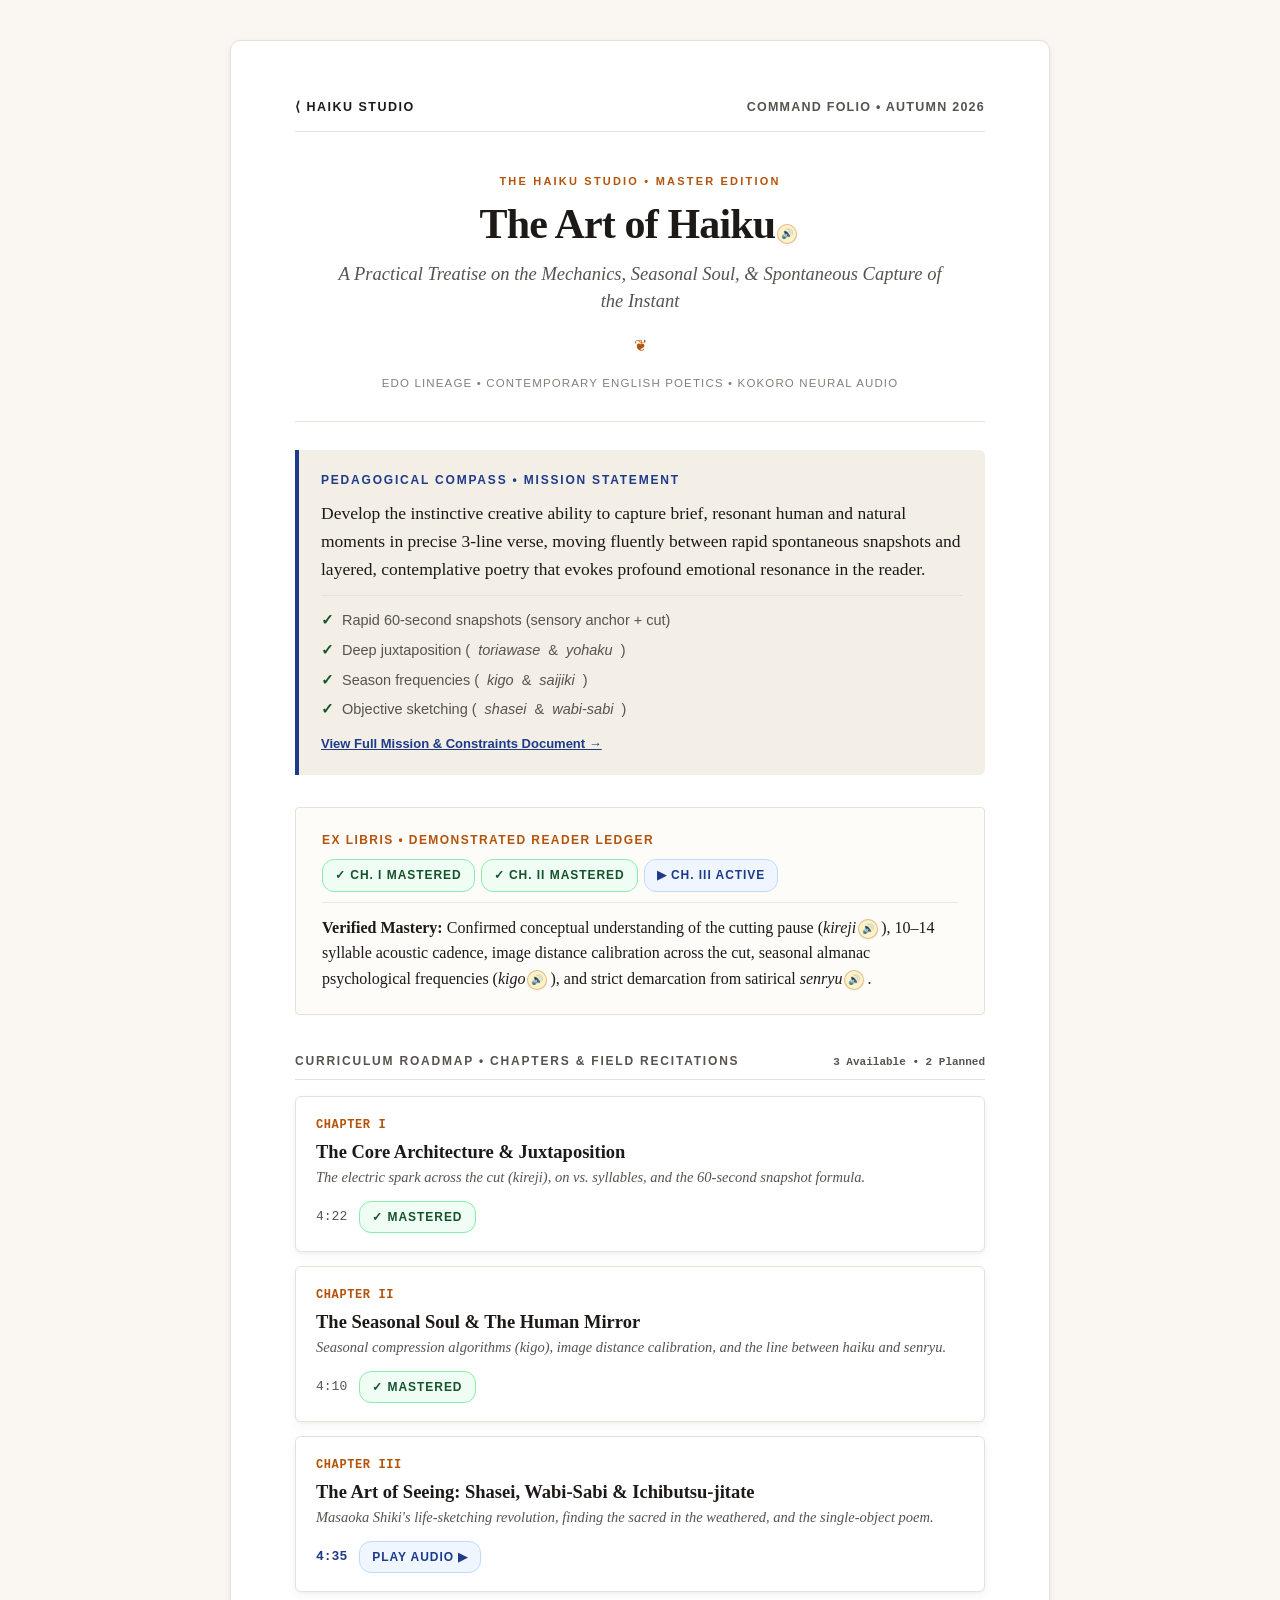
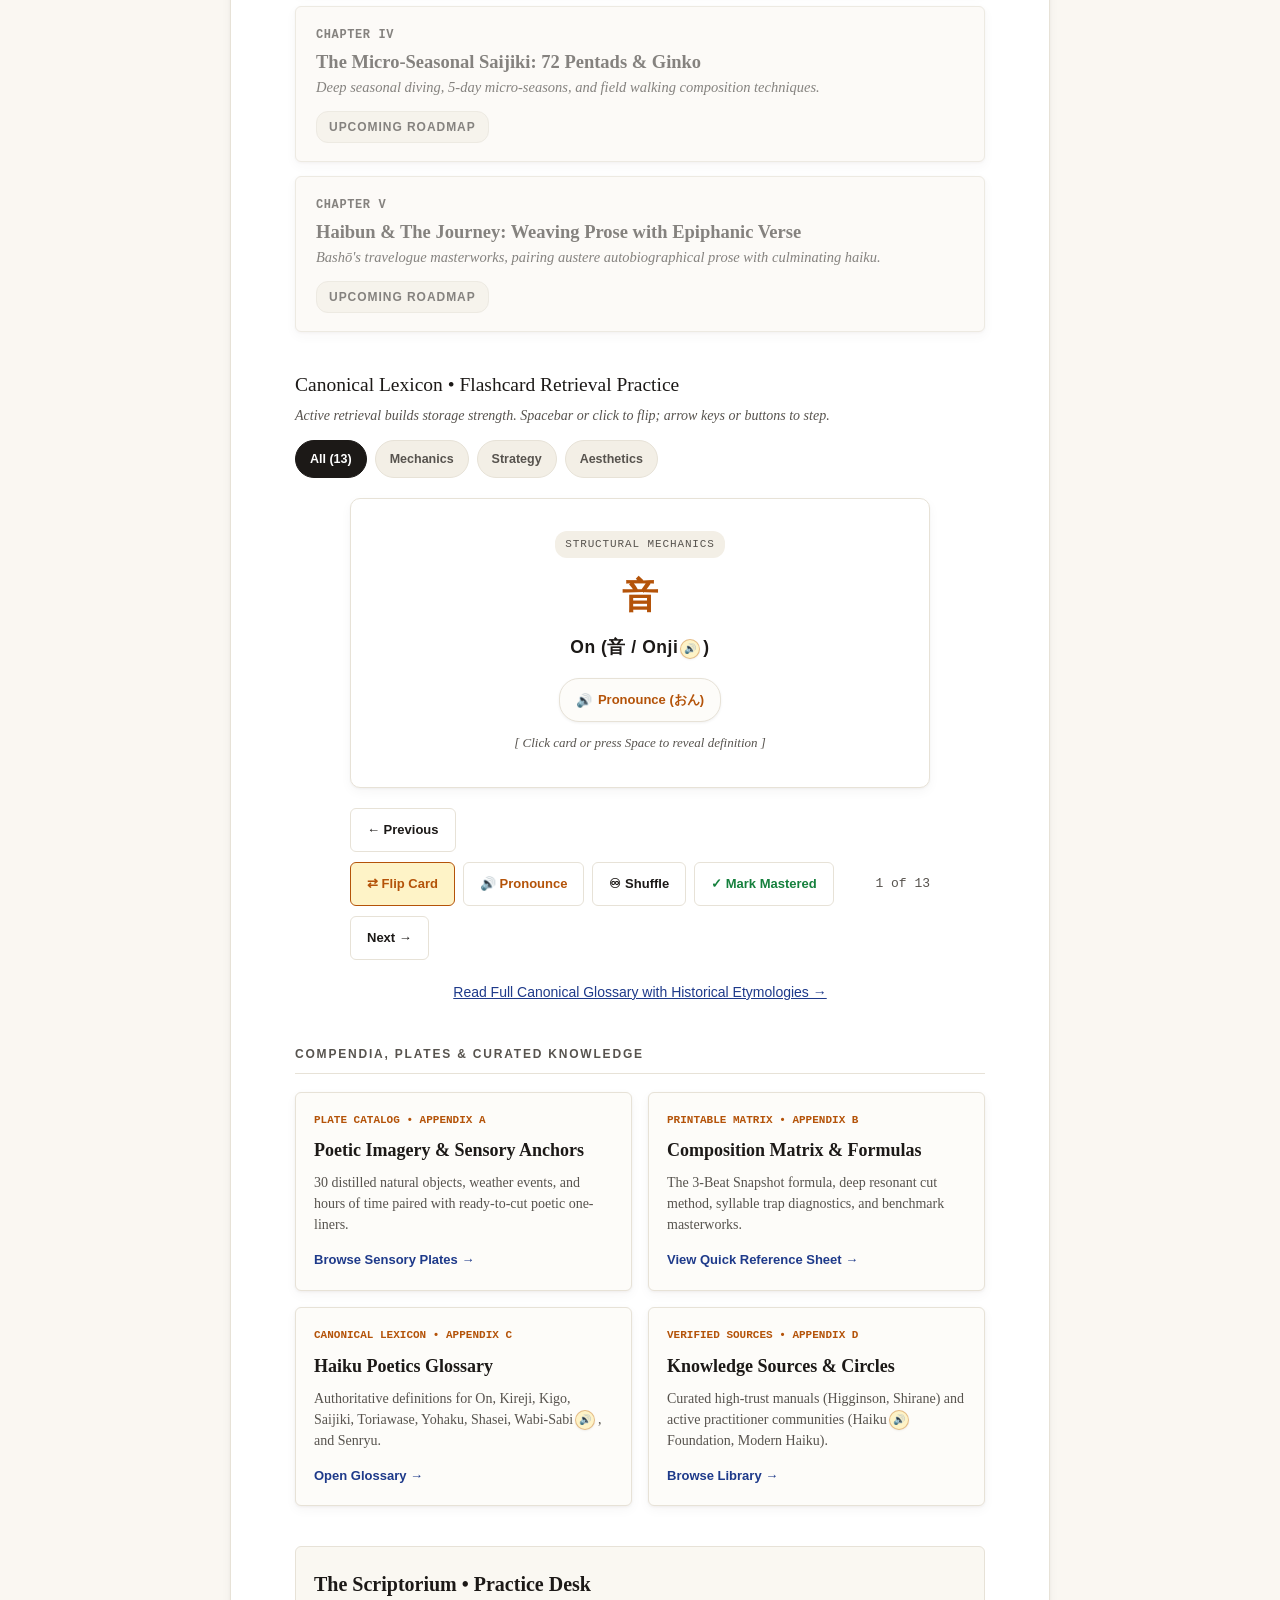
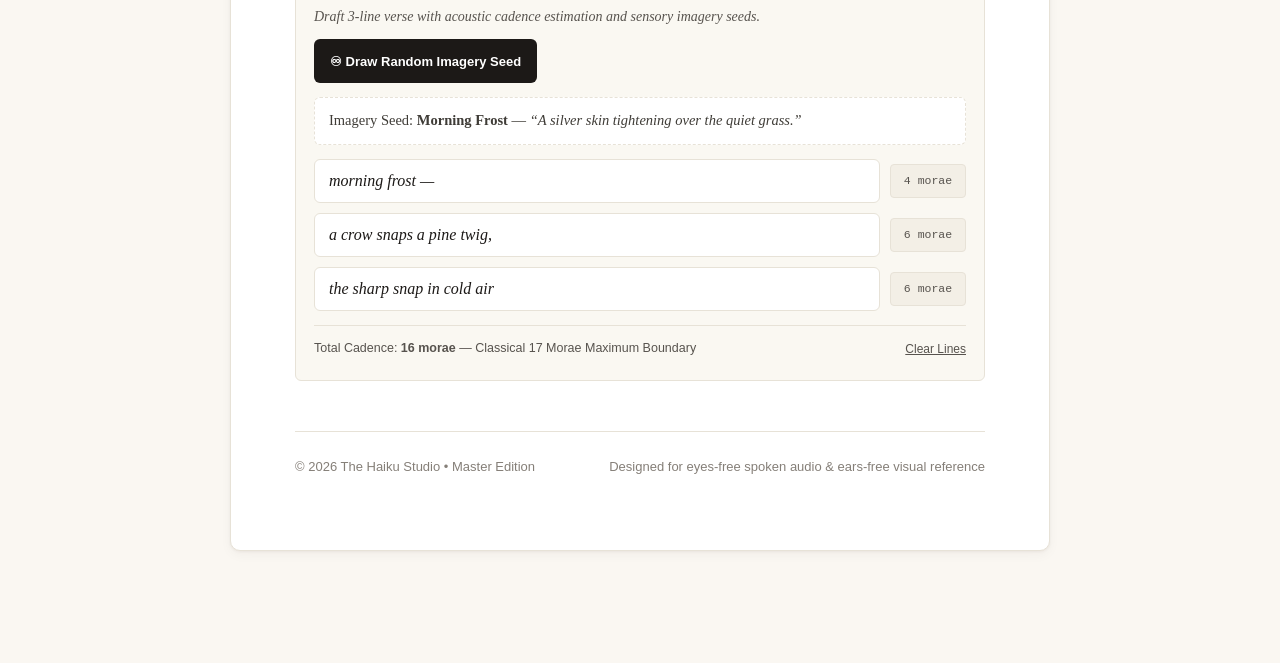
<file: index.html>
<!DOCTYPE html>
<html lang="en">
<head>
  <meta charset="UTF-8">
  <meta name="viewport" content="width=device-width, initial-scale=1.0">
  <title>The Art of Haiku &bull; Central Course Dashboard &bull; Haiku Studio</title>
  <link rel="stylesheet" href="assets/styles.css">
  <style>
    /* Dashboard specific refinements */
    .dashboard-hero {
      text-align: center;
      padding: 16px 0 28px 0;
      border-bottom: 1px solid var(--border-light);
      margin-bottom: 28px;
    }
    .hero-supertitle {
      font-family: var(--font-sans);
      font-size: 11px;
      letter-spacing: 0.2em;
      text-transform: uppercase;
      color: var(--accent-gold);
      font-weight: 700;
      margin-bottom: 10px;
    }
    .hero-title {
      font-family: var(--font-serif);
      font-size: clamp(28px, 6.5vw, 42px);
      font-weight: 700;
      line-height: 1.15;
      letter-spacing: -0.02em;
      color: var(--text-main);
      margin-bottom: 12px;
    }
    .hero-subtitle {
      font-family: var(--font-serif);
      font-size: clamp(16px, 3.5vw, 18.5px);
      font-style: italic;
      color: var(--text-muted);
      max-width: 620px;
      margin: 0 auto 16px auto;
      line-height: 1.5;
    }
    .hero-fleuron {
      color: var(--accent-gold);
      font-size: 16px;
      margin: 14px 0;
    }
    .hero-meta {
      font-family: var(--font-sans);
      font-size: 11.5px;
      letter-spacing: 0.1em;
      text-transform: uppercase;
      color: var(--text-faint);
    }

    /* Mission Compass Callout */
    .mission-compass-card {
      background: var(--bg-subtle);
      border-left: 4px solid var(--accent-blue);
      border-radius: 0 var(--radius-sm) var(--radius-sm) 0;
      padding: 20px 22px;
      margin-bottom: 32px;
    }
    .compass-title {
      font-family: var(--font-sans);
      font-size: 12px;
      letter-spacing: 0.15em;
      text-transform: uppercase;
      font-weight: 700;
      color: var(--accent-blue);
      margin-bottom: 8px;
    }
    .compass-text {
      font-size: clamp(15.5px, 3.2vw, 17.5px);
      line-height: 1.6;
      color: var(--text-main);
      margin-bottom: 12px;
    }
    .compass-milestones {
      display: flex;
      flex-direction: column;
      gap: 8px;
      font-size: 14.5px;
      color: var(--text-muted);
      font-family: var(--font-sans);
      border-top: 1px solid var(--border-light);
      padding-top: 14px;
    }
    .milestone-item {
      display: flex;
      align-items: baseline;
      gap: 8px;
      line-height: 1.5;
    }
    .milestone-icon {
      color: var(--accent-green);
      font-weight: bold;
      flex-shrink: 0;
    }
  </style>
</head>
<body>
  <div class="lesson-container">
    <!-- Running Header (Book Folio Bar) -->
    <nav class="lesson-nav" aria-label="Book Navigation">
      <span style="font-weight: 700; color: var(--text-main); letter-spacing: 0.12em;">&lang; Haiku Studio</span>
      <span class="lesson-index-badge">Command Folio &bull; Autumn 2026</span>
    </nav>

    <!-- Dashboard Hero Header -->
    <header class="dashboard-hero">
      <div class="hero-supertitle">The Haiku Studio &bull; Master Edition</div>
      <h1 class="hero-title">The Art of Haiku</h1>
      <div class="hero-subtitle">
        A Practical Treatise on the Mechanics, Seasonal Soul, &amp; Spontaneous Capture of the Instant
      </div>
      <div class="hero-fleuron">&#10086;</div>
      <div class="hero-meta">Edo Lineage &bull; Contemporary English Poetics &bull; Kokoro Neural Audio</div>
    </header>

    <!-- Mission Compass Callout -->
    <section class="mission-compass-card">
      <div class="compass-title">Pedagogical Compass &bull; Mission Statement</div>
      <div class="compass-text">
        Develop the instinctive creative ability to capture brief, resonant human and natural moments in precise 3-line verse, moving fluently between rapid spontaneous snapshots and layered, contemplative poetry that evokes profound emotional resonance in the reader.
      </div>
      <div class="compass-milestones">
        <div class="milestone-item"><span class="milestone-icon">&#10003;</span> Rapid 60-second snapshots (sensory anchor + cut)</div>
        <div class="milestone-item"><span class="milestone-icon">&#10003;</span> Deep juxtaposition (<em>toriawase</em> &amp; <em>yohaku</em>)</div>
        <div class="milestone-item"><span class="milestone-icon">&#10003;</span> Season frequencies (<em>kigo</em> &amp; <em>saijiki</em>)</div>
        <div class="milestone-item"><span class="milestone-icon">&#10003;</span> Objective sketching (<em>shasei</em> &amp; <em>wabi-sabi</em>)</div>
      </div>
      <div style="margin-top: 12px; font-size: 13px; font-family: var(--font-sans);">
        <a href="mission.html" style="color: var(--accent-blue); text-decoration: underline; font-weight: 600;">View Full Mission &amp; Constraints Document &rarr;</a>
      </div>
    </section>

    <!-- Reader Ledger / Ex Libris -->
    <section class="bookplate-card" style="background: var(--bg-card); border: 1px solid var(--border-light); border-radius: 4px; padding: 22px 26px; margin-bottom: 36px;">
      <div style="display: flex; justify-content: space-between; align-items: center; border-bottom: 1px solid var(--border-fine); padding-bottom: 10px; margin-bottom: 12px; flex-wrap: wrap; gap: 8px;">
        <span style="font-family: var(--font-sans); font-size: 12px; font-weight: 700; text-transform: uppercase; letter-spacing: 0.12em; color: var(--accent-gold);">
          Ex Libris &bull; Demonstrated Reader Ledger
        </span>
        <div style="display: flex; gap: 6px; flex-wrap: wrap;">
          <span class="lic-badge badge-mastered">&#10003; Ch. I Mastered</span>
          <span class="lic-badge badge-mastered">&#10003; Ch. II Mastered</span>
          <span class="lic-badge badge-active">&#9654; Ch. III Active</span>
        </div>
      </div>
      <p style="font-size: 16px; line-height: 1.6; color: var(--text-main); margin-bottom: 0;">
        <strong>Verified Mastery:</strong> Confirmed conceptual understanding of the cutting pause (<em>kireji</em>), 10–14 syllable acoustic cadence, image distance calibration across the cut, seasonal almanac psychological frequencies (<em>kigo</em>), and strict demarcation from satirical <em>senryu</em>.
      </p>
    </section>

    <!-- Curriculum Roadmap (Present & Upcoming Lessons) -->
    <section class="roadmap-section">
      <div class="section-label">
        <span>Curriculum Roadmap &bull; Chapters &amp; Field Recitations</span>
        <span style="font-size: 11px; font-family: var(--font-mono); text-transform: none; letter-spacing: normal;">3 Available &bull; 2 Planned</span>
      </div>

      <div class="lesson-grid">
        <!-- Lesson 0001 -->
        <a href="lessons/0001-mastering-haiku.html" class="lesson-item-card">
          <div class="lic-main">
            <span class="lic-num">Chapter I</span>
            <div>
              <div class="lic-title">The Core Architecture &amp; Juxtaposition</div>
              <div class="lic-desc">The electric spark across the cut (kireji), on vs. syllables, and the 60-second snapshot formula.</div>
            </div>
          </div>
          <div style="display: flex; align-items: center; gap: 12px;">
            <span style="font-family: var(--font-mono); font-size: 13px; color: var(--text-muted);">4:22</span>
            <span class="lic-badge badge-mastered">&#10003; Mastered</span>
          </div>
        </a>

        <!-- Lesson 0002 -->
        <a href="lessons/0002-kigo-and-senryu.html" class="lesson-item-card">
          <div class="lic-main">
            <span class="lic-num">Chapter II</span>
            <div>
              <div class="lic-title">The Seasonal Soul &amp; The Human Mirror</div>
              <div class="lic-desc">Seasonal compression algorithms (kigo), image distance calibration, and the line between haiku and senryu.</div>
            </div>
          </div>
          <div style="display: flex; align-items: center; gap: 12px;">
            <span style="font-family: var(--font-mono); font-size: 13px; color: var(--text-muted);">4:10</span>
            <span class="lic-badge badge-mastered">&#10003; Mastered</span>
          </div>
        </a>

        <!-- Lesson 0003 -->
        <a href="lessons/0003-shasei-and-wabi-sabi.html" class="lesson-item-card">
          <div class="lic-main">
            <span class="lic-num">Chapter III</span>
            <div>
              <div class="lic-title">The Art of Seeing: Shasei, Wabi-Sabi &amp; Ichibutsu-jitate</div>
              <div class="lic-desc">Masaoka Shiki's life-sketching revolution, finding the sacred in the weathered, and the single-object poem.</div>
            </div>
          </div>
          <div style="display: flex; align-items: center; gap: 12px;">
            <span style="font-family: var(--font-mono); font-size: 13px; color: var(--accent-blue); font-weight: 700;">4:35</span>
            <span class="lic-badge badge-active">Play Audio &#9654;</span>
          </div>
        </a>

        <!-- Lesson 0004 (Upcoming) -->
        <div class="lesson-item-card upcoming">
          <div class="lic-main">
            <span class="lic-num" style="color: var(--text-muted);">Chapter IV</span>
            <div>
              <div class="lic-title" style="color: var(--text-muted);">The Micro-Seasonal Saijiki: 72 Pentads &amp; Ginko</div>
              <div class="lic-desc">Deep seasonal diving, 5-day micro-seasons, and field walking composition techniques.</div>
            </div>
          </div>
          <span class="lic-badge badge-upcoming">Upcoming Roadmap</span>
        </div>

        <!-- Lesson 0005 (Upcoming) -->
        <div class="lesson-item-card upcoming">
          <div class="lic-main">
            <span class="lic-num" style="color: var(--text-muted);">Chapter V</span>
            <div>
              <div class="lic-title" style="color: var(--text-muted);">Haibun &amp; The Journey: Weaving Prose with Epiphanic Verse</div>
              <div class="lic-desc">Bashō's travelogue masterworks, pairing austere autobiographical prose with culminating haiku.</div>
            </div>
          </div>
          <span class="lic-badge badge-upcoming">Upcoming Roadmap</span>
        </div>
      </div>
    </section>

    <!-- Canonical Glossary & Interactive Flashcards Practice Deck -->
    <section class="flashcard-section" aria-label="Interactive Vocabulary Retrieval Deck">
      <div class="flashcard-header">
        <div>
          <div class="flashcard-title">Canonical Lexicon &bull; Flashcard Retrieval Practice</div>
          <p style="font-size: 14px; color: var(--text-muted); font-style: italic; margin-top: 2px;">
            Active retrieval builds storage strength. Spacebar or click to flip; arrow keys or buttons to step.
          </p>
        </div>
        <div class="flashcard-category-tabs">
          <button class="fc-tab-btn active" data-cat="all">All (13)</button>
          <button class="fc-tab-btn" data-cat="mechanics">Mechanics</button>
          <button class="fc-tab-btn" data-cat="strategy">Strategy</button>
          <button class="fc-tab-btn" data-cat="aesthetics">Aesthetics</button>
        </div>
      </div>

      <!-- 3D Flipping Flashcard -->
      <div class="flashcard-scene" id="fc-scene" tabindex="0" role="region" aria-label="Flashcard">
        <div class="flashcard-3d" id="fc-card">
          <!-- Card Front -->
          <div class="flashcard-face front">
            <div class="fc-hint-pill" id="fc-front-cat">Structural Mechanics</div>
            <div class="fc-term-kanji" id="fc-front-kanji">音</div>
            <div class="fc-term-romaji" id="fc-front-romaji">On (音 / Onji)</div>
            <div style="margin: 6px 0 10px 0;">
              <button type="button" class="fc-pronounce-btn" id="fc-audio-btn-front" title="Listen to Japanese pronunciation">
                <span class="fc-audio-icon">&#128266;</span> <span id="fc-audio-label-front">Pronounce (おん)</span>
              </button>
            </div>
            <div style="font-size: 13px; color: var(--text-muted); font-style: italic;">[ Click card or press Space to reveal definition ]</div>
          </div>
          <!-- Card Back -->
          <div class="flashcard-face back">
            <div style="display: flex; align-items: center; justify-content: center; gap: 10px; margin-bottom: 8px;">
              <div class="fc-term-romaji" id="fc-back-title" style="margin-bottom: 0;">On (音 / Onji)</div>
              <button type="button" class="fc-pronounce-btn mini" id="fc-audio-btn-back" title="Listen to Japanese pronunciation">
                <span class="fc-audio-icon">&#128266;</span> <span id="fc-audio-label-back">おん</span>
              </button>
            </div>
            <div class="fc-definition-text" id="fc-back-def">
              A Japanese phonetic time unit (mora) that measures acoustic duration. A single English syllable typically contains 1.5 to 2 Japanese on.
            </div>
            <div>
              <span class="fc-avoid-pill" id="fc-back-avoid">Avoid: Syllables, beats, word count</span>
            </div>
          </div>
        </div>
      </div>

      <!-- Controls Row -->
      <div class="flashcard-controls-row">
        <button id="fc-prev-btn" class="fc-btn">&larr; Previous</button>
        <div style="display: flex; gap: 8px; align-items: center; flex-wrap: wrap;">
          <button id="fc-flip-btn" class="fc-btn" style="background: var(--accent-gold-light); border-color: var(--accent-gold); color: var(--accent-gold); font-weight: 700;">&#8644; Flip Card</button>
          <button id="fc-audio-btn-ctrl" class="fc-btn" style="color: var(--accent-gold); font-weight: 600;" title="Listen to pronunciation (Key: P)">&#128266; Pronounce</button>
          <button id="fc-shuffle-btn" class="fc-btn">&#9854; Shuffle</button>
          <button id="fc-master-btn" class="fc-btn" style="color: var(--accent-green);">&#10003; Mark Mastered</button>
        </div>
        <div class="fc-counter-badge" id="fc-counter">1 of 13</div>
        <button id="fc-next-btn" class="fc-btn">Next &rarr;</button>
      </div>

      <!-- Link to Complete Glossary -->
      <div style="text-align: center; margin-top: 20px; font-size: 14px; font-family: var(--font-sans);">
        <a href="glossary.html" style="color: var(--accent-blue); text-decoration: underline;">Read Full Canonical Glossary with Historical Etymologies &rarr;</a>
      </div>
    </section>

    <!-- Compendia & Reference Sheets Surfacing -->
    <section style="margin: 40px 0;">
      <div class="section-label">Compendia, Plates &amp; Curated Knowledge</div>

      <div class="compendia-grid">
        <a href="reference/poetic-imagery-cheatsheet.html" class="compendium-card">
          <div>
            <div class="comp-badge">Plate Catalog &bull; Appendix A</div>
            <div class="comp-title">Poetic Imagery &amp; Sensory Anchors</div>
            <div class="comp-desc">30 distilled natural objects, weather events, and hours of time paired with ready-to-cut poetic one-liners.</div>
          </div>
          <div style="margin-top: 14px; font-family: var(--font-sans); font-size: 13px; color: var(--accent-blue); font-weight: 600;">
            Browse Sensory Plates &rarr;
          </div>
        </a>

        <a href="reference/haiku-quick-reference.html" class="compendium-card">
          <div>
            <div class="comp-badge">Printable Matrix &bull; Appendix B</div>
            <div class="comp-title">Composition Matrix &amp; Formulas</div>
            <div class="comp-desc">The 3-Beat Snapshot formula, deep resonant cut method, syllable trap diagnostics, and benchmark masterworks.</div>
          </div>
          <div style="margin-top: 14px; font-family: var(--font-sans); font-size: 13px; color: var(--accent-blue); font-weight: 600;">
            View Quick Reference Sheet &rarr;
          </div>
        </a>

        <a href="glossary.html" class="compendium-card">
          <div>
            <div class="comp-badge">Canonical Lexicon &bull; Appendix C</div>
            <div class="comp-title">Haiku Poetics Glossary</div>
            <div class="comp-desc">Authoritative definitions for On, Kireji, Kigo, Saijiki, Toriawase, Yohaku, Shasei, Wabi-Sabi, and Senryu.</div>
          </div>
          <div style="margin-top: 14px; font-family: var(--font-sans); font-size: 13px; color: var(--accent-blue); font-weight: 600;">
            Open Glossary &rarr;
          </div>
        </a>

        <a href="resources.html" class="compendium-card">
          <div>
            <div class="comp-badge">Verified Sources &bull; Appendix D</div>
            <div class="comp-title">Knowledge Sources &amp; Circles</div>
            <div class="comp-desc">Curated high-trust manuals (Higginson, Shirane) and active practitioner communities (Haiku Foundation, Modern Haiku).</div>
          </div>
          <div style="margin-top: 14px; font-family: var(--font-sans); font-size: 13px; color: var(--accent-blue); font-weight: 600;">
            Browse Library &rarr;
          </div>
        </a>
      </div>
    </section>

    <!-- The Scriptorium (Haiku Drafting Desk) -->
    <section class="scriptorium" aria-label="Interactive Haiku Drafting Desk">
      <div style="display: flex; justify-content: space-between; align-items: baseline; flex-wrap: wrap; gap: 10px;">
        <div>
          <div class="scriptorium-title">The Scriptorium &bull; Practice Desk</div>
          <p style="font-size: 14px; color: var(--text-muted); font-style: italic; margin-top: 2px;">
            Draft 3-line verse with acoustic cadence estimation and sensory imagery seeds.
          </p>
        </div>
        <button id="desk-prompt-btn" class="book-btn">&#9854; Draw Random Imagery Seed</button>
      </div>

      <div id="desk-prompt-box" class="prompt-banner">
        Imagery Seed: <strong>Morning Frost</strong> &mdash; <em>&ldquo;A silver skin tightening over the quiet grass.&rdquo;</em>
      </div>

      <div>
        <div class="line-row">
          <input type="text" id="desk-l1" class="verse-input" placeholder="Line 1: Anchor &mdash; Where or When" value="morning frost &mdash;">
          <div id="desk-s1" class="meter-pill">3 morae</div>
        </div>
        <div class="line-row">
          <input type="text" id="desk-l2" class="verse-input" placeholder="Line 2: Movement &mdash; What Occurs" value="a crow snaps a pine twig,">
          <div id="desk-s2" class="meter-pill">6 morae</div>
        </div>
        <div class="line-row">
          <input type="text" id="desk-l3" class="verse-input" placeholder="Line 3: Echo &mdash; What Lingers" value="the sharp snap in cold air">
          <div id="desk-s3" class="meter-pill">6 morae</div>
        </div>
      </div>

      <div class="scriptorium-footer">
        <span id="desk-total-meter">Total Cadence: <strong>15 morae (12 syllables)</strong> &mdash; Balanced breath</span>
        <button id="desk-clear-btn" style="background: transparent; border: none; color: var(--text-muted); text-decoration: underline; cursor: pointer; font-size: 12px;">Clear Lines</button>
      </div>
    </section>

    <!-- Running Footer -->
    <footer style="margin-top: 50px; padding-top: 24px; border-top: 1px solid var(--border-light); display: flex; justify-content: space-between; align-items: center; font-family: var(--font-sans); font-size: 13px; color: var(--text-faint); flex-wrap: wrap; gap: 12px;">
      <div>&copy; 2026 The Haiku Studio &bull; Master Edition</div>
      <div>Designed for eyes-free spoken audio &amp; ears-free visual reference</div>
    </footer>
  </div>

  <!-- Scriptorium & Flashcard Logic -->
  <script>
  (function() {
    // --- Glossary Flashcards Data ---
    const termsData = [
      { id: "on", kanji: "音", hiragana: "おん", romaji: "On (音 / Onji)", audio: "assets/audio/words/on.m4a", cat: "mechanics", catLabel: "Structural Mechanics", def: "A Japanese phonetic time unit (mora) that measures acoustic duration. A single English syllable typically contains 1.5 to 2 Japanese on.", avoid: "Syllables, beats, word count" },
      { id: "kireji", kanji: "切れ字", hiragana: "きれじ", romaji: "Kireji (切れ字)", audio: "assets/audio/words/kireji.m4a", cat: "mechanics", catLabel: "Structural Mechanics", def: "A structural 'cutting word' (or in English, a dash, colon, ellipsis, or line break) that bisects the poem into two distinct syntactic and perceptual planes.", avoid: "Punctuation mark, pause button" },
      { id: "kigo", kanji: "季語", hiragana: "きご", romaji: "Kigo (季語)", audio: "assets/audio/words/kigo.m4a", cat: "mechanics", catLabel: "Structural Mechanics", def: "A designated seasonal word or phrase that anchors the poem in an ecological calendar and invokes shared cultural memory.", avoid: "Weather word, nature tag" },
      { id: "saijiki", kanji: "歳時記", hiragana: "さいじき", romaji: "Saijiki (歳時記)", audio: "assets/audio/words/saijiki.m4a", cat: "mechanics", catLabel: "Structural Mechanics", def: "An organized compendium or almanac of recognized kigo, indexed by the four traditional seasons plus the New Year.", avoid: "Haiku dictionary, rhyming dictionary" },
      { id: "teikei", kanji: "定型", hiragana: "ていけい", romaji: "Teikei (定型)", audio: "assets/audio/words/teikei.m4a", cat: "mechanics", catLabel: "Structural Mechanics", def: "The traditional fixed formal pattern of 5-7-5 phonetic units (on). Modern English haiku prioritizes 10–14 syllables.", avoid: "Haiku meter, rigid rule" },
      { id: "toriawase", kanji: "取り合わせ", hiragana: "とりあわせ", romaji: "Toriawase (取り合わせ)", audio: "assets/audio/words/toriawase.m4a", cat: "strategy", catLabel: "Compositional Strategy", def: "The juxtaposition of two disparate, independent sensory images that create a cognitive spark or third unwritten meaning across the kireji.", avoid: "Contrast, collage, comparison" },
      { id: "ichibutsu-jitate", kanji: "一物仕立て", hiragana: "いちぶつじたて", romaji: "Ichibutsu-jitate (一物仕立て)", audio: "assets/audio/words/ichibutsu-jitate.m4a", cat: "strategy", catLabel: "Compositional Strategy", def: "A 'one-thing composition' focusing entirely on a single subject across its internal transformation without an overt juxtaposition.", avoid: "Single-topic poem, flat description" },
      { id: "yohaku", kanji: "余白", hiragana: "よはく", romaji: "Yohaku (余白)", audio: "assets/audio/words/yohaku.m4a", cat: "strategy", catLabel: "Compositional Strategy", def: "The pregnant 'empty white space' or unspoken resonance left behind for the reader's imagination to complete.", avoid: "Blank space, vagueness, ambiguity" },
      { id: "shasei", kanji: "写生", hiragana: "しゃせい", romaji: "Shasei (写生)", audio: "assets/audio/words/shasei.m4a", cat: "strategy", catLabel: "Compositional Strategy", def: "Sketching directly from life; objective observation of empirical sensory phenomena without emotional editorializing or poetic embellishment.", avoid: "Realistic writing, nature journaling" },
      { id: "mono-no-aware", kanji: "物の哀れ", hiragana: "もののあわれ", romaji: "Mono no aware (物の哀れ)", audio: "assets/audio/words/mono-no-aware.m4a", cat: "aesthetics", catLabel: "Aesthetic Sensibility", def: "A poignant, gentle awareness of the transience and impermanence of all worldly things.", avoid: "Sadness, depression, nostalgia" },
      { id: "wabi-sabi", kanji: "侘寂", hiragana: "わびさび", romaji: "Wabi-sabi (侘寂)", audio: "assets/audio/words/wabi-sabi.m4a", cat: "aesthetics", catLabel: "Aesthetic Sensibility", def: "An aesthetic celebrating rustic simplicity, quiet austerity, imperfection, and the natural patina of time.", avoid: "Vintage vibe, rustic chic" },
      { id: "karumi", kanji: "軽み", hiragana: "かるみ", romaji: "Karumi (軽み)", audio: "assets/audio/words/karumi.m4a", cat: "aesthetics", catLabel: "Aesthetic Sensibility", def: "A quality of lightness, casualness, and unforced ease championed by Bashō in his late years.", avoid: "Triviality, silliness, fluff" },
      { id: "senryu", kanji: "川柳", hiragana: "せんりゅう", romaji: "Senryu (川柳)", audio: "assets/audio/words/senryu.m4a", cat: "aesthetics", catLabel: "Aesthetic Sensibility", def: "A 3-line poetic form identical in structure to haiku, but centered on human foibles, irony, humor, and domestic absurdity rather than nature or season.", avoid: "Funny haiku, satirical poem" }
    ];

    let currentCat = "all";
    let activeDeck = [...termsData];
    let currentIndex = 0;
    let isFlipped = false;
    const masteredIds = new Set();
    let currentWordAudio = null;

    const cardEl = document.getElementById("fc-card");
    const frontCatEl = document.getElementById("fc-front-cat");
    const frontKanjiEl = document.getElementById("fc-front-kanji");
    const frontRomajiEl = document.getElementById("fc-front-romaji");
    const frontAudioLabel = document.getElementById("fc-audio-label-front");
    const backTitleEl = document.getElementById("fc-back-title");
    const backAudioLabel = document.getElementById("fc-audio-label-back");
    const backDefEl = document.getElementById("fc-back-def");
    const backAvoidEl = document.getElementById("fc-back-avoid");
    const counterEl = document.getElementById("fc-counter");
    const sceneEl = document.getElementById("fc-scene");

    function stopWordAudio() {
      if (currentWordAudio) {
        currentWordAudio.pause();
        currentWordAudio.currentTime = 0;
        currentWordAudio = null;
      }
      [
        document.getElementById("fc-audio-btn-front"),
        document.getElementById("fc-audio-btn-back"),
        document.getElementById("fc-audio-btn-ctrl")
      ].forEach(b => { if (b) b.classList.remove("playing"); });
    }

    function playWordAudio(e) {
      if (e) {
        e.stopPropagation();
      }
      const t = activeDeck[currentIndex];
      if (!t || !t.audio) return;

      stopWordAudio();

      const audio = new Audio(t.audio);
      currentWordAudio = audio;

      const btns = [
        document.getElementById("fc-audio-btn-front"),
        document.getElementById("fc-audio-btn-back"),
        document.getElementById("fc-audio-btn-ctrl")
      ].filter(Boolean);

      btns.forEach(b => b.classList.add("playing"));

      audio.onended = () => {
        btns.forEach(b => b.classList.remove("playing"));
        currentWordAudio = null;
      };
      audio.onerror = () => {
        btns.forEach(b => b.classList.remove("playing"));
        currentWordAudio = null;
      };

      audio.play().catch(() => {
        btns.forEach(b => b.classList.remove("playing"));
      });
    }

    function renderCard() {
      if (activeDeck.length === 0) return;
      stopWordAudio();
      const t = activeDeck[currentIndex];
      isFlipped = false;
      cardEl.classList.remove("is-flipped");

      frontCatEl.textContent = t.catLabel;
      frontKanjiEl.textContent = t.kanji;
      frontRomajiEl.textContent = t.romaji;
      if (frontAudioLabel) frontAudioLabel.textContent = `Pronounce (${t.hiragana})`;

      backTitleEl.textContent = t.romaji;
      if (backAudioLabel) backAudioLabel.textContent = t.hiragana;
      backDefEl.textContent = t.def;
      backAvoidEl.textContent = "Avoid: " + t.avoid;

      const isMastered = masteredIds.has(t.id);
      counterEl.textContent = `${currentIndex + 1} of ${activeDeck.length} ${isMastered ? "★" : ""}`;
      const masterBtn = document.getElementById("fc-master-btn");
      if (masterBtn) {
        masterBtn.textContent = isMastered ? "★ Mastered" : "✓ Mark Mastered";
        masterBtn.style.color = isMastered ? "#b45309" : "#15803d";
      }
    }

    function toggleFlip() {
      isFlipped = !isFlipped;
      cardEl.classList.toggle("is-flipped", isFlipped);
    }

    function nextCard() {
      if (activeDeck.length === 0) return;
      currentIndex = (currentIndex + 1) % activeDeck.length;
      renderCard();
    }

    function prevCard() {
      if (activeDeck.length === 0) return;
      currentIndex = (currentIndex - 1 + activeDeck.length) % activeDeck.length;
      renderCard();
    }

    function shuffleDeck() {
      for (let i = activeDeck.length - 1; i > 0; i--) {
        const j = Math.floor(Math.random() * (i + 1));
        [activeDeck[i], activeDeck[j]] = [activeDeck[j], activeDeck[i]];
      }
      currentIndex = 0;
      renderCard();
    }

    // Category tabs
    document.querySelectorAll(".fc-tab-btn").forEach(btn => {
      btn.addEventListener("click", () => {
        document.querySelectorAll(".fc-tab-btn").forEach(b => b.classList.remove("active"));
        btn.classList.add("active");
        currentCat = btn.getAttribute("data-cat");
        if (currentCat === "all") {
          activeDeck = [...termsData];
        } else {
          activeDeck = termsData.filter(t => t.cat === currentCat);
        }
        currentIndex = 0;
        renderCard();
      });
    });

    document.getElementById("fc-flip-btn").addEventListener("click", toggleFlip);
    cardEl.addEventListener("click", toggleFlip);
    document.getElementById("fc-next-btn").addEventListener("click", nextCard);
    document.getElementById("fc-prev-btn").addEventListener("click", prevCard);
    document.getElementById("fc-shuffle-btn").addEventListener("click", shuffleDeck);

    // Audio pronunciation button listeners (with stopPropagation)
    const audioBtnFront = document.getElementById("fc-audio-btn-front");
    if (audioBtnFront) audioBtnFront.addEventListener("click", playWordAudio);
    const audioBtnBack = document.getElementById("fc-audio-btn-back");
    if (audioBtnBack) audioBtnBack.addEventListener("click", playWordAudio);
    const audioBtnCtrl = document.getElementById("fc-audio-btn-ctrl");
    if (audioBtnCtrl) audioBtnCtrl.addEventListener("click", playWordAudio);

    document.getElementById("fc-master-btn").addEventListener("click", () => {
      const t = activeDeck[currentIndex];
      if (masteredIds.has(t.id)) {
        masteredIds.delete(t.id);
      } else {
        masteredIds.add(t.id);
      }
      renderCard();
    });

    // Keyboard support: Space to flip, Arrow keys to navigate, P to pronounce
    window.addEventListener("keydown", (e) => {
      if (e.target.tagName === "INPUT" || e.target.tagName === "TEXTAREA") return;
      if (e.code === "Space") {
        e.preventDefault();
        toggleFlip();
      } else if (e.code === "ArrowRight") {
        nextCard();
      } else if (e.code === "ArrowLeft") {
        prevCard();
      } else if (e.code === "KeyP") {
        e.preventDefault();
        playWordAudio();
      }
    });

    renderCard();

    // --- Scriptorium Morae Counting & Seeds ---
    const seeds = [
      { anchor: "Morning Frost", line: "A silver skin tightening over the quiet grass." },
      { anchor: "Persimmon", line: "Heavy orange lanterns bowing bare November boughs." },
      { anchor: "Temple Bell", line: "Cold bronze waiting for the strike of midnight snow." },
      { anchor: "Cicada Husk", line: "Amber armor clinging to pine bark, hollowed by sun." },
      { anchor: "River Eddy", line: "A dry birch leaf spinning until it strikes the sunken stone." },
      { anchor: "Peeling Paint", line: "Sun-bleached cedar shingles drinking the autumn drizzle." }
    ];

    function estimateMorae(text) {
      if (!text || !text.trim()) return 0;
      const clean = text.toLowerCase().replace(/[^a-z0-9\s]/g, " ").trim();
      if (!clean) return 0;
      const words = clean.split(/\s+/);
      let count = 0;
      for (const w of words) {
        if (!w) continue;
        const matches = w.match(/[aeiouy]{1,2}/g);
        let s = matches ? matches.length : 1;
        if (w.length > 2 && w.endsWith("e") && !w.endsWith("le") && !w.endsWith("ee")) {
          s = Math.max(1, s - 1);
        }
        count += Math.round(s * 1.25);
      }
      return Math.max(1, count);
    }

    function updateDesk() {
      const l1 = document.getElementById("desk-l1").value;
      const l2 = document.getElementById("desk-l2").value;
      const l3 = document.getElementById("desk-l3").value;

      const m1 = estimateMorae(l1);
      const m2 = estimateMorae(l2);
      const m3 = estimateMorae(l3);

      document.getElementById("desk-s1").textContent = m1 ? m1 + " morae" : "—";
      document.getElementById("desk-s2").textContent = m2 ? m2 + " morae" : "—";
      document.getElementById("desk-s3").textContent = m3 ? m3 + " morae" : "—";

      const total = m1 + m2 + m3;
      let cadenceTag = "Drafting...";
      if (total >= 10 && total <= 14) {
        cadenceTag = "Optimal English Haiku Cadence (Single Breath)";
      } else if (total > 0 && total < 10) {
        cadenceTag = "Minimalist / Sparse Cadence";
      } else if (total > 14 && total <= 17) {
        cadenceTag = "Classical 17 Morae Maximum Boundary";
      } else if (total > 17) {
        cadenceTag = "Exceeds Classical Bounds (Check for filler words)";
      }
      document.getElementById("desk-total-meter").innerHTML = `Total Cadence: <strong>${total} morae</strong> &mdash; ${cadenceTag}`;
    }

    ["desk-l1", "desk-l2", "desk-l3"].forEach(id => {
      document.getElementById(id).addEventListener("input", updateDesk);
    });

    document.getElementById("desk-prompt-btn").addEventListener("click", () => {
      const r = seeds[Math.floor(Math.random() * seeds.length)];
      document.getElementById("desk-prompt-box").innerHTML = `Imagery Seed: <strong>${r.anchor}</strong> &mdash; <em>&ldquo;${r.line}&rdquo;</em>`;
    });

    document.getElementById("desk-clear-btn").addEventListener("click", () => {
      document.getElementById("desk-l1").value = "";
      document.getElementById("desk-l2").value = "";
      document.getElementById("desk-l3").value = "";
      updateDesk();
    });

    updateDesk();
  })();
  </script>
  <script src="assets/pronounce.js"></script>
</body>
</html>
</file>
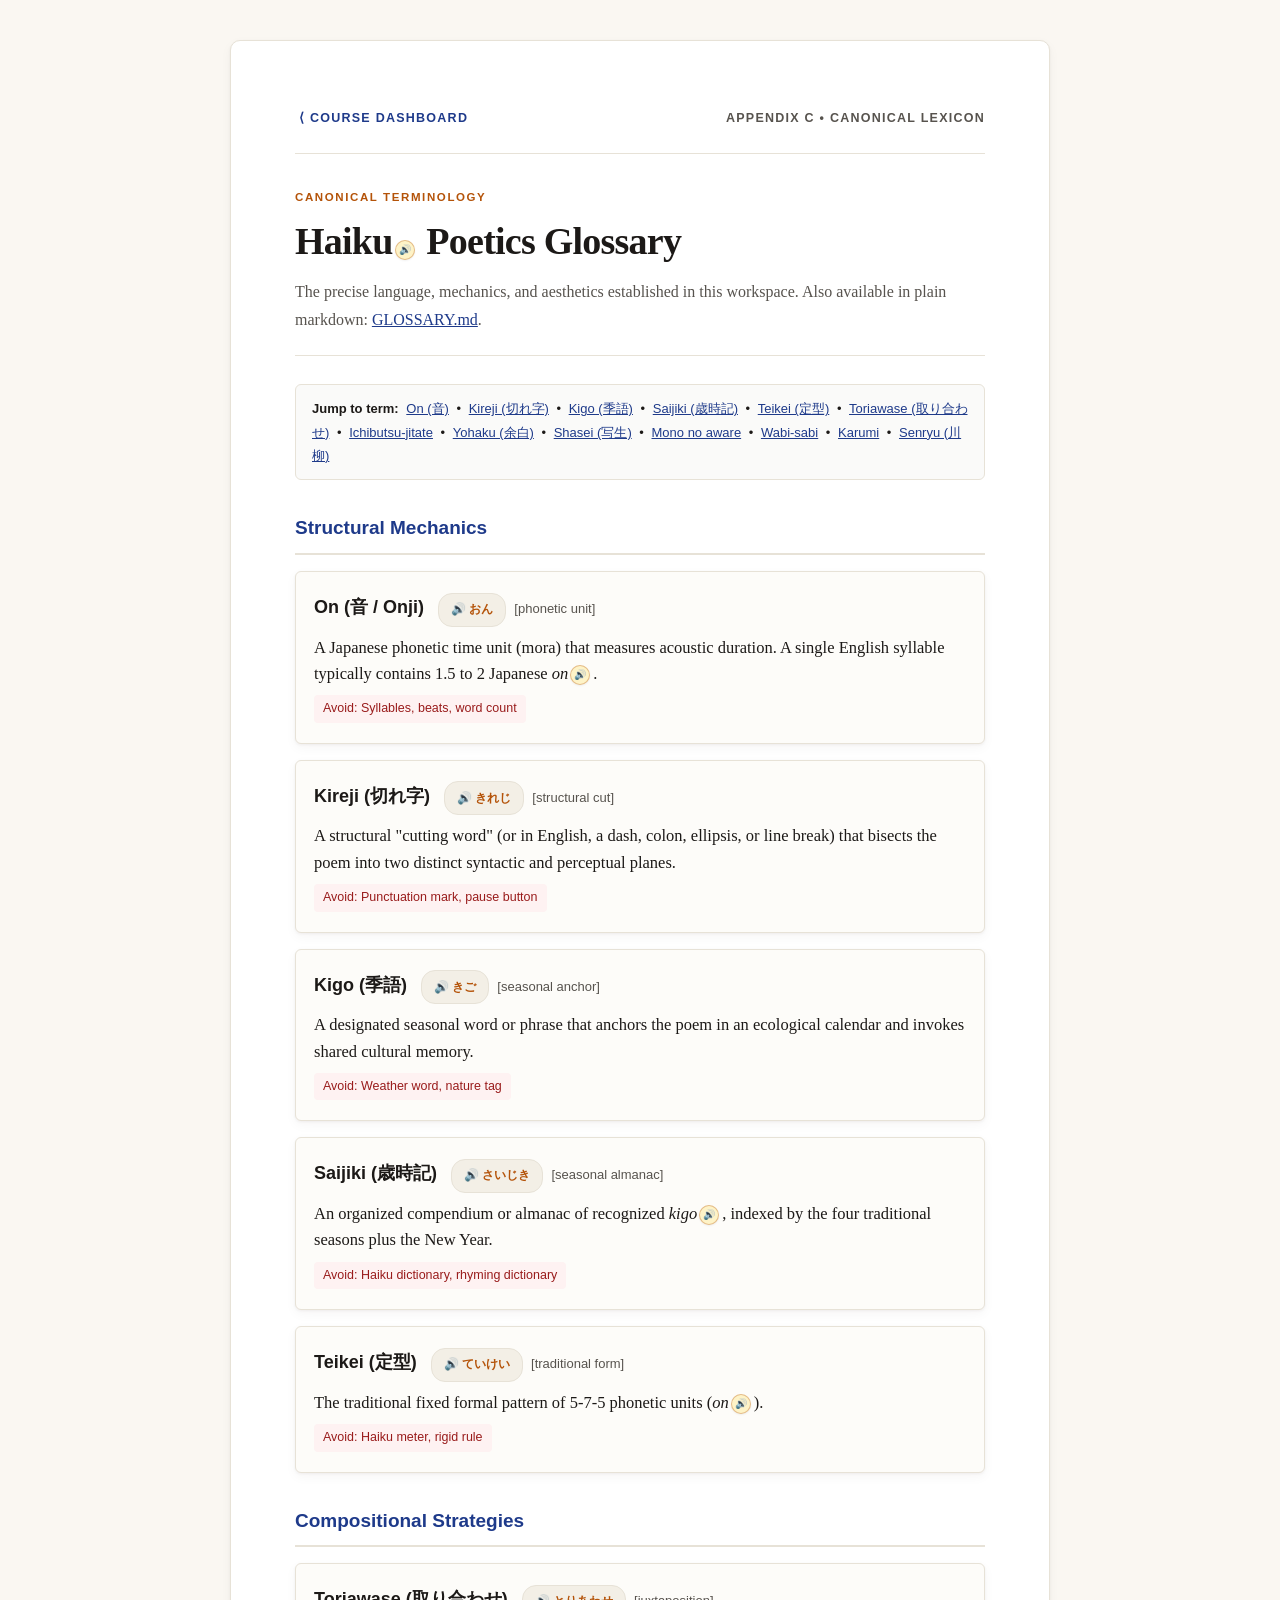
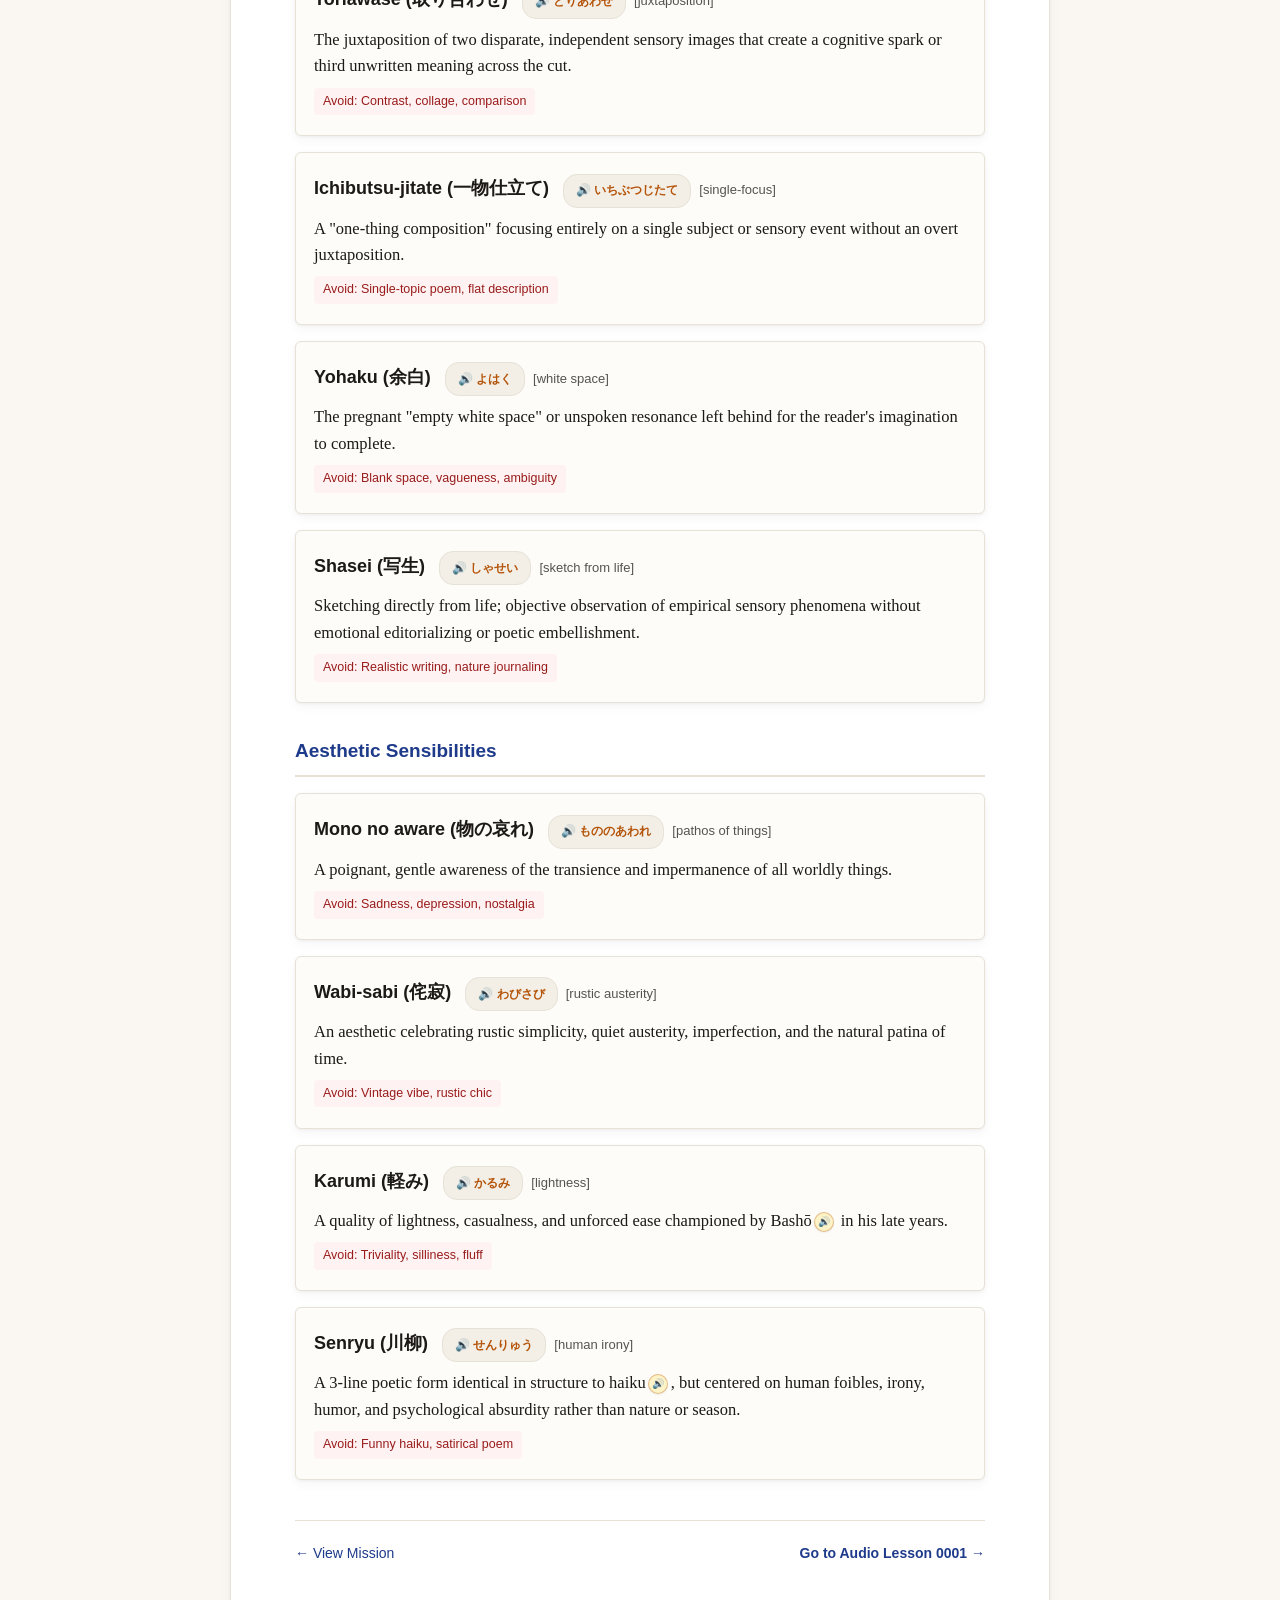
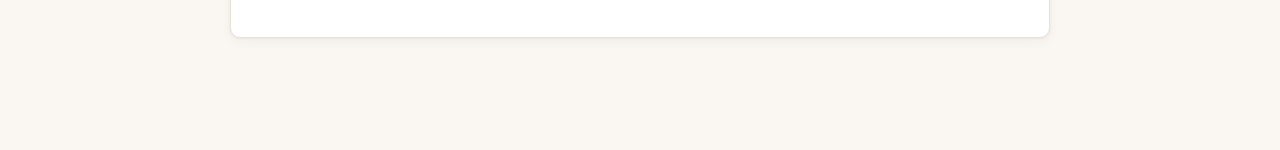
<file: glossary.html>
<!DOCTYPE html>
<html lang="en">
<head>
  <meta charset="UTF-8">
  <meta name="viewport" content="width=device-width, initial-scale=1.0">
  <title>Haiku Glossary &bull; Canonical Terminology</title>
  <link rel="stylesheet" href="assets/styles.css">
</head>
<body>
  <div class="lesson-container">
    <!-- Running Header (Book Folio Bar) -->
    <nav class="lesson-nav" aria-label="Book Navigation">
      <a href="index.html" class="dashboard-link">&lang; Course Dashboard</a>
      <span class="lesson-index-badge">Appendix C &bull; Canonical Lexicon</span>
    </nav>

    <!-- Header -->
    <header class="lesson-header">
      <div class="lesson-badge">Canonical Terminology</div>
      <h1 class="lesson-title">Haiku Poetics Glossary</h1>
      <p style="color: var(--text-muted); font-size: 16px;">
        The precise language, mechanics, and aesthetics established in this workspace. Also available in plain markdown: <a href="GLOSSARY.md" style="color: var(--accent-blue);">GLOSSARY.md</a>.
      </p>
    </header>

    <!-- Quick Index Bar -->
    <div style="background: #fafaf9; border: 1px solid var(--border-light); border-radius: 6px; padding: 12px 16px; margin-bottom: 24px; font-family: var(--font-sans); font-size: 13px; line-height: 1.8;">
      <strong>Jump to term:</strong>
      <a href="#on" style="color: var(--accent-blue); margin: 0 4px;">On (音)</a> &bull;
      <a href="#kireji" style="color: var(--accent-blue); margin: 0 4px;">Kireji (切れ字)</a> &bull;
      <a href="#kigo" style="color: var(--accent-blue); margin: 0 4px;">Kigo (季語)</a> &bull;
      <a href="#saijiki" style="color: var(--accent-blue); margin: 0 4px;">Saijiki (歳時記)</a> &bull;
      <a href="#teikei" style="color: var(--accent-blue); margin: 0 4px;">Teikei (定型)</a> &bull;
      <a href="#toriawase" style="color: var(--accent-blue); margin: 0 4px;">Toriawase (取り合わせ)</a> &bull;
      <a href="#ichibutsu-jitate" style="color: var(--accent-blue); margin: 0 4px;">Ichibutsu-jitate</a> &bull;
      <a href="#yohaku" style="color: var(--accent-blue); margin: 0 4px;">Yohaku (余白)</a> &bull;
      <a href="#shasei" style="color: var(--accent-blue); margin: 0 4px;">Shasei (写生)</a> &bull;
      <a href="#mono-no-aware" style="color: var(--accent-blue); margin: 0 4px;">Mono no aware</a> &bull;
      <a href="#wabi-sabi" style="color: var(--accent-blue); margin: 0 4px;">Wabi-sabi</a> &bull;
      <a href="#karumi" style="color: var(--accent-blue); margin: 0 4px;">Karumi</a> &bull;
      <a href="#senryu" style="color: var(--accent-blue); margin: 0 4px;">Senryu (川柳)</a>
    </div>

    <!-- Section: Structural Mechanics -->
    <h2 class="category-heading">Structural Mechanics</h2>

    <article id="on" class="term-card">
      <div class="term-title">
        <span>On (音 / Onji)</span>
        <button type="button" class="term-audio-btn" data-audio="assets/audio/words/on.m4a" title="Listen to pronunciation: おん">&#128266; おん</button>
        <span style="font-size: 13px; color: var(--text-muted); font-weight: normal;">[phonetic unit]</span>
      </div>
      <div class="term-definition">
        A Japanese phonetic time unit (mora) that measures acoustic duration. A single English syllable typically contains 1.5 to 2 Japanese <em>on</em>.
      </div>
      <div class="term-avoid">Avoid: Syllables, beats, word count</div>
    </article>

    <article id="kireji" class="term-card">
      <div class="term-title">
        <span>Kireji (切れ字)</span>
        <button type="button" class="term-audio-btn" data-audio="assets/audio/words/kireji.m4a" title="Listen to pronunciation: きれじ">&#128266; きれじ</button>
        <span style="font-size: 13px; color: var(--text-muted); font-weight: normal;">[structural cut]</span>
      </div>
      <div class="term-definition">
        A structural "cutting word" (or in English, a dash, colon, ellipsis, or line break) that bisects the poem into two distinct syntactic and perceptual planes.
      </div>
      <div class="term-avoid">Avoid: Punctuation mark, pause button</div>
    </article>

    <article id="kigo" class="term-card">
      <div class="term-title">
        <span>Kigo (季語)</span>
        <button type="button" class="term-audio-btn" data-audio="assets/audio/words/kigo.m4a" title="Listen to pronunciation: きご">&#128266; きご</button>
        <span style="font-size: 13px; color: var(--text-muted); font-weight: normal;">[seasonal anchor]</span>
      </div>
      <div class="term-definition">
        A designated seasonal word or phrase that anchors the poem in an ecological calendar and invokes shared cultural memory.
      </div>
      <div class="term-avoid">Avoid: Weather word, nature tag</div>
    </article>

    <article id="saijiki" class="term-card">
      <div class="term-title">
        <span>Saijiki (歳時記)</span>
        <button type="button" class="term-audio-btn" data-audio="assets/audio/words/saijiki.m4a" title="Listen to pronunciation: さいじき">&#128266; さいじき</button>
        <span style="font-size: 13px; color: var(--text-muted); font-weight: normal;">[seasonal almanac]</span>
      </div>
      <div class="term-definition">
        An organized compendium or almanac of recognized <em>kigo</em>, indexed by the four traditional seasons plus the New Year.
      </div>
      <div class="term-avoid">Avoid: Haiku dictionary, rhyming dictionary</div>
    </article>

    <article id="teikei" class="term-card">
      <div class="term-title">
        <span>Teikei (定型)</span>
        <button type="button" class="term-audio-btn" data-audio="assets/audio/words/teikei.m4a" title="Listen to pronunciation: ていけい">&#128266; ていけい</button>
        <span style="font-size: 13px; color: var(--text-muted); font-weight: normal;">[traditional form]</span>
      </div>
      <div class="term-definition">
        The traditional fixed formal pattern of 5-7-5 phonetic units (<em>on</em>).
      </div>
      <div class="term-avoid">Avoid: Haiku meter, rigid rule</div>
    </article>

    <!-- Section: Compositional Strategies -->
    <h2 class="category-heading">Compositional Strategies</h2>

    <article id="toriawase" class="term-card">
      <div class="term-title">
        <span>Toriawase (取り合わせ)</span>
        <button type="button" class="term-audio-btn" data-audio="assets/audio/words/toriawase.m4a" title="Listen to pronunciation: とりあわせ">&#128266; とりあわせ</button>
        <span style="font-size: 13px; color: var(--text-muted); font-weight: normal;">[juxtaposition]</span>
      </div>
      <div class="term-definition">
        The juxtaposition of two disparate, independent sensory images that create a cognitive spark or third unwritten meaning across the cut.
      </div>
      <div class="term-avoid">Avoid: Contrast, collage, comparison</div>
    </article>

    <article id="ichibutsu-jitate" class="term-card">
      <div class="term-title">
        <span>Ichibutsu-jitate (一物仕立て)</span>
        <button type="button" class="term-audio-btn" data-audio="assets/audio/words/ichibutsu-jitate.m4a" title="Listen to pronunciation: いちぶつじたて">&#128266; いちぶつじたて</button>
        <span style="font-size: 13px; color: var(--text-muted); font-weight: normal;">[single-focus]</span>
      </div>
      <div class="term-definition">
        A "one-thing composition" focusing entirely on a single subject or sensory event without an overt juxtaposition.
      </div>
      <div class="term-avoid">Avoid: Single-topic poem, flat description</div>
    </article>

    <article id="yohaku" class="term-card">
      <div class="term-title">
        <span>Yohaku (余白)</span>
        <button type="button" class="term-audio-btn" data-audio="assets/audio/words/yohaku.m4a" title="Listen to pronunciation: よはく">&#128266; よはく</button>
        <span style="font-size: 13px; color: var(--text-muted); font-weight: normal;">[white space]</span>
      </div>
      <div class="term-definition">
        The pregnant "empty white space" or unspoken resonance left behind for the reader's imagination to complete.
      </div>
      <div class="term-avoid">Avoid: Blank space, vagueness, ambiguity</div>
    </article>

    <article id="shasei" class="term-card">
      <div class="term-title">
        <span>Shasei (写生)</span>
        <button type="button" class="term-audio-btn" data-audio="assets/audio/words/shasei.m4a" title="Listen to pronunciation: しゃせい">&#128266; しゃせい</button>
        <span style="font-size: 13px; color: var(--text-muted); font-weight: normal;">[sketch from life]</span>
      </div>
      <div class="term-definition">
        Sketching directly from life; objective observation of empirical sensory phenomena without emotional editorializing or poetic embellishment.
      </div>
      <div class="term-avoid">Avoid: Realistic writing, nature journaling</div>
    </article>

    <!-- Section: Aesthetic Sensibilities -->
    <h2 class="category-heading">Aesthetic Sensibilities</h2>

    <article id="mono-no-aware" class="term-card">
      <div class="term-title">
        <span>Mono no aware (物の哀れ)</span>
        <button type="button" class="term-audio-btn" data-audio="assets/audio/words/mono-no-aware.m4a" title="Listen to pronunciation: もののあわれ">&#128266; もののあわれ</button>
        <span style="font-size: 13px; color: var(--text-muted); font-weight: normal;">[pathos of things]</span>
      </div>
      <div class="term-definition">
        A poignant, gentle awareness of the transience and impermanence of all worldly things.
      </div>
      <div class="term-avoid">Avoid: Sadness, depression, nostalgia</div>
    </article>

    <article id="wabi-sabi" class="term-card">
      <div class="term-title">
        <span>Wabi-sabi (侘寂)</span>
        <button type="button" class="term-audio-btn" data-audio="assets/audio/words/wabi-sabi.m4a" title="Listen to pronunciation: わびさび">&#128266; わびさび</button>
        <span style="font-size: 13px; color: var(--text-muted); font-weight: normal;">[rustic austerity]</span>
      </div>
      <div class="term-definition">
        An aesthetic celebrating rustic simplicity, quiet austerity, imperfection, and the natural patina of time.
      </div>
      <div class="term-avoid">Avoid: Vintage vibe, rustic chic</div>
    </article>

    <article id="karumi" class="term-card">
      <div class="term-title">
        <span>Karumi (軽み)</span>
        <button type="button" class="term-audio-btn" data-audio="assets/audio/words/karumi.m4a" title="Listen to pronunciation: かるみ">&#128266; かるみ</button>
        <span style="font-size: 13px; color: var(--text-muted); font-weight: normal;">[lightness]</span>
      </div>
      <div class="term-definition">
        A quality of lightness, casualness, and unforced ease championed by Bashō in his late years.
      </div>
      <div class="term-avoid">Avoid: Triviality, silliness, fluff</div>
    </article>

    <article id="senryu" class="term-card">
      <div class="term-title">
        <span>Senryu (川柳)</span>
        <button type="button" class="term-audio-btn" data-audio="assets/audio/words/senryu.m4a" title="Listen to pronunciation: せんりゅう">&#128266; せんりゅう</button>
        <span style="font-size: 13px; color: var(--text-muted); font-weight: normal;">[human irony]</span>
      </div>
      <div class="term-definition">
        A 3-line poetic form identical in structure to haiku, but centered on human foibles, irony, humor, and psychological absurdity rather than nature or season.
      </div>
      <div class="term-avoid">Avoid: Funny haiku, satirical poem</div>
    </article>

    <!-- Footer Navigation -->
    <div style="margin-top: 40px; padding-top: 20px; border-top: 1px solid var(--border-light); display: flex; justify-content: space-between; flex-wrap: wrap; gap: 12px; font-family: var(--font-sans); font-size: 14px;">
      <a href="mission.html" style="color: var(--accent-blue); text-decoration: none;">&larr; View Mission</a>
      <a href="lessons/0001-mastering-haiku.html" style="color: var(--accent-blue); font-weight: bold; text-decoration: none;">Go to Audio Lesson 0001 &rarr;</a>
    </div>
  </div>

  <script src="assets/pronounce.js"></script>
</body>
</html>
</file>
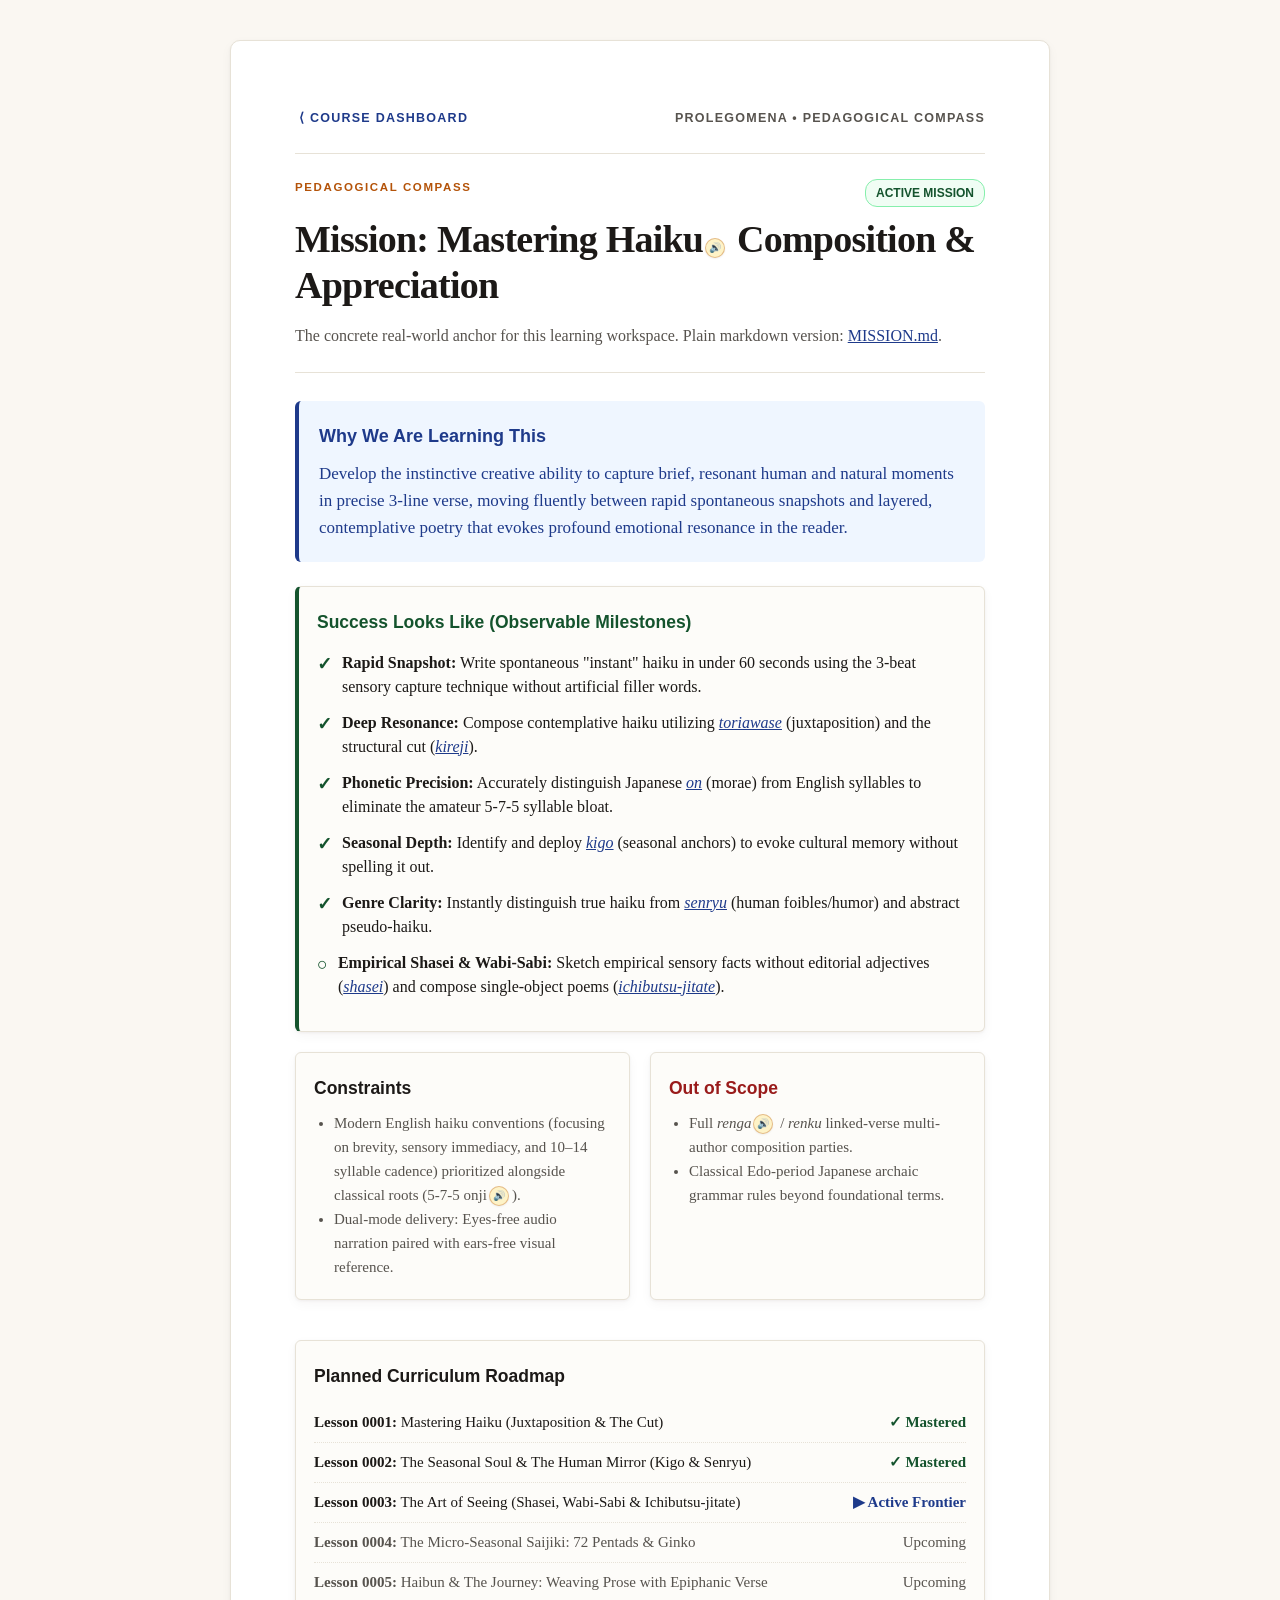
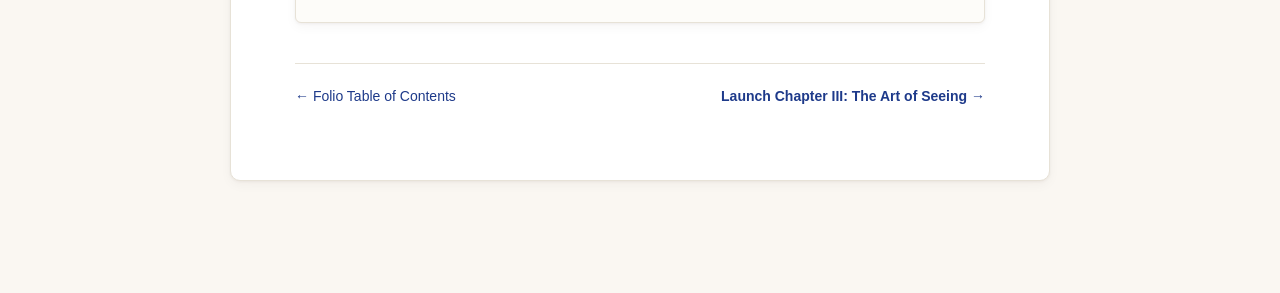
<file: mission.html>
<!DOCTYPE html>
<html lang="en">
<head>
  <meta charset="UTF-8">
  <meta name="viewport" content="width=device-width, initial-scale=1.0">
  <title>Haiku Mission &bull; Objectives &amp; Scope</title>
  <link rel="stylesheet" href="assets/styles.css">
  <style>
    .mission-grid {
      display: grid;
      grid-template-columns: 1fr;
      gap: 16px;
      margin: 20px 0;
    }
    @media (min-width: 641px) {
      .mission-grid { grid-template-columns: 1fr 1fr; gap: 20px; }
    }
    .status-badge {
      display: inline-block;
      padding: 3px 10px;
      border-radius: 12px;
      font-size: 12px;
      font-weight: 700;
      text-transform: uppercase;
      font-family: var(--font-sans);
      background: var(--accent-green-light);
      color: var(--accent-green);
      border: 1px solid #86efac;
    }
    .checklist-item {
      display: flex;
      align-items: flex-start;
      gap: 10px;
      margin-bottom: 12px;
      font-size: 16px;
      line-height: 1.5;
    }
    .check-icon {
      color: var(--accent-green);
      font-weight: bold;
      font-size: 18px;
    }
  </style>
</head>
<body>
  <div class="lesson-container">
    <!-- Running Header (Book Folio Bar) -->
    <nav class="lesson-nav" aria-label="Book Navigation">
      <a href="index.html" class="dashboard-link">&lang; Course Dashboard</a>
      <span class="lesson-index-badge">Prolegomena &bull; Pedagogical Compass</span>
    </nav>

    <!-- Header -->
    <header class="lesson-header">
      <div style="display: flex; justify-content: space-between; align-items: center; margin-bottom: 8px;">
        <div class="lesson-badge">Pedagogical Compass</div>
        <span class="status-badge">Active Mission</span>
      </div>
      <h1 class="lesson-title">Mission: Mastering Haiku Composition &amp; Appreciation</h1>
      <p style="color: var(--text-muted); font-size: 16px;">
        The concrete real-world anchor for this learning workspace. Plain markdown version: <a href="MISSION.md" style="color: var(--accent-blue);">MISSION.md</a>.
      </p>
    </header>

    <!-- Why -->
    <div style="background: var(--accent-blue-light); border-left: 4px solid var(--accent-blue); padding: 20px; border-radius: 6px; margin: 24px 0;">
      <h3 style="font-family: var(--font-sans); font-size: 18px; color: #1e3a8a; margin-bottom: 8px;">Why We Are Learning This</h3>
      <p style="color: #1e3a8a; font-size: 17px; line-height: 1.6;">
        Develop the instinctive creative ability to capture brief, resonant human and natural moments in precise 3-line verse, moving fluently between rapid spontaneous snapshots and layered, contemplative poetry that evokes profound emotional resonance in the reader.
      </p>
    </div>

    <!-- Success Criteria -->
    <div class="resource-card" style="border-left: 4px solid var(--accent-green);">
      <h3 style="color: var(--accent-green); margin-bottom: 14px;">Success Looks Like (Observable Milestones)</h3>
      <div class="checklist-item">
        <span class="check-icon">&#10003;</span>
        <span><strong>Rapid Snapshot:</strong> Write spontaneous "instant" haiku in under 60 seconds using the 3-beat sensory capture technique without artificial filler words.</span>
      </div>
      <div class="checklist-item">
        <span class="check-icon">&#10003;</span>
        <span><strong>Deep Resonance:</strong> Compose contemplative haiku utilizing <a href="glossary.html#toriawase" style="color: var(--accent-blue);"><em>toriawase</em></a> (juxtaposition) and the structural cut (<a href="glossary.html#kireji" style="color: var(--accent-blue);"><em>kireji</em></a>).</span>
      </div>
      <div class="checklist-item">
        <span class="check-icon">&#10003;</span>
        <span><strong>Phonetic Precision:</strong> Accurately distinguish Japanese <a href="glossary.html#on" style="color: var(--accent-blue);"><em>on</em></a> (morae) from English syllables to eliminate the amateur 5-7-5 syllable bloat.</span>
      </div>
      <div class="checklist-item">
        <span class="check-icon">&#10003;</span>
        <span><strong>Seasonal Depth:</strong> Identify and deploy <a href="glossary.html#kigo" style="color: var(--accent-blue);"><em>kigo</em></a> (seasonal anchors) to evoke cultural memory without spelling it out.</span>
      </div>
      <div class="checklist-item">
        <span class="check-icon">&#10003;</span>
        <span><strong>Genre Clarity:</strong> Instantly distinguish true haiku from <a href="glossary.html#senryu" style="color: var(--accent-blue);"><em>senryu</em></a> (human foibles/humor) and abstract pseudo-haiku.</span>
      </div>
      <div class="checklist-item">
        <span class="check-icon">&#9675;</span>
        <span><strong>Empirical Shasei &amp; Wabi-Sabi:</strong> Sketch empirical sensory facts without editorial adjectives (<a href="glossary.html#shasei" style="color: var(--accent-blue);"><em>shasei</em></a>) and compose single-object poems (<a href="glossary.html#ichibutsu-jitate" style="color: var(--accent-blue);"><em>ichibutsu-jitate</em></a>).</span>
      </div>
    </div>

    <!-- Constraints and Scope -->
    <div class="mission-grid">
      <div class="resource-card">
        <h3 style="color: var(--text-main);">Constraints</h3>
        <ul style="margin: 8px 0 0 20px; font-size: 15px; line-height: 1.6; color: var(--text-muted);">
          <li>Modern English haiku conventions (focusing on brevity, sensory immediacy, and 10–14 syllable cadence) prioritized alongside classical roots (5-7-5 onji).</li>
          <li>Dual-mode delivery: Eyes-free audio narration paired with ears-free visual reference.</li>
        </ul>
      </div>

      <div class="resource-card">
        <h3 style="color: var(--accent-red);">Out of Scope</h3>
        <ul style="margin: 8px 0 0 20px; font-size: 15px; line-height: 1.6; color: var(--text-muted);">
          <li>Full <em>renga</em> / <em>renku</em> linked-verse multi-author composition parties.</li>
          <li>Classical Edo-period Japanese archaic grammar rules beyond foundational terms.</li>
        </ul>
      </div>
    </div>

    <!-- Planned Curriculum Roadmap -->
    <div class="resource-card" style="margin-top: 24px;">
      <h3 style="color: var(--text-main); margin-bottom: 12px;">Planned Curriculum Roadmap</h3>
      <div style="font-size: 15px; line-height: 1.8; color: var(--text-main);">
        <div style="display: flex; justify-content: space-between; border-bottom: 1px dotted var(--border-light); padding: 6px 0;">
          <span><strong>Lesson 0001:</strong> Mastering Haiku (Juxtaposition &amp; The Cut)</span>
          <span style="color: var(--accent-green); font-weight: 700;">&#10003; Mastered</span>
        </div>
        <div style="display: flex; justify-content: space-between; border-bottom: 1px dotted var(--border-light); padding: 6px 0;">
          <span><strong>Lesson 0002:</strong> The Seasonal Soul &amp; The Human Mirror (Kigo &amp; Senryu)</span>
          <span style="color: var(--accent-green); font-weight: 700;">&#10003; Mastered</span>
        </div>
        <div style="display: flex; justify-content: space-between; border-bottom: 1px dotted var(--border-light); padding: 6px 0;">
          <span><strong>Lesson 0003:</strong> The Art of Seeing (Shasei, Wabi-Sabi &amp; Ichibutsu-jitate)</span>
          <span style="color: var(--accent-blue); font-weight: 700;">&#9654; Active Frontier</span>
        </div>
        <div style="display: flex; justify-content: space-between; border-bottom: 1px dotted var(--border-light); padding: 6px 0; color: var(--text-muted);">
          <span><strong>Lesson 0004:</strong> The Micro-Seasonal Saijiki: 72 Pentads &amp; Ginko</span>
          <span>Upcoming</span>
        </div>
        <div style="display: flex; justify-content: space-between; padding: 6px 0; color: var(--text-muted);">
          <span><strong>Lesson 0005:</strong> Haibun &amp; The Journey: Weaving Prose with Epiphanic Verse</span>
          <span>Upcoming</span>
        </div>
      </div>
    </div>

    <!-- Footer Navigation -->
    <div style="margin-top: 40px; padding-top: 20px; border-top: 1px solid var(--border-light); display: flex; justify-content: space-between; flex-wrap: wrap; gap: 12px; font-family: var(--font-sans); font-size: 14px;">
      <a href="index.html" style="color: var(--accent-blue); text-decoration: none;">&larr; Folio Table of Contents</a>
      <a href="lessons/0003-shasei-and-wabi-sabi.html" style="color: var(--accent-blue); font-weight: bold; text-decoration: none;">Launch Chapter III: The Art of Seeing &rarr;</a>
    </div>
  </div>
  <script src="assets/pronounce.js"></script>
</body>
</html>
</file>
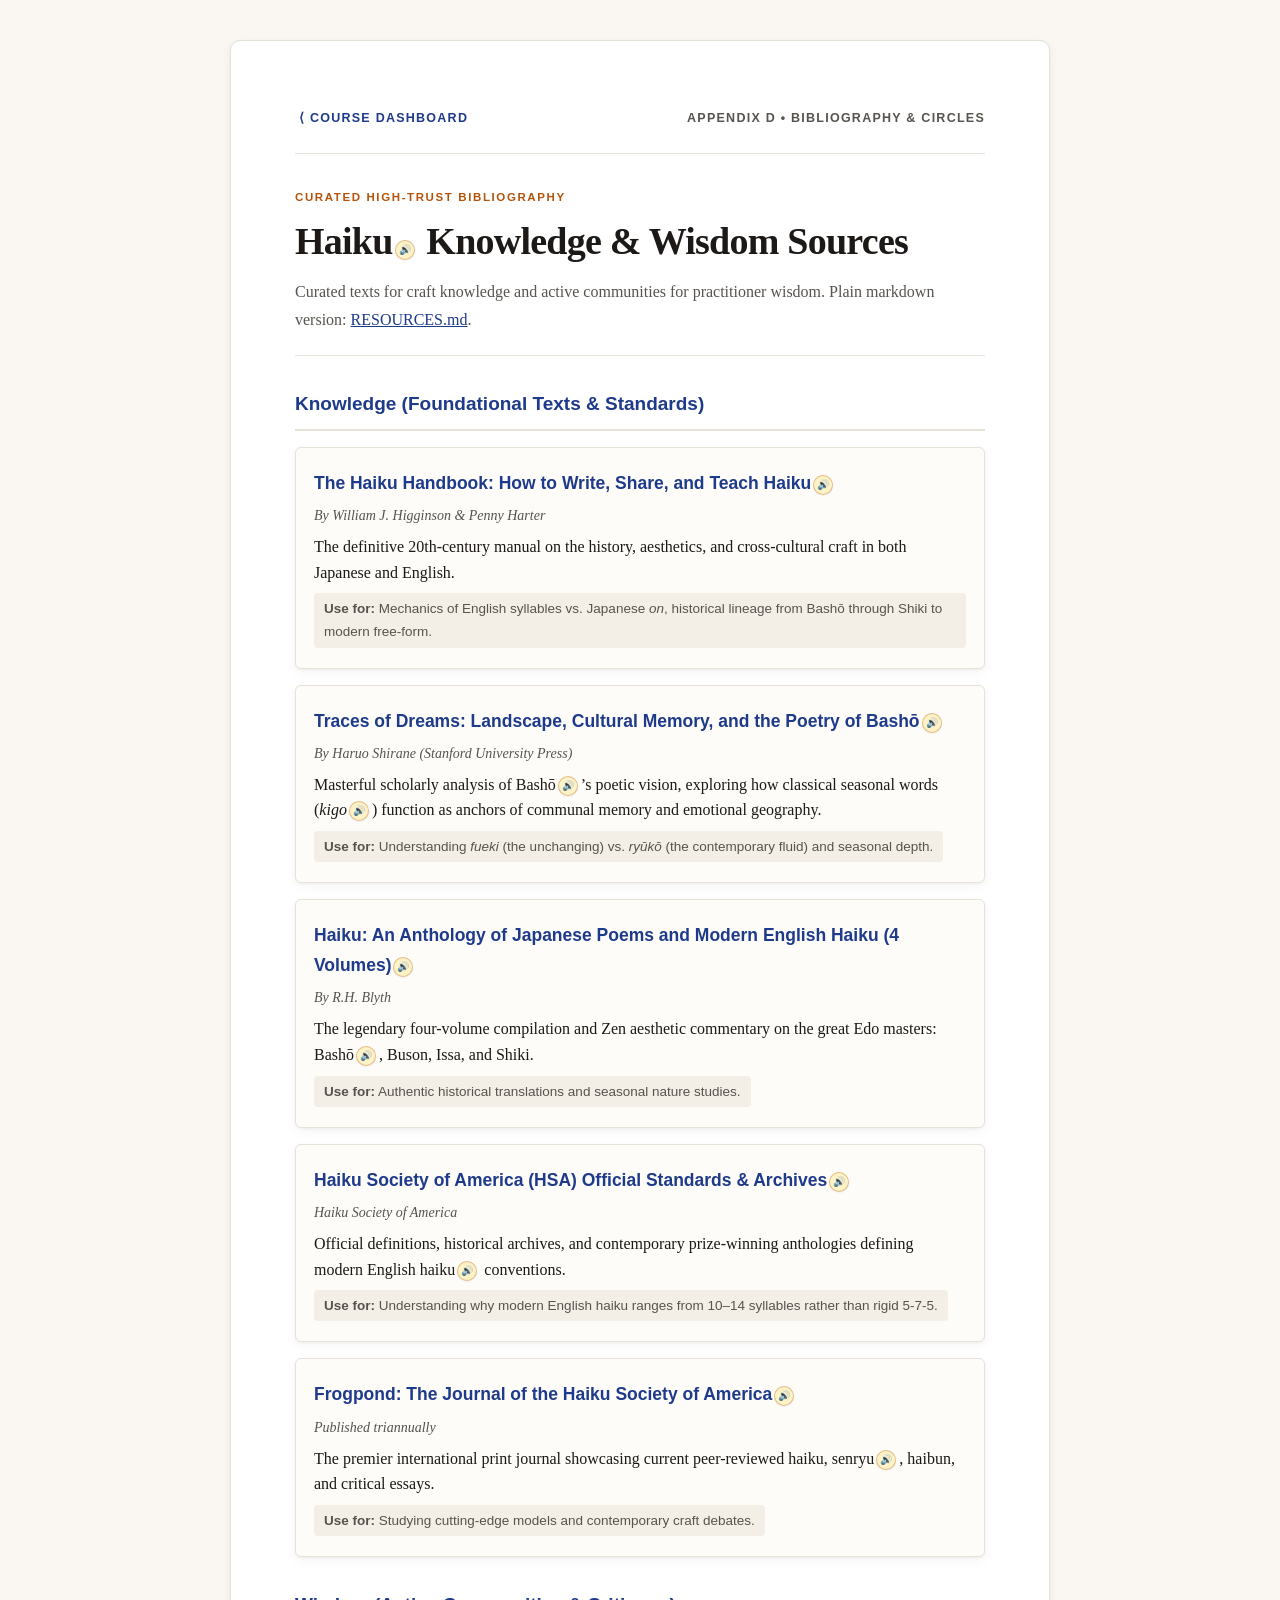
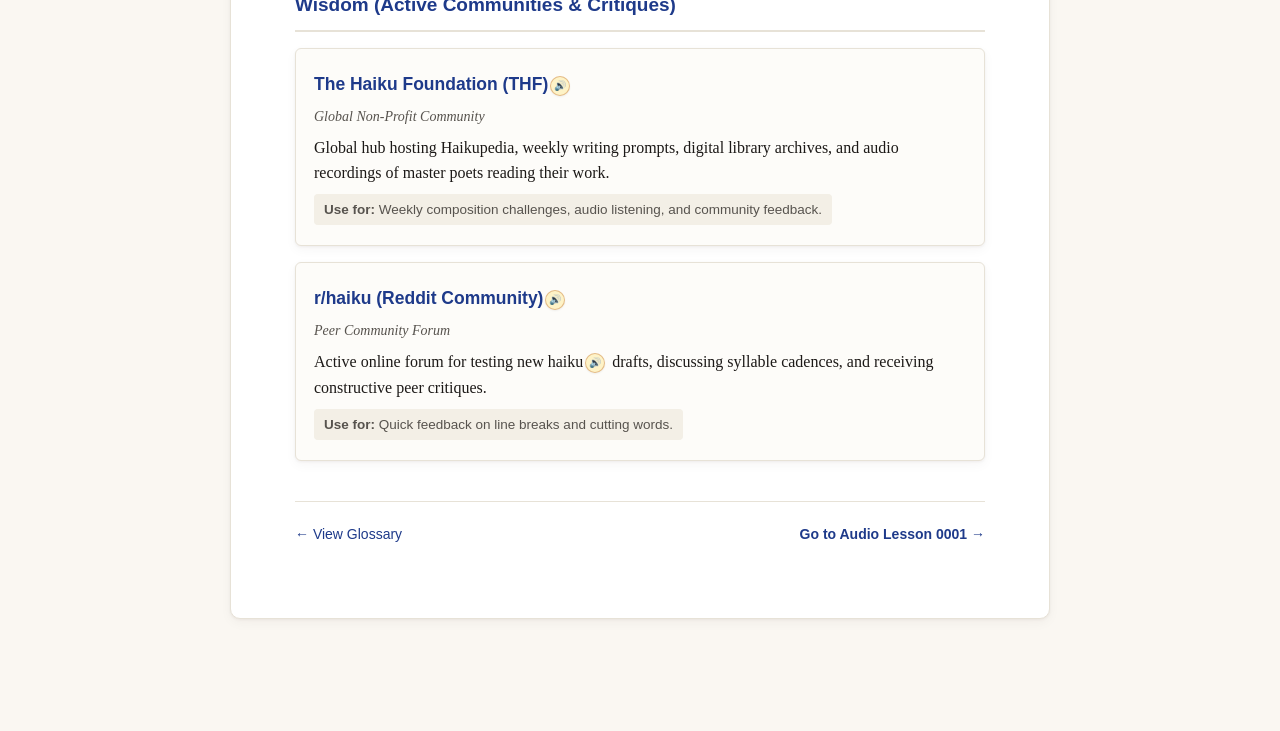
<file: resources.html>
<!DOCTYPE html>
<html lang="en">
<head>
  <meta charset="UTF-8">
  <meta name="viewport" content="width=device-width, initial-scale=1.0">
  <title>Haiku Resources &bull; Knowledge &amp; Communities</title>
  <link rel="stylesheet" href="assets/styles.css">
</head>
<body>
  <div class="lesson-container">
    <!-- Running Header (Book Folio Bar) -->
    <nav class="lesson-nav" aria-label="Book Navigation">
      <a href="index.html" class="dashboard-link">&lang; Course Dashboard</a>
      <span class="lesson-index-badge">Appendix D &bull; Bibliography &amp; Circles</span>
    </nav>

    <!-- Header -->
    <header class="lesson-header">
      <div class="lesson-badge">Curated High-Trust Bibliography</div>
      <h1 class="lesson-title">Haiku Knowledge &amp; Wisdom Sources</h1>
      <p style="color: var(--text-muted); font-size: 16px;">
        Curated texts for craft knowledge and active communities for practitioner wisdom. Plain markdown version: <a href="RESOURCES.md" style="color: var(--accent-blue);">RESOURCES.md</a>.
      </p>
    </header>

    <!-- Knowledge Section -->
    <h2 class="category-heading">Knowledge (Foundational Texts &amp; Standards)</h2>

    <div class="resource-card">
      <h3><a href="https://www.goodreads.com/book/show/244365.The_Haiku_Handbook" target="_blank" rel="noopener">The Haiku Handbook: How to Write, Share, and Teach Haiku</a></h3>
      <div style="font-size: 14px; color: var(--text-muted); font-style: italic; margin-bottom: 6px;">By William J. Higginson &amp; Penny Harter</div>
      <p style="font-size: 16px; line-height: 1.6;">
        The definitive 20th-century manual on the history, aesthetics, and cross-cultural craft in both Japanese and English.
      </p>
      <div class="resource-usage">
        <strong>Use for:</strong> Mechanics of English syllables vs. Japanese <em>on</em>, historical lineage from Bashō through Shiki to modern free-form.
      </div>
    </div>

    <div class="resource-card">
      <h3><a href="https://www.sup.org/books/title/?id=1416" target="_blank" rel="noopener">Traces of Dreams: Landscape, Cultural Memory, and the Poetry of Bashō</a></h3>
      <div style="font-size: 14px; color: var(--text-muted); font-style: italic; margin-bottom: 6px;">By Haruo Shirane (Stanford University Press)</div>
      <p style="font-size: 16px; line-height: 1.6;">
        Masterful scholarly analysis of Bashō’s poetic vision, exploring how classical seasonal words (<em>kigo</em>) function as anchors of communal memory and emotional geography.
      </p>
      <div class="resource-usage">
        <strong>Use for:</strong> Understanding <em>fueki</em> (the unchanging) vs. <em>ryūkō</em> (the contemporary fluid) and seasonal depth.
      </div>
    </div>

    <div class="resource-card">
      <h3><a href="https://terebess.hu/english/haiku/blyth.html" target="_blank" rel="noopener">Haiku: An Anthology of Japanese Poems and Modern English Haiku (4 Volumes)</a></h3>
      <div style="font-size: 14px; color: var(--text-muted); font-style: italic; margin-bottom: 6px;">By R.H. Blyth</div>
      <p style="font-size: 16px; line-height: 1.6;">
        The legendary four-volume compilation and Zen aesthetic commentary on the great Edo masters: Bashō, Buson, Issa, and Shiki.
      </p>
      <div class="resource-usage">
        <strong>Use for:</strong> Authentic historical translations and seasonal nature studies.
      </div>
    </div>

    <div class="resource-card">
      <h3><a href="https://www.hsa-haiku.org" target="_blank" rel="noopener">Haiku Society of America (HSA) Official Standards &amp; Archives</a></h3>
      <div style="font-size: 14px; color: var(--text-muted); font-style: italic; margin-bottom: 6px;">Haiku Society of America</div>
      <p style="font-size: 16px; line-height: 1.6;">
        Official definitions, historical archives, and contemporary prize-winning anthologies defining modern English haiku conventions.
      </p>
      <div class="resource-usage">
        <strong>Use for:</strong> Understanding why modern English haiku ranges from 10–14 syllables rather than rigid 5-7-5.
      </div>
    </div>

    <div class="resource-card">
      <h3><a href="https://www.hsa-haiku.org/frogpond/" target="_blank" rel="noopener">Frogpond: The Journal of the Haiku Society of America</a></h3>
      <div style="font-size: 14px; color: var(--text-muted); font-style: italic; margin-bottom: 6px;">Published triannually</div>
      <p style="font-size: 16px; line-height: 1.6;">
        The premier international print journal showcasing current peer-reviewed haiku, senryu, haibun, and critical essays.
      </p>
      <div class="resource-usage">
        <strong>Use for:</strong> Studying cutting-edge models and contemporary craft debates.
      </div>
    </div>

    <!-- Wisdom Section -->
    <h2 class="category-heading">Wisdom (Active Communities &amp; Critiques)</h2>

    <div class="resource-card">
      <h3><a href="https://thehaikufoundation.org" target="_blank" rel="noopener">The Haiku Foundation (THF)</a></h3>
      <div style="font-size: 14px; color: var(--text-muted); font-style: italic; margin-bottom: 6px;">Global Non-Profit Community</div>
      <p style="font-size: 16px; line-height: 1.6;">
        Global hub hosting Haikupedia, weekly writing prompts, digital library archives, and audio recordings of master poets reading their work.
      </p>
      <div class="resource-usage">
        <strong>Use for:</strong> Weekly composition challenges, audio listening, and community feedback.
      </div>
    </div>

    <div class="resource-card">
      <h3><a href="https://reddit.com/r/haiku" target="_blank" rel="noopener">r/haiku (Reddit Community)</a></h3>
      <div style="font-size: 14px; color: var(--text-muted); font-style: italic; margin-bottom: 6px;">Peer Community Forum</div>
      <p style="font-size: 16px; line-height: 1.6;">
        Active online forum for testing new haiku drafts, discussing syllable cadences, and receiving constructive peer critiques.
      </p>
      <div class="resource-usage">
        <strong>Use for:</strong> Quick feedback on line breaks and cutting words.
      </div>
    </div>

    <!-- Footer Navigation -->
    <div style="margin-top: 40px; padding-top: 20px; border-top: 1px solid var(--border-light); display: flex; justify-content: space-between; flex-wrap: wrap; gap: 12px; font-family: var(--font-sans); font-size: 14px;">
      <a href="glossary.html" style="color: var(--accent-blue); text-decoration: none;">&larr; View Glossary</a>
      <a href="lessons/0001-mastering-haiku.html" style="color: var(--accent-blue); font-weight: bold; text-decoration: none;">Go to Audio Lesson 0001 &rarr;</a>
    </div>
  </div>
  <script src="assets/pronounce.js"></script>
</body>
</html>
</file>
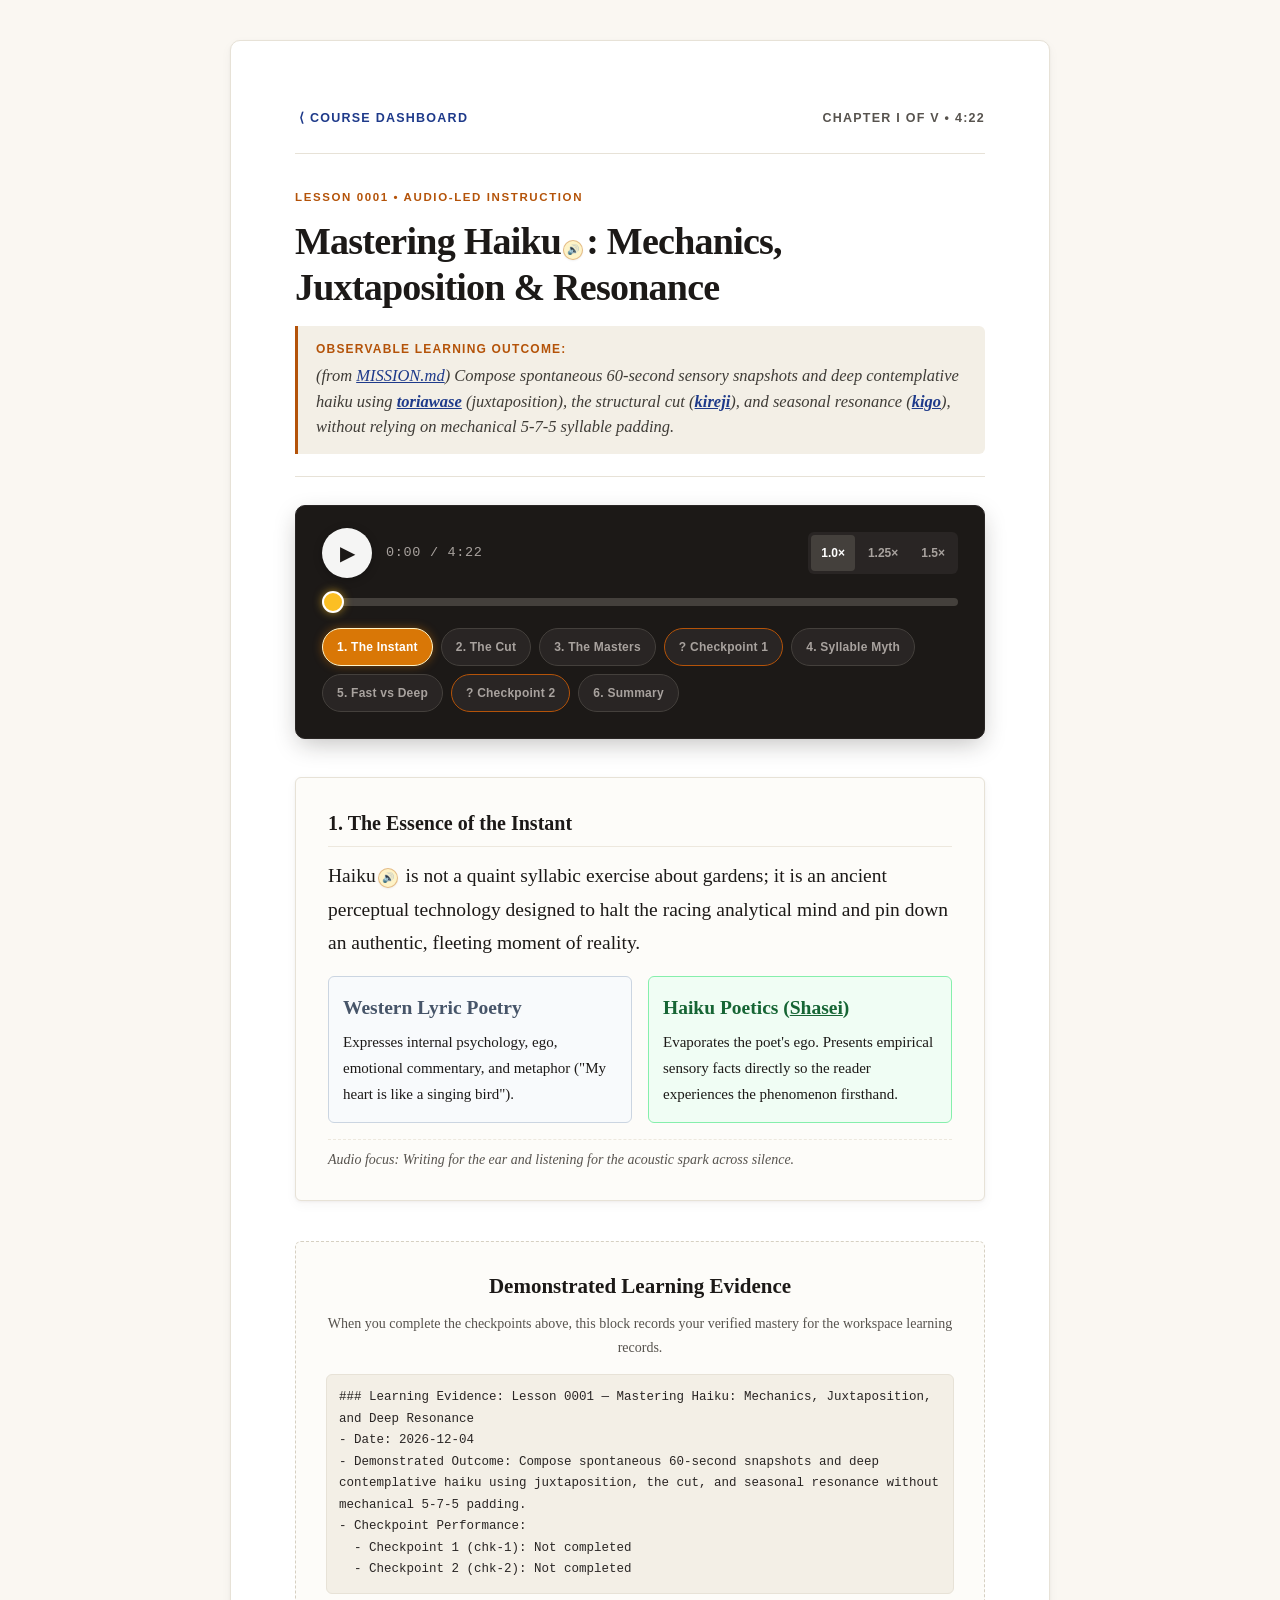
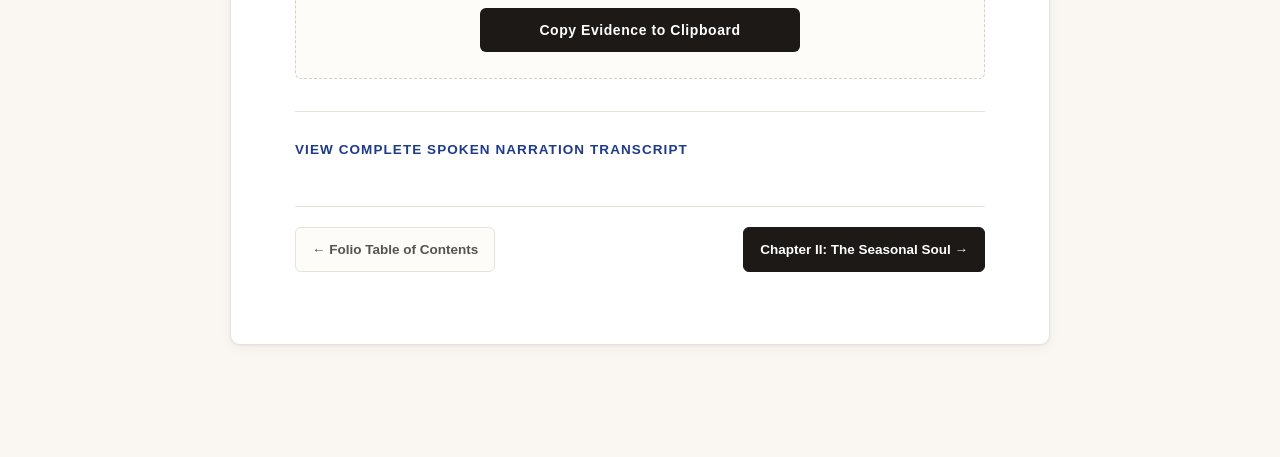
<file: lessons/0001-mastering-haiku.html>
<!DOCTYPE html>
<html lang="en">
<head>
  <meta charset="UTF-8">
  <meta name="viewport" content="width=device-width, initial-scale=1.0">
  <title>Lesson 0001: Mastering Haiku &mdash; Mechanics, Juxtaposition, and Deep Resonance</title>
  <link rel="stylesheet" href="../assets/styles.css">
  <style>
    /* Custom enhancements for lesson 0001 */
    .circuit-diagram {
      display: flex;
      align-items: center;
      justify-content: space-around;
      background: #fdfbf7;
      border: 1px solid var(--border-light);
      border-radius: 8px;
      padding: 18px 12px;
      margin: 20px 0;
      text-align: center;
      font-family: var(--font-sans);
    }
    .circuit-node {
      flex: 1;
      padding: 12px;
      background: #ffffff;
      border: 2px solid #3b82f6;
      border-radius: 6px;
      box-shadow: var(--shadow-sm);
    }
    .circuit-node.cut {
      flex: 0 0 100px;
      margin: 0 10px;
      border-color: #f59e0b;
      background: #fffbeb;
      font-weight: bold;
      color: #b45309;
    }
    .circuit-spark {
      font-size: 20px;
      color: #eab308;
      display: block;
      margin-bottom: 4px;
    }
    .analysis-table {
      width: 100%;
      border-collapse: collapse;
      margin: 18px 0;
      font-size: 15px;
      font-family: var(--font-sans);
    }
    .analysis-table th, .analysis-table td {
      border: 1px solid var(--border-light);
      padding: 10px 14px;
      text-align: left;
    }
    .analysis-table th {
      background: #f4efe6;
      color: var(--text-main);
    }
    .poem-card {
      background: #ffffff;
      border-left: 4px solid var(--accent-gold);
      padding: 14px 18px;
      margin: 14px 0;
      border-radius: 0 6px 6px 0;
      box-shadow: 0 2px 4px rgba(0,0,0,0.03);
    }
    .poem-lines {
      font-family: var(--font-serif);
      font-size: 20px;
      line-height: 1.5;
      color: #111827;
      margin-bottom: 8px;
    }
    .poem-meta {
      font-family: var(--font-sans);
      font-size: 13px;
      color: #6b7280;
    }
    .technique-tag {
      display: inline-block;
      font-size: 11px;
      font-weight: bold;
      text-transform: uppercase;
      padding: 2px 8px;
      border-radius: 4px;
      background: #e0f2fe;
      color: #0369a1;
      margin-right: 6px;
    }
    .contrast-grid {
      display: grid;
      grid-template-columns: 1fr 1fr;
      gap: 16px;
      margin: 16px 0;
    }
    @media (max-width: 650px) {
      .circuit-diagram { flex-direction: column; gap: 10px; }
      .circuit-node.cut { margin: 8px 0; width: 100%; }
      .contrast-grid { grid-template-columns: 1fr; }
    }
  </style>
</head>
<body>
  <div class="lesson-container">
    <!-- Running Header (Book Folio Bar) -->
    <nav class="lesson-nav" aria-label="Book Navigation">
      <a href="../index.html" class="dashboard-link">&lang; Course Dashboard</a>
      <span class="lesson-index-badge">Chapter I of V &bull; 4:22</span>
    </nav>

    <!-- Header -->
    <header class="lesson-header">
      <div class="lesson-badge">Lesson 0001 &bull; Audio-Led Instruction</div>
      <h1 class="lesson-title">Mastering Haiku: Mechanics, Juxtaposition &amp; Resonance</h1>
      <div class="mission-outcome-box">
        <strong>Observable Learning Outcome:</strong> (from <a href="../mission.html" style="color: #1e3a8a; text-decoration: underline;">MISSION.md</a>) Compose spontaneous 60-second sensory snapshots and deep contemplative haiku using <a href="../glossary.html#toriawase" style="color: #1e3a8a; font-weight: bold; text-decoration: underline;"><em>toriawase</em></a> (juxtaposition), the structural cut (<a href="../glossary.html#kireji" style="color: #1e3a8a; font-weight: bold; text-decoration: underline;"><em>kireji</em></a>), and seasonal resonance (<a href="../glossary.html#kigo" style="color: #1e3a8a; font-weight: bold; text-decoration: underline;"><em>kigo</em></a>), without relying on mechanical 5-7-5 syllable padding.
      </div>
    </header>

    <!-- Interactive Audio Player Widget -->
    <section class="player-widget" aria-label="Audio lesson player">
      <!-- Hidden audio element pointing to the generated narration asset -->
      <audio id="lesson-audio" src="../assets/audio/0001-haiku-fundamentals.m4a" preload="auto"></audio>

      <div class="player-top-row">
        <div class="player-main-controls">
          <button id="player-play-btn" class="play-btn" aria-label="Play or pause narration">
            <span id="player-play-icon" style="font-size: 20px;">▶</span>
          </button>
          <div id="player-time" class="player-time-display">0:00 / 4:22</div>
        </div>

        <div class="speed-selector" aria-label="Playback speed">
          <button class="speed-btn active" data-speed="1.0">1.0&times;</button>
          <button class="speed-btn" data-speed="1.25">1.25&times;</button>
          <button class="speed-btn" data-speed="1.5">1.5&times;</button>
        </div>
      </div>

      <div class="scrub-container">
        <input type="range" id="player-scrubber" class="scrub-slider" min="0" max="100" value="0" aria-label="Audio scrubber">
      </div>

      <!-- Segment Timeline Pills -->
      <nav class="timeline-pills" aria-label="Lesson segments">
        <button class="segment-pill active" data-segment-id="seg-motivation">1. The Instant</button>
        <button class="segment-pill" data-segment-id="seg-principle">2. The Cut</button>
        <button class="segment-pill" data-segment-id="seg-examples">3. The Masters</button>
        <button class="segment-pill checkpoint" data-segment-id="chk-1">&quest; Checkpoint 1</button>
        <button class="segment-pill" data-segment-id="seg-contrast">4. Syllable Myth</button>
        <button class="segment-pill" data-segment-id="seg-application">5. Fast vs Deep</button>
        <button class="segment-pill checkpoint" data-segment-id="chk-2">&quest; Checkpoint 2</button>
        <button class="segment-pill" data-segment-id="seg-summary">6. Summary</button>
      </nav>
    </section>

    <!-- Checkpoint Notification Banner -->
    <div id="checkpoint-banner" class="checkpoint-pause-banner" role="alert">
      <span>&#9208; Narration Paused: Please complete the retrieval checkpoint below to verify understanding before audio continues.</span>
    </div>

    <!-- Synchronized Visual Content Cards -->
    <main class="visual-cards-section">
      <!-- Card 1: Motivation -->
      <article id="card-motivation" class="visual-card active">
        <h3>1. The Essence of the Instant</h3>
        <p>Haiku is not a quaint syllabic exercise about gardens; it is an ancient perceptual technology designed to halt the racing analytical mind and pin down an authentic, fleeting moment of reality.</p>
        <div class="contrast-grid">
          <div style="background: #f8fafc; border: 1px solid #cbd5e1; padding: 14px; border-radius: 6px;">
            <strong style="color: #475569;">Western Lyric Poetry</strong>
            <p style="font-size: 15px; margin-top: 6px;">Expresses internal psychology, ego, emotional commentary, and metaphor ("My heart is like a singing bird").</p>
          </div>
          <div style="background: #f0fdf4; border: 1px solid #86efac; padding: 14px; border-radius: 6px;">
            <strong style="color: #166534;">Haiku Poetics (<a href="../glossary.html#shasei" style="color: #166534; text-decoration: underline;">Shasei</a>)</strong>
            <p style="font-size: 15px; margin-top: 6px;">Evaporates the poet's ego. Presents empirical sensory facts directly so the reader experiences the phenomenon firsthand.</p>
          </div>
        </div>
        <p class="caption">Audio focus: Writing for the ear and listening for the acoustic spark across silence.</p>
      </article>

      <!-- Card 2: Principle (Juxtaposition & The Cut) -->
      <article id="card-principle" class="visual-card">
        <h3>2. The Core Engine: Juxtaposition (<a href="../glossary.html#toriawase" style="color: var(--accent-blue);"><em>Toriawase</em></a>)</h3>
        <p>A haiku almost never describes a single, isolated scene. It works by setting two perceptual planes against each other across a structural cut (<a href="../glossary.html#kireji" style="color: var(--accent-blue);"><em>kireji</em></a>).</p>

        <div class="circuit-diagram">
          <div class="circuit-node">
            <strong>Image A: The Anchor</strong>
            <div style="font-size: 13px; color: #4b5563; margin-top: 4px;">Enduring, vast, or context (e.g. <em>old temple bell</em>)</div>
          </div>
          <div class="circuit-node cut">
            <span class="circuit-spark">&#9889;</span>
            <strong>The Cut</strong>
            <div style="font-size: 12px;">(— / : / pause)</div>
          </div>
          <div class="circuit-node">
            <strong>Image B: The Kinetic</strong>
            <div style="font-size: 13px; color: #4b5563; margin-top: 4px;">Fleeting, minute, or sensory (e.g. <em>sleeping butterfly</em>)</div>
          </div>
        </div>

        <p>Between these two images lies <strong><a href="../glossary.html#yohaku" style="color: var(--text-main); text-decoration: underline;">Yohaku (余白)</a></strong>: the pregnant white space. If you explain why the images are related, you discharge the electricity. If you keep them separate, the reader's intuition creates the connection.</p>
        <p class="caption">Audio focus: The principle of desirable difficulty in imagery &mdash; neither too close nor too far.</p>
      </article>

      <!-- Card 3: Examples (Classical & Modern Masters) -->
      <article id="card-examples" class="visual-card">
        <h3>3. Masterworks Decoded</h3>
        <p>Notice how masters balance scale, sound, texture, and time across the cut:</p>

        <div class="poem-card">
          <span class="technique-tag">Matsuo Bashō &bull; 1686</span>
          <div class="poem-lines">
            old pond &mdash;<br>
            a frog jumps into<br>
            the sound of water
          </div>
          <div class="poem-meta">
            <em>Dynamics:</em> Ancient stillness (the pond) &harr; sudden acoustic kinetic event (water splash). Eternity pierced by a solitary sound.
          </div>
        </div>

        <div class="poem-card">
          <span class="technique-tag">Yosa Buson &bull; Edo Period</span>
          <div class="poem-lines">
            On the temple bell<br>
            resting, asleep:<br>
            a butterfly.
          </div>
          <div class="poem-meta">
            <em>Dynamics:</em> Colossal, heavy, resonant bronze bell (capable of deafening sound) &harr; gossamer, silent, vulnerable butterfly wing.
          </div>
        </div>

        <div class="poem-card">
          <span class="technique-tag">Kobayashi Issa &bull; 1819</span>
          <div class="poem-lines">
            O snail &mdash;<br>
            climb Mount Fuji,<br>
            but slowly, slowly!
          </div>
          <div class="poem-meta">
            <em>Dynamics:</em> Japan's most massive sacred mountain &harr; the tiniest, slowest creature. A tender, existential kinship.
          </div>
        </div>

        <div class="poem-card">
          <span class="technique-tag">Nick Virgilio &bull; Modern Classic</span>
          <div class="poem-lines">
            bass<br>
            picking bugs<br>
            off the moon
          </div>
          <div class="poem-meta">
            <em>Dynamics:</em> Only seven words. The cosmic moon reflected on the water's surface broken by the mouth of a wild fish.
          </div>
        </div>
      </article>

      <!-- Card 4: Checkpoint 1 -->
      <article id="card-chk-1" class="visual-card checkpoint-card">
        <h4>Checkpoint 1: The Principle of Juxtaposition</h4>
        <p style="margin-bottom: 14px; font-size: 16px;">
          Why do master haiku poets deliberately avoid explaining how the two images in a poem relate to each other?
        </p>
        <div class="options-list">
          <button class="option-btn" data-index="0">
            To preserve the <em>yohaku</em> (resonant gap), allowing the reader's intuition to create the emotional spark.
          </button>
          <button class="option-btn" data-index="1">
            To maintain an exact mechanical count of seventeen English syllables across the three lines.
          </button>
          <button class="option-btn" data-index="2">
            Because classical Japanese grammatical law forbade verbs and prepositions in nature poetry.
          </button>
          <button class="option-btn" data-index="3">
            To make sure the poem functions as a satirical, humorous senryu rather than a serious verse.
          </button>
        </div>
        <div class="checkpoint-feedback"></div>
      </article>

      <!-- Card 5: Contrast (Syllable Myth & Senryu) -->
      <article id="card-contrast" class="visual-card">
        <h3>4. The Syllable Myth &amp; The Senryu Trap</h3>
        <p>The belief that English haiku must follow a rigid 5-7-5 syllable formula is a historical translation misunderstanding.</p>

        <table class="analysis-table">
          <thead>
            <tr>
              <th>Dimension</th>
              <th>Japanese <a href="../glossary.html#on" style="color: var(--accent-blue);"><em>On</em> (Morae)</a></th>
              <th>English Syllables</th>
            </tr>
          </thead>
          <tbody>
            <tr>
              <td><strong>Acoustic Duration</strong></td>
              <td>Uniform short phonetic pulse (vowel duration).</td>
              <td>Variable consonant-heavy word chunks.</td>
            </tr>
            <tr>
              <td><strong>Information Density</strong></td>
              <td>Low. 17 <em>on</em> contains roughly 6 to 8 words.</td>
              <td>High. 17 English syllables can hold 12 to 16 words.</td>
            </tr>
            <tr>
              <td><strong>Modern Recommendation</strong></td>
              <td>Follow traditional 5-7-5 <a href="../glossary.html#teikei" style="color: var(--accent-blue);"><em>teikei</em></a> cadence.</td>
              <td>Write 3 lines (short-long-short), total 10 to 14 syllables.</td>
            </tr>
          </tbody>
        </table>

        <div style="background: #fff1f2; border: 1px solid #fecdd3; padding: 14px; border-radius: 6px; margin-top: 14px;">
          <strong style="color: #9f1239;"><a href="../glossary.html#senryu" style="color: #9f1239; text-decoration: underline;">Haiku vs. Senryu</a>:</strong>
          <ul style="margin: 8px 0 0 20px; font-size: 15px; line-height: 1.6;">
            <li><strong>Haiku:</strong> Grounded in nature, ecology, existential presence, and seasonal awareness (<a href="../glossary.html#kigo" style="color: var(--accent-blue);"><em>kigo</em></a>). Tone is reverent, contemplative, or bittersweet (<a href="../glossary.html#mono-no-aware" style="color: var(--accent-blue);"><em>mono no aware</em></a>).</li>
            <li><strong>Senryu:</strong> Focuses on human relationships, psychological ironies, workplace cynicism, or comedy. No seasonal word required.</li>
          </ul>
        </div>
      </article>

      <!-- Card 6: Application (Fast vs Deep) -->
      <article id="card-application" class="visual-card">
        <h3>5. Composition Heuristics: Fast vs. Deep</h3>

        <div class="ref-grid" style="display: grid; grid-template-columns: 1fr 1fr; gap: 16px; margin-top: 12px;">
          <div style="background: #f0fdf4; border: 1px solid #bbf7d0; padding: 16px; border-radius: 8px;">
            <h4 style="color: #166534; margin-bottom: 8px;">The 60-Second "Snapshot"</h4>
            <p style="font-size: 14px; margin-bottom: 10px;">Use on walks (<em>ginko</em> / haiku walks) or when something in your immediate surroundings catches your eye.</p>
            <ol style="margin-left: 18px; font-size: 14px; line-height: 1.6;">
              <li><strong>Line 1 (Anchor):</strong> Where/When &mdash; <em>November drizzle</em></li>
              <li><strong>Line 2 (Action):</strong> What moves &mdash; <em>a yellow school bus idles</em></li>
              <li><strong>Line 3 (Sensory):</strong> The echo &mdash; <em>red tail lights in puddles</em></li>
            </ol>
          </div>

          <div style="background: #eff6ff; border: 1px solid #bfdbfe; padding: 16px; border-radius: 8px;">
            <h4 style="color: #1e40af; margin-bottom: 8px;">The Deep Contemplative Cut</h4>
            <p style="font-size: 14px; margin-bottom: 10px;">Use when dealing with unspoken emotion, solitude, love, or the passage of years.</p>
            <ol style="margin-left: 18px; font-size: 14px; line-height: 1.6;">
              <li><strong>Rule 1:</strong> Identify the human feeling, then <em>delete the word</em>.</li>
              <li><strong>Rule 2:</strong> Select a modest physical object carrying that texture (rust, stone, dry leaves).</li>
              <li><strong>Rule 3:</strong> Anchor it to a seasonal fact across a dash.</li>
            </ol>
          </div>
        </div>

        <div style="margin-top: 18px; background: #fafaf9; border: 1px solid #e7e5e4; padding: 14px; border-radius: 6px;">
          <strong>Common Seasonal Categories (<a href="../glossary.html#kigo" style="color: var(--accent-blue);"><em>Kigo</em></a>) &amp; Relational Axes:</strong>
          <div style="display: flex; gap: 12px; margin-top: 8px; flex-wrap: wrap; font-size: 13px;">
            <span class="technique-tag">Spring: Cherry blossoms, thaw, mud, seeds</span>
            <span class="technique-tag">Summer: Cicadas, thunderhead, dust, shade</span>
            <span class="technique-tag">Autumn: Harvest moon, crickets, smoke, chill</span>
            <span class="technique-tag">Winter: Bare branch, frost, dry snow, silence</span>
          </div>
        </div>
      </article>

      <!-- Card 7: Checkpoint 2 -->
      <article id="card-chk-2" class="visual-card checkpoint-card">
        <h4>Checkpoint 2: Deep Contemplative Composition</h4>
        <p style="margin-bottom: 14px; font-size: 16px;">
          Which approach best produces a deeply contemplative haiku that avoids sentimental melodrama?
        </p>
        <div class="options-list">
          <button class="option-btn" data-index="0">
            Explicitly stating your internal sadness in the middle line so the reader understands your heart.
          </button>
          <button class="option-btn" data-index="1">
            Padding the lines with decorative adjectives like "glorious" and "wondrous" to reach seventeen syllables.
          </button>
          <button class="option-btn" data-index="2">
            Juxtaposing an unadorned, humble physical object with a seasonal anchor across a structural cut.
          </button>
          <button class="option-btn" data-index="3">
            Ending the final line with an end-rhyme couplet to give the poem a memorable musical resolution.
          </button>
        </div>
        <div class="checkpoint-feedback"></div>
      </article>

      <!-- Card 8: Summary -->
      <article id="card-summary" class="visual-card">
        <h3>6. Synthesis &amp; Daily Practice Routine</h3>
        <p>You now possess both the historical understanding and the practical tooling to compose authentic haiku.</p>
        <div style="background: #fdfbf7; border: 1px solid var(--border-light); padding: 18px; border-radius: 8px; margin: 16px 0;">
          <h4 style="margin-bottom: 8px;">Your Daily 3-Minute Haiku Workout:</h4>
          <ul style="margin-left: 20px; font-size: 16px; line-height: 1.7;">
            <li>Look away from screens toward a window or outdoors.</li>
            <li>Pick <strong>one still object</strong> (chair, fence, tree branch, mug).</li>
            <li>Observe <strong>one sensory shift</strong> (light angle, wind gust, steam, bird movement).</li>
            <li>Draft 3 lines: Short &mdash; Long &mdash; Short. Cut with a dash. Do not explain.</li>
          </ul>
        </div>
        <div style="margin-top: 18px; padding: 14px; background: #fafaf9; border: 1px solid var(--border-light); border-radius: 6px; font-family: var(--font-sans); font-size: 14px;">
          <strong>Workspace Documents &amp; Companion References:</strong>
          <div style="margin-top: 6px; display: flex; gap: 14px; flex-wrap: wrap;">
            <a href="../mission.html" style="color: var(--accent-blue); font-weight: bold;">Mission &amp; Goals</a> &bull;
            <a href="../glossary.html" style="color: var(--accent-blue); font-weight: bold;">Canonical Glossary</a> &bull;
            <a href="../resources.html" style="color: var(--accent-blue); font-weight: bold;">Resources &amp; Communities</a> &bull;
            <a href="../reference/haiku-quick-reference.html" style="color: var(--accent-blue); font-weight: bold;">Quick Reference Sheet</a>
          </div>
        </div>
      </article>
    </main>

    <!-- Demonstrated Learning Evidence Block -->
    <section class="evidence-section">
      <h3>Demonstrated Learning Evidence</h3>
      <p style="font-size: 14px; color: var(--text-muted);">
        When you complete the checkpoints above, this block records your verified mastery for the workspace learning records.
      </p>
      <div id="evidence-text" class="evidence-box">Loading evidence record...</div>
      <button id="copy-evidence-btn" class="copy-evidence-btn">Copy Evidence to Clipboard</button>
    </section>

    <!-- Complete Audio Transcript Expander -->
    <details class="transcript-details">
      <summary>View Complete Spoken Narration Transcript</summary>
      <div style="margin-top: 14px; font-size: 15px; line-height: 1.7; color: var(--text-muted);">
        <p><strong>1. The Essence of the Instant:</strong> Welcome to Mastering Haiku. Most people think a haiku is just a five-seven-five syllable poem about flowers. But in reality, haiku is a three-hundred-year-old technology for capturing the fleeting present moment. When you write a true haiku, you are not describing an abstract idea. You are holding two physical realities side by side, allowing a sudden spark of insight to leap across the gap. By the end of this lesson, you will know how to construct both spontaneous sixty-second snapshots and layered, deeply moving verse that lingers in the mind.</p>
        <p style="margin-top: 10px;"><strong>2. The Core Engine: Juxtaposition &amp; The Cut:</strong> Let us examine the engine of a haiku. In classical poetics, this is called toriawase, or juxtaposition. A great haiku almost never talks about just one thing. Instead, it places two sensory images together, separated by a structural cut known as a kireji. In English, we mark this cut with a dash, a colon, or a line break. Think of it like an electric circuit. One image is the positive terminal. The other image is the negative terminal. When you place them in the same three lines, the spark leaps across the empty space. That empty space is called yohaku. If you explain the connection to the reader, you kill the poem. Your job is simply to present the two images cleanly, and let the reader feel the spark.</p>
        <p style="margin-top: 10px;"><strong>3. Masterwork Analysis: Bashō &amp; Buson:</strong> Consider the most famous haiku in world history, composed by Matsuo Basho in sixteen eighty-six. In English: Old pond. A frog jumps in. The sound of water. Notice the structure. The first image is the old pond: ancient, still, unchanging stone and water. Then comes the cut. Then the second image: a tiny living frog, a sudden splash, the fleeting acoustic sound. Basho contrasts eternity with a split-second splash. Now listen to Yosa Buson: On the temple bell, resting, asleep: a butterfly. Look at the sensory pairing: a massive, cold, resonant bronze temple bell, contrasted with the delicate, silent, paper-thin wing of a sleeping butterfly. The poetry is not in the bell. The poetry is not in the butterfly. The poetry lives in the silence between them.</p>
        <p style="margin-top: 10px;"><strong>4. The 5-7-5 Syllable Myth &amp; Modern Craft:</strong> Here is the biggest misconception in modern poetry: counting five, seven, five syllables in English. In Japanese, poets count on, or morae. These are acoustic time units, much shorter than English syllables. Saying Tokyo takes two English syllables, but four Japanese on. If you cram seventeen English syllables into a poem, it becomes bloated, cluttered with filler words like the, and, or very. Contemporary English masters write in three lines with a short, long, short rhythm, usually between ten and fourteen syllables. Furthermore, beware of senryu. If your poem focuses on human irony, workplace irritation, or humor without nature or a season, it is a senryu, not a haiku. Haiku demands objective presence and seasonal resonance, known as kigo.</p>
        <p style="margin-top: 10px;"><strong>5. Technique: Fast Snapshots vs Deep Verse:</strong> Now, how do you actually write them? You have two primary techniques. For a quick sixty-second haiku, use the Three-Beat Snapshot. Line one sets the anchor: where or when, such as autumn dusk. Line two captures the immediate movement: a crow snaps a pine twig. Line three delivers the sensory echo: the sharp snap lingering in cold air. To write a deep, thought-provoking haiku, use the Resonant Cut method. Start with a quiet human emotion like longing or aging, but never name it. Instead, find a humble, concrete physical object that mirrors that feeling: a rusty hinge, water dripping from a gutter, a moth against a window screen. Pair that object across a dash with a broader seasonal truth. The emotion will radiate without you ever speaking it.</p>
        <p style="margin-top: 10px;"><strong>6. Summary &amp; Daily Practice:</strong> To summarize: a great haiku is a three-line sensory encounter. It relies on two juxtaposed images, a sharp cut, and an unsaid resonance. Forget the rigid seventeen syllable rule; focus on ten to fourteen syllables that capture a single breath. Today, step outside or look out your window. Pick one thing that is still, and one thing that is moving. Place a dash between them. You have written a haiku. Review your quick reference sheet in the workspace, and capture your daily snapshot.</p>
      </div>
    </details>

    <!-- Book Chapter Pagination -->
    <div class="chapter-navigation">
      <a href="../index.html" class="chapter-nav-btn">&larr; Folio Table of Contents</a>
      <a href="0002-kigo-and-senryu.html" class="chapter-nav-btn primary">Chapter II: The Seasonal Soul &rarr;</a>
    </div>
  </div>

  <!-- Mobile Sticky Mini-Player Dock -->
  <div class="mobile-mini-player" id="mobile-mini-player" aria-label="Audio Playback Dock">
    <div class="mini-progress-bar">
      <div class="mini-progress-fill" id="mini-progress-fill"></div>
    </div>
    <div class="mini-player-content">
      <button class="mini-play-btn" id="mini-play-btn" type="button" aria-label="Play or pause audio">
        <span id="mini-play-icon">&#9654;</span>
      </button>
      <div class="mini-info" id="mini-info" role="button" tabindex="0" aria-label="Scroll to audio player">
        <span class="mini-segment-title" id="mini-segment-title">1. Introduction</span>
        <span class="mini-time" id="mini-time">0:00 / 0:00</span>
      </div>
      <button class="mini-action-btn" id="mini-scroll-btn" type="button" aria-label="Scroll to player" title="Return to player">&#8679;</button>
    </div>
  </div>

  <!-- Lesson Data Contract for player.js -->
  <script id="lesson-data" type="application/json">
  {
    "id": "0001",
    "title": "Mastering Haiku: Mechanics, Juxtaposition, and Deep Resonance",
    "missionOutcome": "Compose spontaneous 60-second snapshots and deep contemplative haiku using juxtaposition, the cut, and seasonal resonance without mechanical 5-7-5 padding.",
    "segments": [
      {
        "id": "seg-motivation",
        "type": "motivation",
        "title": "The Essence of the Instant",
        "visualCardId": "card-motivation",
        "durationSeconds": 34.58
      },
      {
        "id": "seg-principle",
        "type": "concept",
        "title": "The Core Engine: Juxtaposition & The Cut",
        "visualCardId": "card-principle",
        "durationSeconds": 44.43
      },
      {
        "id": "seg-examples",
        "type": "example",
        "title": "Masterwork Analysis: Bashō & Buson",
        "visualCardId": "card-examples",
        "durationSeconds": 49.47
      },
      {
        "id": "chk-1",
        "type": "checkpoint",
        "title": "Checkpoint 1: Juxtaposition",
        "visualCardId": "card-chk-1",
        "durationSeconds": 5.12
      },
      {
        "id": "seg-contrast",
        "type": "concept",
        "title": "The 5-7-5 Syllable Myth & Modern Craft",
        "visualCardId": "card-contrast",
        "durationSeconds": 46.84
      },
      {
        "id": "seg-application",
        "type": "example",
        "title": "Technique: Fast Snapshots vs Deep Verse",
        "visualCardId": "card-application",
        "durationSeconds": 46.20
      },
      {
        "id": "chk-2",
        "type": "checkpoint",
        "title": "Checkpoint 2: Fast vs Deep Mastery",
        "visualCardId": "card-chk-2",
        "durationSeconds": 5.03
      },
      {
        "id": "seg-summary",
        "type": "summary",
        "title": "Summary & Daily Practice",
        "visualCardId": "card-summary",
        "durationSeconds": 30.76
      }
    ],
    "checkpoints": [
      {
        "id": "chk-1",
        "segmentId": "chk-1",
        "question": "Why do master haiku poets deliberately avoid explaining how the two images in a poem relate to each other?",
        "correctIndex": 0,
        "explanation": "Master haiku preserves yohaku (the resonant white space). The unstated cognitive gap between the two images is precisely what allows the reader's imagination to spark the emotional realization."
      },
      {
        "id": "chk-2",
        "segmentId": "chk-2",
        "question": "Which approach best produces a deeply contemplative haiku that avoids sentimental melodrama?",
        "correctIndex": 2,
        "explanation": "Deep haiku avoids naming emotions directly; instead, it grounds human feeling in an unadorned physical object and pairs it across a cut with a seasonal anchor, producing objective resonance."
      }
    ]
  }
  </script>

  <!-- Player Script -->
  <script src="../assets/player.js"></script>
  <script src="../assets/pronounce.js"></script>
</body>
</html>
</file>
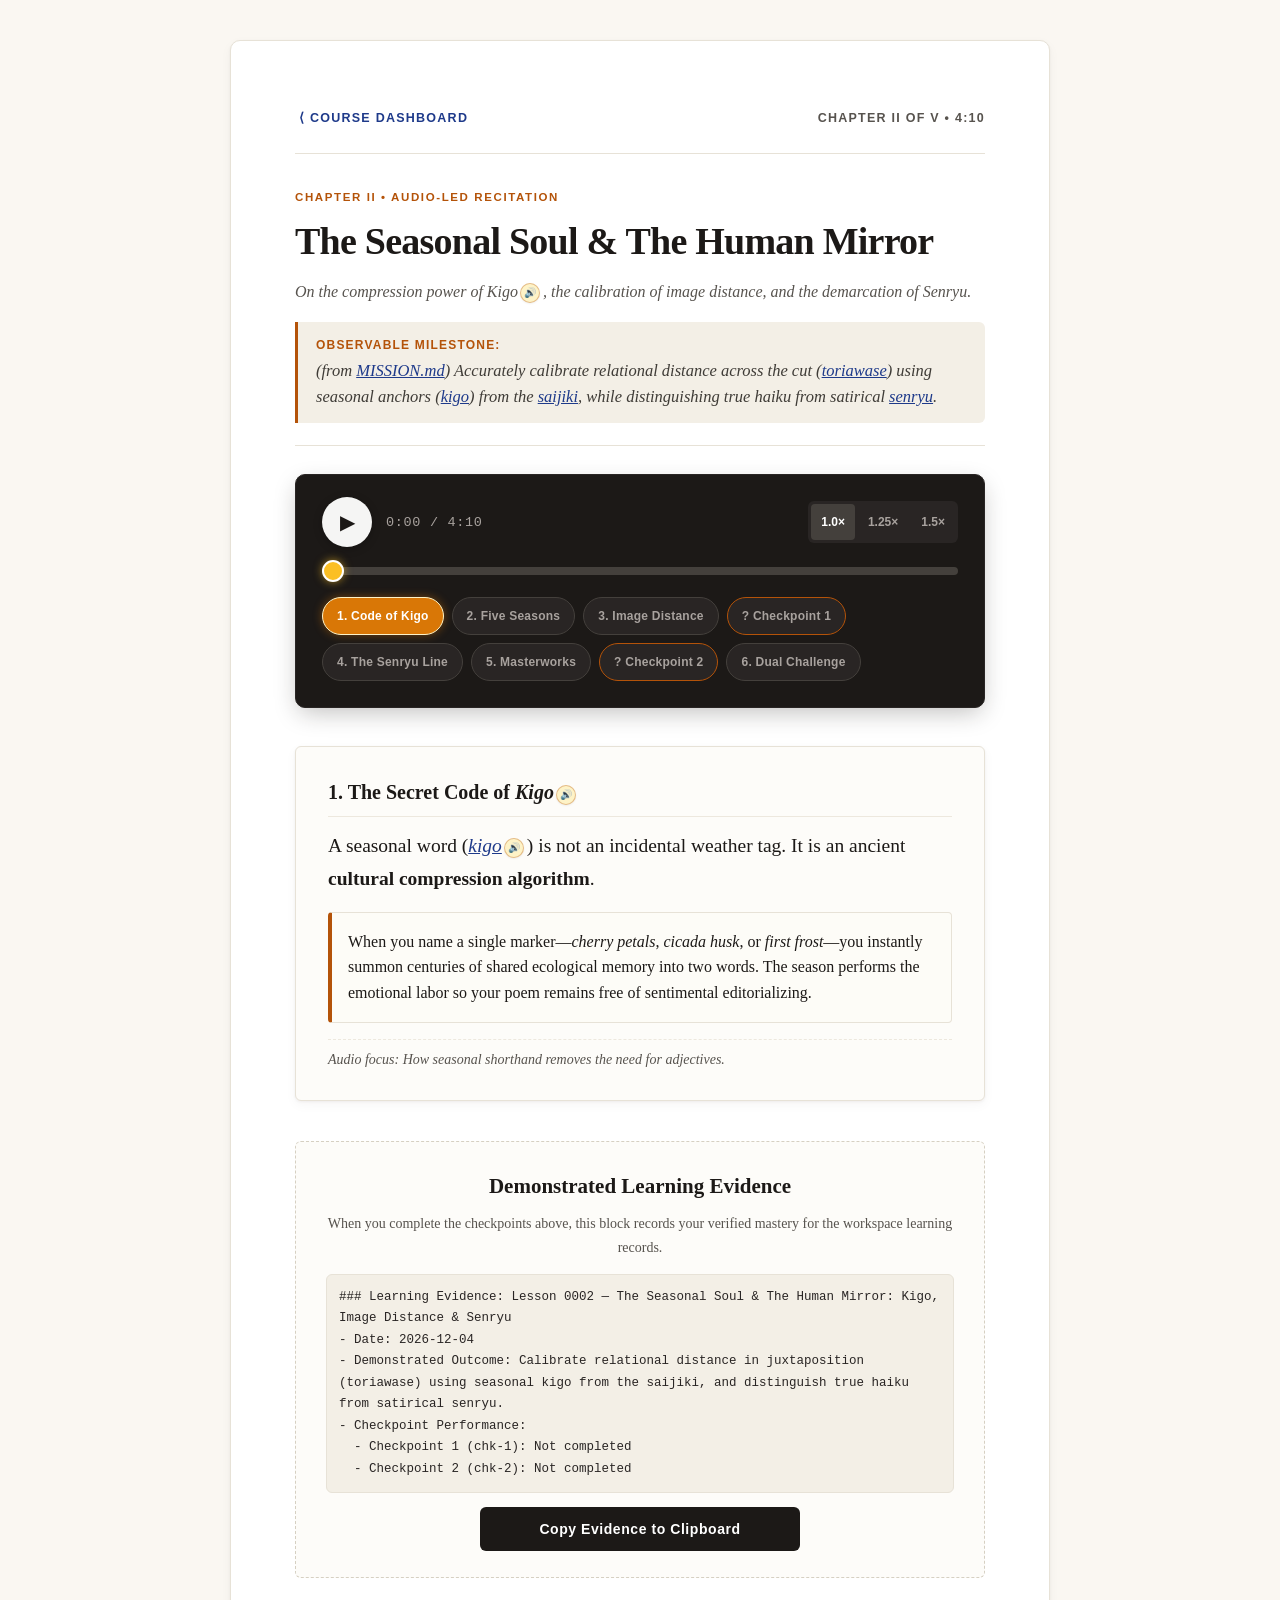
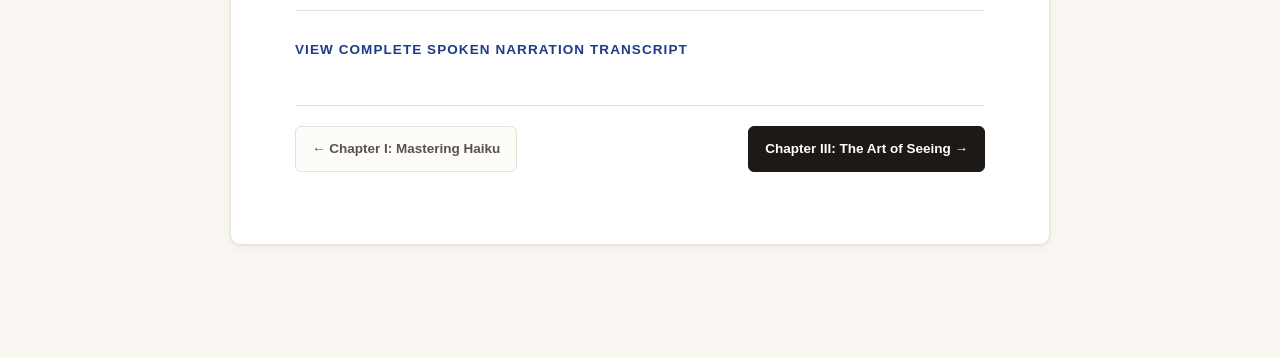
<file: lessons/0002-kigo-and-senryu.html>
<!DOCTYPE html>
<html lang="en">
<head>
  <meta charset="UTF-8">
  <meta name="viewport" content="width=device-width, initial-scale=1.0">
  <title>Lesson 0002: The Seasonal Soul &amp; The Human Mirror &bull; Haiku Studio</title>
  <link rel="stylesheet" href="../assets/styles.css">
  <style>
    .distance-spectrum {
      display: flex;
      flex-direction: column;
      gap: 12px;
      margin: 20px 0;
    }
    .spectrum-bar {
      display: flex;
      border: 1px solid var(--border-light);
      border-radius: 6px;
      overflow: hidden;
      font-family: var(--font-sans);
      font-size: 13px;
      text-align: center;
      line-height: 2;
    }
    .spectrum-zone {
      padding: 10px;
    }
    .zone-close { flex: 1; background: #fef2f2; color: #991b1b; }
    .zone-sweet { flex: 2; background: #f0fdf4; color: #166534; font-weight: bold; border-left: 2px solid #86efac; border-right: 2px solid #86efac; }
    .zone-far { flex: 1; background: #fef2f2; color: #991b1b; }

    .season-table {
      width: 100%;
      border-collapse: collapse;
      margin: 16px 0;
      font-family: var(--font-sans);
      font-size: 15px;
    }
    .season-table th, .season-table td {
      border: 1px solid var(--border-light);
      padding: 10px 14px;
      text-align: left;
    }
    .season-table th {
      background: #f7f4ed;
      color: var(--text-main);
    }
  </style>
</head>
<body>
  <div class="lesson-container">
    <!-- Running Header (Book Folio Bar) -->
    <nav class="lesson-nav" aria-label="Book Navigation">
      <a href="../index.html" class="dashboard-link">&lang; Course Dashboard</a>
      <span class="lesson-index-badge">Chapter II of V &bull; 4:10</span>
    </nav>

    <!-- Chapter Header -->
    <header class="lesson-header">
      <div class="lesson-badge">Chapter II &bull; Audio-Led Recitation</div>
      <h1 class="lesson-title">The Seasonal Soul &amp; The Human Mirror</h1>
      <p style="color: var(--text-muted); font-size: 16px; font-style: italic; margin-bottom: 12px;">
        On the compression power of Kigo, the calibration of image distance, and the demarcation of Senryu.
      </p>
      <div class="mission-outcome-box">
        <strong>Observable Milestone:</strong> (from <a href="../mission.html" style="color: #1e3a8a; text-decoration: underline;">MISSION.md</a>) Accurately calibrate relational distance across the cut (<a href="../glossary.html#toriawase" style="color: #1e3a8a; text-decoration: underline;"><em>toriawase</em></a>) using seasonal anchors (<a href="../glossary.html#kigo" style="color: #1e3a8a; text-decoration: underline;"><em>kigo</em></a>) from the <a href="../glossary.html#saijiki" style="color: #1e3a8a; text-decoration: underline;"><em>saijiki</em></a>, while distinguishing true haiku from satirical <a href="../glossary.html#senryu" style="color: #1e3a8a; text-decoration: underline;"><em>senryu</em></a>.
      </div>
    </header>

    <!-- Audio Player Widget -->
    <section class="player-widget" aria-label="Audio Chapter Recitation">
      <audio id="lesson-audio" src="../assets/audio/0002-kigo-and-senryu.m4a" preload="auto"></audio>

      <div class="player-top-row">
        <div class="player-main-controls">
          <button id="player-play-btn" class="play-btn" aria-label="Play recitation">
            <span id="player-play-icon" style="font-size: 20px;">▶</span>
          </button>
          <div id="player-time" class="player-time-display">0:00 / 4:10</div>
        </div>

        <div class="speed-selector" aria-label="Playback speed">
          <button class="speed-btn active" data-speed="1.0">1.0&times;</button>
          <button class="speed-btn" data-speed="1.25">1.25&times;</button>
          <button class="speed-btn" data-speed="1.5">1.5&times;</button>
        </div>
      </div>

      <div class="scrub-container">
        <input type="range" id="player-scrubber" class="scrub-slider" min="0" max="100" value="0" aria-label="Audio scrubber">
      </div>

      <!-- Segment Timeline Pills -->
      <nav class="timeline-pills" aria-label="Chapter sections">
        <button class="segment-pill active" data-segment-id="seg-motivation">1. Code of Kigo</button>
        <button class="segment-pill" data-segment-id="seg-principle">2. Five Seasons</button>
        <button class="segment-pill" data-segment-id="seg-distance">3. Image Distance</button>
        <button class="segment-pill checkpoint" data-segment-id="chk-1">&quest; Checkpoint 1</button>
        <button class="segment-pill" data-segment-id="seg-contrast">4. The Senryu Line</button>
        <button class="segment-pill" data-segment-id="seg-examples">5. Masterworks</button>
        <button class="segment-pill checkpoint" data-segment-id="chk-2">&quest; Checkpoint 2</button>
        <button class="segment-pill" data-segment-id="seg-summary">6. Dual Challenge</button>
      </nav>
    </section>

    <!-- Checkpoint Notification Banner -->
    <div id="checkpoint-banner" class="checkpoint-pause-banner" role="alert">
      <span>&#9208; Narration Paused: Please complete the retrieval checkpoint below to verify understanding before audio continues.</span>
    </div>

    <!-- Synchronized Visual Content Cards -->
    <main class="visual-cards-section">
      <!-- Card 1: Motivation -->
      <article id="card-motivation" class="visual-card active">
        <h3>1. The Secret Code of <em>Kigo</em></h3>
        <p>A seasonal word (<a href="../glossary.html#kigo" style="color: var(--accent-blue);"><em>kigo</em></a>) is not an incidental weather tag. It is an ancient <strong>cultural compression algorithm</strong>.</p>
        <div style="background: #fdfcf7; border: 1px solid var(--border-light); border-left: 4px solid var(--accent-gold); padding: 16px; border-radius: 4px; margin: 16px 0;">
          <p style="font-size: 16px; line-height: 1.6; margin: 0;">
            When you name a single marker&mdash;<em>cherry petals</em>, <em>cicada husk</em>, or <em>first frost</em>&mdash;you instantly summon centuries of shared ecological memory into two words. The season performs the emotional labor so your poem remains free of sentimental editorializing.
          </p>
        </div>
        <p class="caption">Audio focus: How seasonal shorthand removes the need for adjectives.</p>
      </article>

      <!-- Card 2: Principle -->
      <article id="card-principle" class="visual-card">
        <h3>2. The Five Seasons &amp; Psychological Frequencies</h3>
        <p>In the traditional <a href="../glossary.html#saijiki" style="color: var(--accent-blue);"><em>saijiki</em></a> (seasonal almanac), poets recognize five distinct temporal realms, each carrying an objective emotional resonance:</p>

        <table class="season-table">
          <thead>
            <tr>
              <th>Season</th>
              <th>Ecological Phenomenon</th>
              <th>Psychological Frequency</th>
            </tr>
          </thead>
          <tbody>
            <tr>
              <td><strong>Spring</strong></td>
              <td>Mud thaw, swelling buds, morning mist, frogs</td>
              <td>Vulnerability, fragile renewal, incipient hope</td>
            </tr>
            <tr>
              <td><strong>Summer</strong></td>
              <td>Thunderheads, heat shimmer, relentless cicadas</td>
              <td>Intense vitality, exhaustion, baking thirst</td>
            </tr>
            <tr>
              <td><strong>Autumn</strong></td>
              <td>Harvest moon, scarecrow, woodsmoke, falling fruit</td>
              <td><em><a href="../glossary.html#mono-no-aware" style="color: var(--accent-blue);">Mono no aware</a></em>, poignant transience, dusk</td>
            </tr>
            <tr>
              <td><strong>Winter</strong></td>
              <td>Bare oaks, dry snow, clicking ice twigs, frost</td>
              <td><em><a href="../glossary.html#wabi-sabi" style="color: var(--accent-blue);">Wabi-sabi</a></em>, stark solitude, quiet endurance</td>
            </tr>
            <tr>
              <td><strong>New Year</strong></td>
              <td>First sunrise, first calligraphy, pristine snow</td>
              <td>Clean slate, cosmic reset, reverent beginning</td>
            </tr>
          </tbody>
        </table>
        <p class="caption">Audio focus: Notice how a cup of tea on a porch shifts its entire emotional meaning based on the season.</p>
      </article>

      <!-- Card 3: Image Distance -->
      <article id="card-distance" class="visual-card">
        <h3>3. Calibrating Image Distance</h3>
        <p>In Lesson I we introduced <a href="../glossary.html#toriawase" style="color: var(--accent-blue);"><em>toriawase</em></a> (juxtaposition across the cut). The secret to masterwork haiku lies in tuning the <strong>perceptual distance</strong> between the two images:</p>

        <div class="distance-spectrum">
          <div class="spectrum-bar">
            <div class="spectrum-zone zone-close">TOO CLOSE (Boring)</div>
            <div class="spectrum-zone zone-sweet">THE GOLDEN RESONANCE</div>
            <div class="spectrum-zone zone-far">TOO FAR (Absurd)</div>
          </div>
        </div>

        <ul style="margin: 12px 0 0 20px; font-size: 15px; line-height: 1.7;">
          <li><strong>Too Close:</strong> <em>Pine branch &mdash; / a green pine needle / falls on the root.</em> &rarr; Trivial, redundant; no spark leaps across the cut.</li>
          <li><strong>The Golden Distance:</strong> <em>Old bronze temple bell &mdash; / resting asleep, / a butterfly.</em> &rarr; Two disparate categories (heavy metal vs. silent gossamer wing) sharing a hidden emotional friction.</li>
          <li><strong>Too Far:</strong> <em>Stapler on a desk &mdash; / an exploding supernova / across the cosmos.</em> &rarr; Incoherent, surrealist; the human intuition cannot bridge the gap.</li>
        </ul>
      </article>

      <!-- Card 4: Checkpoint 1 -->
      <article id="card-chk-1" class="visual-card checkpoint-card">
        <h4>Checkpoint 1: Calibrating Image Distance</h4>
        <p style="margin-bottom: 14px; font-size: 16px;">
          Why does a haiku that pairs an oak tree with a falling oak leaf often feel dull or unmemorable to experienced readers?
        </p>
        <div class="options-list">
          <button class="option-btn" data-index="0">
            The two images are too close in perceptual distance, leaving no gap (<a href="../glossary.html#yohaku" style="color: inherit;"><em>yohaku</em></a>) for a cognitive spark of realization.
          </button>
          <button class="option-btn" data-index="1">
            Classical Japanese poetics strictly prohibited writing about trees and leaves in the same poem.
          </button>
          <button class="option-btn" data-index="2">
            Because oak trees are only recognized in Western literature and do not exist in the Japanese <em>saijiki</em>.
          </button>
          <button class="option-btn" data-index="3">
            The phrase inherently exceeds the seventeen-syllable maximum count required for nature verse.
          </button>
        </div>
        <div class="checkpoint-feedback"></div>
      </article>

      <!-- Card 5: The Senryu Line -->
      <article id="card-contrast" class="visual-card">
        <h3>4. The Demarcation: Haiku vs. Senryu</h3>
        <p>Both forms share the exact same 3-line structural frame, but their spiritual centers are opposites:</p>

        <div style="display: grid; grid-template-columns: 1fr 1fr; gap: 16px; margin: 16px 0;">
          <div style="background: #f0fdf4; border: 1px solid #86efac; border-radius: 6px; padding: 16px;">
            <strong style="color: #166534; font-size: 17px;">The Haiku Realm</strong>
            <ul style="margin: 8px 0 0 16px; font-size: 14px; line-height: 1.6;">
              <li><strong>Center:</strong> Nature, cosmos, transience.</li>
              <li><strong>Ego:</strong> Dissolved; objective presence (<a href="../glossary.html#shasei" style="color: var(--accent-blue);"><em>shasei</em></a>).</li>
              <li><strong>Requirement:</strong> Mandatory seasonal anchor (<a href="../glossary.html#kigo" style="color: var(--accent-blue);"><em>kigo</em></a>).</li>
              <li><strong>Tone:</strong> Reverent, quiet, contemplative, awe.</li>
            </ul>
          </div>

          <div style="background: #fff1f2; border: 1px solid #fecdd3; border-radius: 6px; padding: 16px;">
            <strong style="color: #9f1239; font-size: 17px;"><a href="../glossary.html#senryu" style="color: #9f1239; text-decoration: underline;">The Senryu Realm</a></strong>
            <ul style="margin: 8px 0 0 16px; font-size: 14px; line-height: 1.6;">
              <li><strong>Center:</strong> Human folly, relationships, society.</li>
              <li><strong>Ego:</strong> Centered; domestic life and irony.</li>
              <li><strong>Requirement:</strong> No seasonal word required.</li>
              <li><strong>Tone:</strong> Witty, satirical, cynical, humorous.</li>
            </ul>
          </div>
        </div>
      </article>

      <!-- Card 6: Masterwork Examples -->
      <article id="card-examples" class="visual-card">
        <h3>5. Masterwork Comparisons</h3>
        <p>Notice how masters handle the animal world versus human domesticity:</p>

        <div class="poem-card">
          <span class="technique-tag">Haiku &bull; Kobayashi Issa (1819)</span>
          <div class="poem-lines">
            Do not swat the fly &mdash;<br>
            it wrings its hands,<br>
            it wrings its feet.
          </div>
          <div class="poem-meta">
            <em>Spirit:</em> Pure Buddhist tenderness and seasonal summer presence. The human ego steps back to witness small life.
          </div>
        </div>

        <div class="poem-card" style="border-left-color: #e11d48;">
          <span class="technique-tag" style="background: #ffe4e6; color: #be123c;">Senryu &bull; Alexis Rotella</span>
          <div class="poem-lines">
            After the divorce<br>
            the portrait of our wedding<br>
            in the thrift shop window
          </div>
          <div class="poem-meta">
            <em>Spirit:</em> Piercing human irony. No seasonal kigo; raw domestic observation that makes the reader wince and smile.
          </div>
        </div>
      </article>

      <!-- Card 7: Checkpoint 2 -->
      <article id="card-chk-2" class="visual-card checkpoint-card">
        <h4>Checkpoint 2: Haiku vs. Senryu Diagnosis</h4>
        <p style="margin-bottom: 14px; font-size: 16px;">
          Which of the following poems is classified as a <strong>senryu</strong> rather than a true haiku?
        </p>
        <div class="options-list">
          <button class="option-btn" data-index="0">
            morning frost &mdash; / a crow snaps a pine twig, / the sharp echo
          </button>
          <button class="option-btn" data-index="1">
            deep autumn &mdash; / the neighbor's persimmon / heavy with rain
          </button>
          <button class="option-btn" data-index="2">
            zoom call frozen &mdash; / my boss mid-sentence / with his mouth wide open
          </button>
          <button class="option-btn" data-index="3">
            spring thaw &mdash; / black mud remembering / the shape of boots
          </button>
        </div>
        <div class="checkpoint-feedback"></div>
      </article>

      <!-- Card 8: Summary -->
      <article id="card-summary" class="visual-card">
        <h3>6. Synthesis &amp; Today's Dual Challenge</h3>
        <p>You now possess the discerning eye to calibrate image distance and navigate between the sacred contemplation of haiku and the profane wit of senryu.</p>

        <div style="background: #fdfbf7; border: 1px solid var(--border-light); padding: 20px; border-radius: 6px; margin: 18px 0;">
          <h4 style="margin-bottom: 8px;">Your Dual Composition Challenge:</h4>
          <ol style="margin-left: 20px; font-size: 16px; line-height: 1.7;">
            <li><strong>The Haiku:</strong> Pick one anchor from the <a href="../reference/poetic-imagery-cheatsheet.html" style="color: var(--accent-blue); font-weight: bold;">Poetic Imagery Cheatsheet</a>. Pair it across a cut with a distant, resonant natural action.</li>
            <li><strong>The Senryu:</strong> Look at your workday, phone notifications, or domestic quirks. Draft a 3-line verse capturing human folly with zero seasonal words.</li>
          </ol>
        </div>

        <div style="margin-top: 18px; padding: 14px; background: #fafaf9; border: 1px solid var(--border-light); border-radius: 6px; font-family: var(--font-sans); font-size: 14px;">
          <strong>Workspace Documents:</strong>
          <div style="margin-top: 6px; display: flex; gap: 14px; flex-wrap: wrap;">
            <a href="../index.html" style="color: var(--accent-blue); font-weight: bold;">Studio Dashboard</a> &bull;
            <a href="../mission.html" style="color: var(--accent-blue); font-weight: bold;">Mission</a> &bull;
            <a href="../glossary.html" style="color: var(--accent-blue); font-weight: bold;">Glossary</a> &bull;
            <a href="../reference/poetic-imagery-cheatsheet.html" style="color: var(--accent-blue); font-weight: bold;">Poetic Imagery</a>
          </div>
        </div>
      </article>
    </main>

    <!-- Demonstrated Learning Evidence Block -->
    <section class="evidence-section">
      <h3>Demonstrated Learning Evidence</h3>
      <p style="font-size: 14px; color: var(--text-muted);">
        When you complete the checkpoints above, this block records your verified mastery for the workspace learning records.
      </p>
      <div id="evidence-text" class="evidence-box">Loading evidence record...</div>
      <button id="copy-evidence-btn" class="copy-evidence-btn">Copy Evidence to Clipboard</button>
    </section>

    <!-- Complete Spoken Transcript Expander -->
    <details class="transcript-details">
      <summary>View Complete Spoken Narration Transcript</summary>
      <div style="margin-top: 14px; font-size: 15px; line-height: 1.7; color: var(--text-muted);">
        <p><strong>1. The Secret Code of Kigo:</strong> Welcome to Lesson Two. In our first lesson, you learned that haiku is an electric circuit of two images separated by a cut. But where does the emotional charge come from? In classical haiku, that charge comes from kigo, the seasonal anchor. A kigo is not just a weather report. It is a cultural compression algorithm. When you say cherry blossom, fallen persimmon, or cicada husk, you instantly summon centuries of shared ecological memory. Today, you will learn how to wield kigo to create deep emotional weather, how to tune the distance between your two images, and how to tell a true haiku apart from its humorous sibling, the senryu.</p>
        <p style="margin-top: 10px;"><strong>2. The Five Seasons &amp; Emotional Resonance:</strong> Traditional Japanese almanacs, or saijiki, recognize five seasons: spring, summer, autumn, winter, and the New Year. Each season carries a distinct psychological frequency. Spring carries the vulnerability of awakening and melting mud. Summer brings intense vitality, baking heat, and insect drone. Autumn carries mono no aware, the poignant beauty of departure, harvesting, and chill. Winter brings stark austerity, bare wood, and quiet endurance. When you choose a kigo, you do not need to tell the reader how to feel. The season does the heavy emotional lifting for you. A teacup sitting on a porch in spring feels hopeful. The exact same teacup sitting on a porch in freezing rain feels like profound solitude.</p>
        <p style="margin-top: 10px;"><strong>3. Tuning Image Distance:</strong> Now let us refine your juxtaposition. Think of the distance between your two images like tuning a radio. If your two images are too close, say a pine tree and a pine cone, there is no tension. The poem is flat and boring. But if your two images are too far apart, like an office stapler and an exploding galaxy, the mind cannot bridge the gap. It becomes absurd surrealism. The golden middle is what Basho called toriawase at the right frequency: two images from entirely different sensory categories that share a hidden emotional texture. An ancient bronze bell and a paper-thin butterfly wing. A rusty engine cooling down and the onset of November dark. Different categories, but sharing one breath.</p>
        <p style="margin-top: 10px;"><strong>4. The Line Between Haiku and Senryu:</strong> Here is one of the most critical distinctions in poetry: haiku versus senryu. Both share the exact same three-line structure. But their spirits are completely opposite. In a haiku, the human ego dissolves. You are an objective camera observing nature and time. The tone is reverent, contemplative, or bittersweet, and a seasonal kigo is essential. In a senryu, however, human folly takes center stage. Senryu is about bad dates, frustrating bosses, marital squabbles, and humorous irony. If you write three lines about your burnt toast or traffic jam, you have written a wonderful senryu, but not a haiku. Knowing which one you are writing keeps your craft sharp.</p>
        <p style="margin-top: 10px;"><strong>5. Masterworks: Issa vs. Modern Senryu:</strong> Consider Kobayashi Issa in eighteen nineteen: Do not swat the fly. It wrings its hands; it wrings its feet. Issa takes a humble summer pest and observes it with deep Buddhist tenderness. The human is not crushing nature; the human is acknowledging kinship. Now compare that to a classic senryu by Alexis Rotella: After the divorce / the portrait of our wedding / in the thrift shop window. Notice: no nature, no seasonal kigo. Just raw, tragicomic human relationship. Both poems are brilliant, but they achieve their brilliance through entirely different doors.</p>
        <p style="margin-top: 10px;"><strong>6. Summary &amp; Today's Dual Challenge:</strong> To summarize: a kigo is emotional shorthand grounded in nature. Great juxtaposition balances images that are neither too close nor too far. And while haiku looks outward at the cosmos, senryu looks inward at our absurd human antics. Your challenge today is a dual workout: write one true haiku using a sensory anchor from our new cheatsheet, and write one witty senryu observing a human quirk. Test yourself in the dashboard sandbox, and I will see you in our next session.</p>
      </div>
    </details>

    <!-- Book Chapter Pagination -->
    <div class="chapter-navigation">
      <a href="0001-mastering-haiku.html" class="chapter-nav-btn">&larr; Chapter I: Mastering Haiku</a>
      <a href="0003-shasei-and-wabi-sabi.html" class="chapter-nav-btn primary">Chapter III: The Art of Seeing &rarr;</a>
    </div>
  </div>

  <!-- Mobile Sticky Mini-Player Dock -->
  <div class="mobile-mini-player" id="mobile-mini-player" aria-label="Audio Playback Dock">
    <div class="mini-progress-bar">
      <div class="mini-progress-fill" id="mini-progress-fill"></div>
    </div>
    <div class="mini-player-content">
      <button class="mini-play-btn" id="mini-play-btn" type="button" aria-label="Play or pause audio">
        <span id="mini-play-icon">&#9654;</span>
      </button>
      <div class="mini-info" id="mini-info" role="button" tabindex="0" aria-label="Scroll to audio player">
        <span class="mini-segment-title" id="mini-segment-title">1. Introduction</span>
        <span class="mini-time" id="mini-time">0:00 / 0:00</span>
      </div>
      <button class="mini-action-btn" id="mini-scroll-btn" type="button" aria-label="Scroll to player" title="Return to player">&#8679;</button>
    </div>
  </div>

  <!-- Lesson Data Contract for player.js -->
  <script id="lesson-data" type="application/json">
  {
    "id": "0002",
    "title": "The Seasonal Soul & The Human Mirror: Kigo, Image Distance & Senryu",
    "missionOutcome": "Calibrate relational distance in juxtaposition (toriawase) using seasonal kigo from the saijiki, and distinguish true haiku from satirical senryu.",
    "segments": [
      {
        "id": "seg-motivation",
        "type": "motivation",
        "title": "The Secret Code of Kigo",
        "visualCardId": "card-motivation",
        "durationSeconds": 39.82
      },
      {
        "id": "seg-principle",
        "type": "concept",
        "title": "The Five Seasons & Emotional Resonance",
        "visualCardId": "card-principle",
        "durationSeconds": 44.69
      },
      {
        "id": "seg-distance",
        "type": "concept",
        "title": "Tuning Image Distance",
        "visualCardId": "card-distance",
        "durationSeconds": 44.11
      },
      {
        "id": "chk-1",
        "type": "checkpoint",
        "title": "Checkpoint 1: Tuning Image Distance",
        "visualCardId": "card-chk-1",
        "durationSeconds": 7.10
      },
      {
        "id": "seg-contrast",
        "type": "concept",
        "title": "The Line Between Haiku and Senryu",
        "visualCardId": "card-contrast",
        "durationSeconds": 41.51
      },
      {
        "id": "seg-examples",
        "type": "example",
        "title": "Masterworks: Issa vs. Modern Senryu",
        "visualCardId": "card-examples",
        "durationSeconds": 36.52
      },
      {
        "id": "chk-2",
        "type": "checkpoint",
        "title": "Checkpoint 2: Haiku vs. Senryu Diagnosis",
        "visualCardId": "card-chk-2",
        "durationSeconds": 6.10
      },
      {
        "id": "seg-summary",
        "type": "summary",
        "title": "Summary & Today's Dual Challenge",
        "visualCardId": "card-summary",
        "durationSeconds": 30.14
      }
    ],
    "checkpoints": [
      {
        "id": "chk-1",
        "segmentId": "chk-1",
        "question": "Why does a haiku that pairs an oak tree with a falling oak leaf often feel dull or unmemorable to experienced readers?",
        "correctIndex": 0,
        "explanation": "When two images belong to the exact same subject family, they lack perceptual tension across the cut. Toriawase requires two different sensory planes that resonate without overlap."
      },
      {
        "id": "chk-2",
        "segmentId": "chk-2",
        "question": "Which of the following poems is classified as a senryu rather than a true haiku?",
        "correctIndex": 2,
        "explanation": "The frozen Zoom call centers entirely on modern human workplace absurdity and situational irony without a seasonal or ecological anchor (kigo)—the hallmark of senryu."
      }
    ]
  }
  </script>

  <!-- Player Script -->
  <script src="../assets/player.js"></script>
  <script src="../assets/pronounce.js"></script>
</body>
</html>
</file>
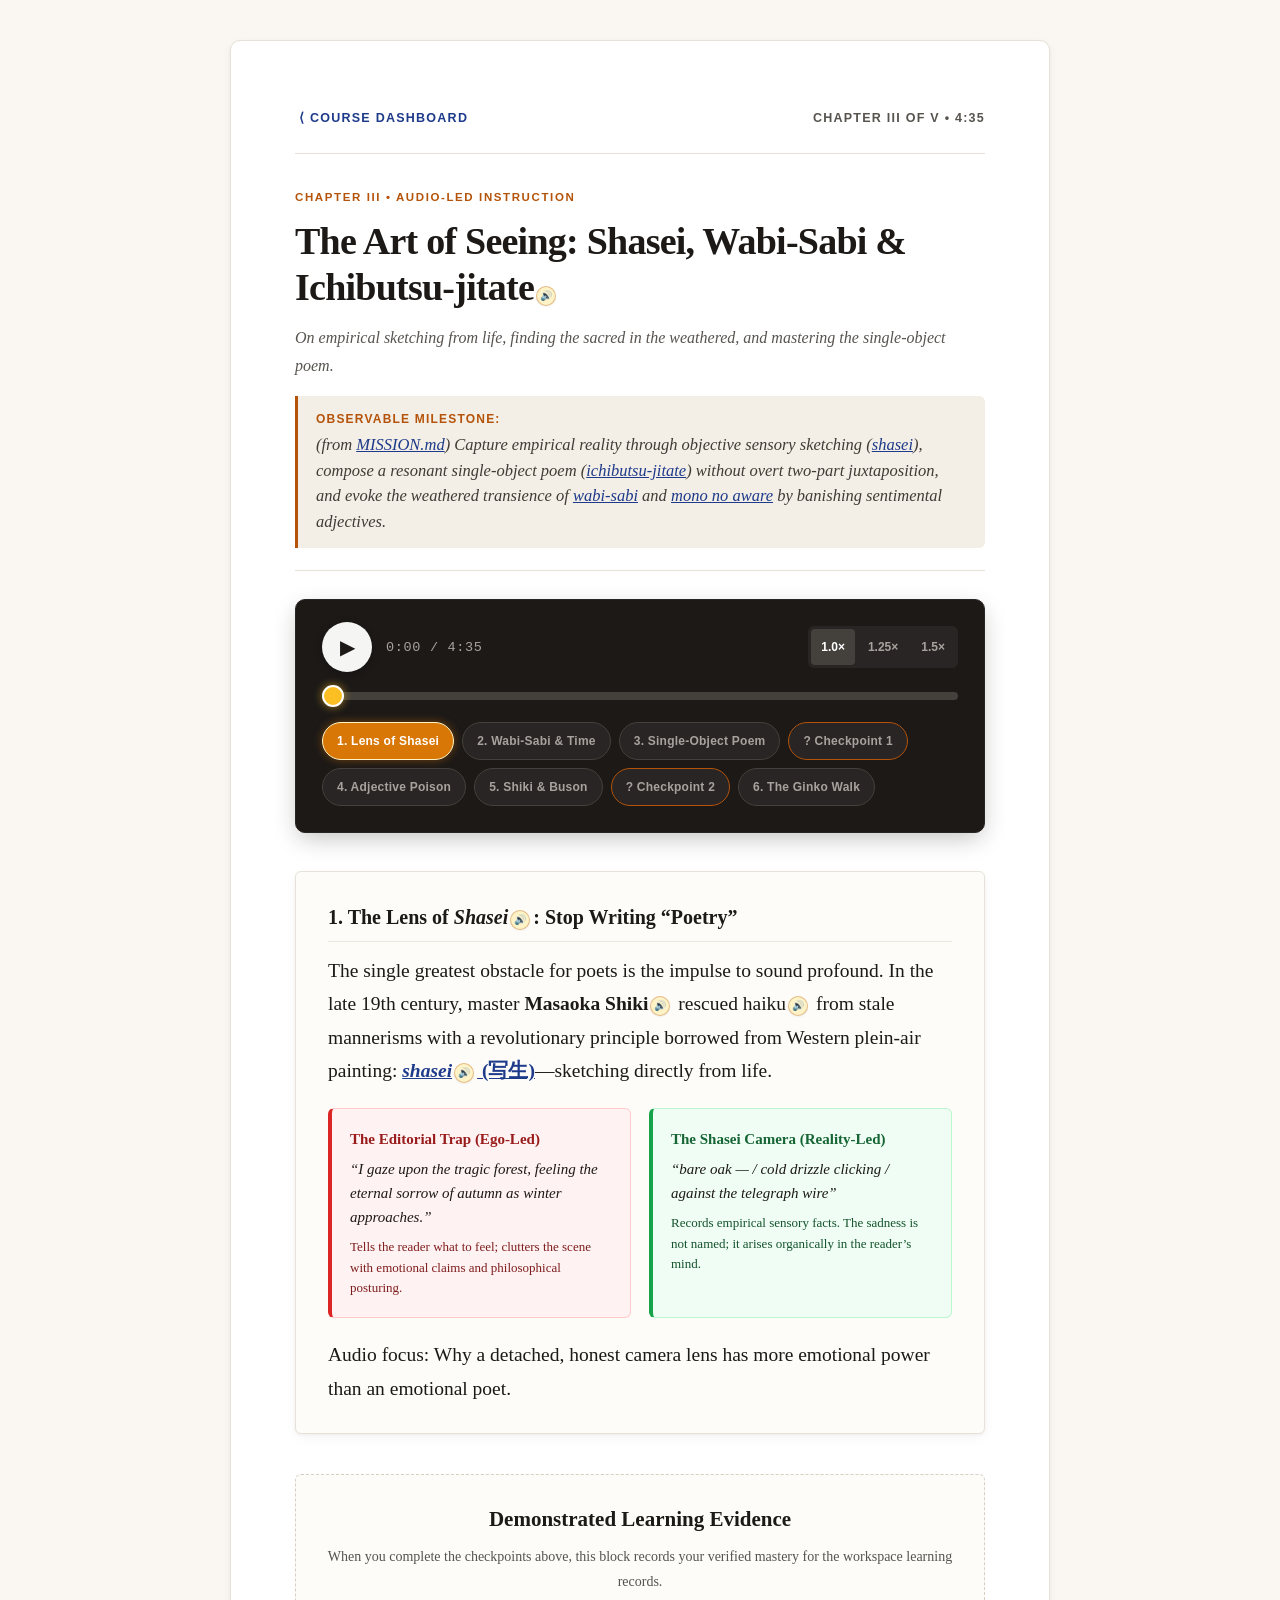
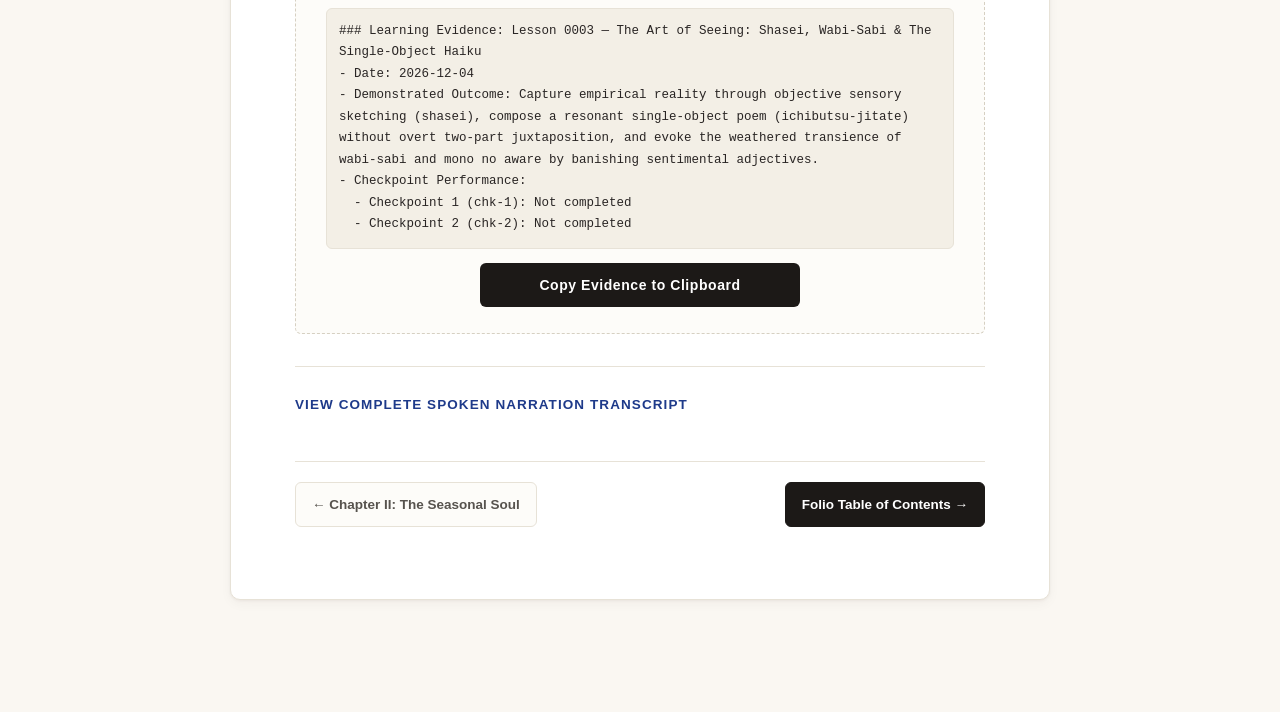
<file: lessons/0003-shasei-and-wabi-sabi.html>
<!DOCTYPE html>
<html lang="en">
<head>
  <meta charset="UTF-8">
  <meta name="viewport" content="width=device-width, initial-scale=1.0">
  <title>Chapter III: The Art of Seeing &bull; Shasei, Wabi-Sabi &amp; Ichibutsu-jitate &bull; Haiku Studio</title>
  <link rel="stylesheet" href="../assets/styles.css">
  <style>
    .shasei-comparison {
      display: grid;
      grid-template-columns: 1fr 1fr;
      gap: 18px;
      margin: 20px 0;
    }
    @media (max-width: 680px) {
      .shasei-comparison { grid-template-columns: 1fr; }
    }
    .lens-box {
      border-radius: 6px;
      padding: 18px;
      font-size: 15px;
      line-height: 1.6;
    }
    .lens-editorial {
      background: #fef2f2;
      border: 1px solid #fecaca;
      border-left: 4px solid #dc2626;
    }
    .lens-shasei {
      background: #f0fdf4;
      border: 1px solid #bbf7d0;
      border-left: 4px solid #16a34a;
    }

    .aesthetic-grid {
      display: grid;
      grid-template-columns: 1fr 1fr;
      gap: 16px;
      margin: 20px 0;
    }
    @media (max-width: 680px) {
      .aesthetic-grid { grid-template-columns: 1fr; }
    }
    .aesthetic-card {
      background: #fdfcf9;
      border: 1px solid var(--border-light);
      border-radius: 6px;
      padding: 16px 20px;
    }
    .aesthetic-title {
      font-family: var(--font-serif);
      font-size: 17px;
      font-weight: 700;
      color: var(--accent-gold);
      margin-bottom: 6px;
      display: flex;
      align-items: center;
      gap: 8px;
    }

    .ichibutsu-flow {
      background: #faf8f2;
      border: 1px solid var(--border-light);
      border-radius: 6px;
      padding: 20px;
      margin: 18px 0;
    }
    .flow-steps {
      display: flex;
      justify-content: space-between;
      gap: 12px;
      margin-top: 14px;
      flex-wrap: wrap;
    }
    .flow-step {
      flex: 1;
      min-width: 180px;
      background: #ffffff;
      border: 1px solid var(--border-light);
      padding: 12px 14px;
      border-radius: 4px;
      font-size: 14px;
      box-shadow: 0 1px 3px rgba(0,0,0,0.03);
    }
    .flow-step-num {
      font-family: var(--font-mono);
      font-weight: 700;
      color: var(--accent-blue);
      font-size: 12px;
      text-transform: uppercase;
      margin-bottom: 4px;
    }
  </style>
</head>
<body>
  <div class="lesson-container">
    <!-- Running Header (Book Folio Bar) -->
    <nav class="lesson-nav" aria-label="Book Navigation">
      <a href="../index.html" class="dashboard-link">&lang; Course Dashboard</a>
      <span class="lesson-index-badge">Chapter III of V &bull; 4:35</span>
    </nav>

    <!-- Chapter Header -->
    <header class="lesson-header">
      <div class="lesson-badge">Chapter III &bull; Audio-Led Instruction</div>
      <h1 class="lesson-title">The Art of Seeing: Shasei, Wabi-Sabi &amp; Ichibutsu-jitate</h1>
      <p style="color: var(--text-muted); font-size: 16px; font-style: italic; margin-bottom: 12px;">
        On empirical sketching from life, finding the sacred in the weathered, and mastering the single-object poem.
      </p>
      <div class="mission-outcome-box">
        <strong>Observable Milestone:</strong> (from <a href="../mission.html" style="color: #1e3a8a; text-decoration: underline;">MISSION.md</a>) Capture empirical reality through objective sensory sketching (<a href="../glossary.html#shasei" style="color: #1e3a8a; text-decoration: underline;"><em>shasei</em></a>), compose a resonant single-object poem (<a href="../glossary.html#ichibutsu-jitate" style="color: #1e3a8a; text-decoration: underline;"><em>ichibutsu-jitate</em></a>) without overt two-part juxtaposition, and evoke the weathered transience of <a href="../glossary.html#wabi-sabi" style="color: #1e3a8a; text-decoration: underline;"><em>wabi-sabi</em></a> and <a href="../glossary.html#mono-no-aware" style="color: #1e3a8a; text-decoration: underline;"><em>mono no aware</em></a> by banishing sentimental adjectives.
      </div>
    </header>

    <!-- Audio Player Widget -->
    <section class="player-widget" aria-label="Audio Chapter Recitation">
      <audio id="lesson-audio" src="../assets/audio/0003-shasei-and-wabi-sabi.m4a" preload="auto"></audio>

      <div class="player-top-row">
        <div class="player-main-controls">
          <button id="player-play-btn" class="play-btn" aria-label="Play recitation">
            <span id="player-play-icon" style="font-size: 20px;">▶</span>
          </button>
          <div id="player-time" class="player-time-display">0:00 / 4:35</div>
        </div>

        <div class="speed-selector" aria-label="Playback speed">
          <button class="speed-btn active" data-speed="1.0">1.0&times;</button>
          <button class="speed-btn" data-speed="1.25">1.25&times;</button>
          <button class="speed-btn" data-speed="1.5">1.5&times;</button>
        </div>
      </div>

      <div class="scrub-container">
        <input type="range" id="player-scrubber" class="scrub-slider" min="0" max="100" value="0" aria-label="Audio scrubber">
      </div>

      <!-- Segment Timeline Pills -->
      <nav class="timeline-pills" aria-label="Chapter sections">
        <button class="segment-pill active" data-segment-id="seg-motivation">1. Lens of Shasei</button>
        <button class="segment-pill" data-segment-id="seg-principle">2. Wabi-Sabi &amp; Time</button>
        <button class="segment-pill" data-segment-id="seg-ichibutsu">3. Single-Object Poem</button>
        <button class="segment-pill checkpoint" data-segment-id="chk-1">&quest; Checkpoint 1</button>
        <button class="segment-pill" data-segment-id="seg-contrast">4. Adjective Poison</button>
        <button class="segment-pill" data-segment-id="seg-examples">5. Shiki &amp; Buson</button>
        <button class="segment-pill checkpoint" data-segment-id="chk-2">&quest; Checkpoint 2</button>
        <button class="segment-pill" data-segment-id="seg-summary">6. The Ginko Walk</button>
      </nav>
    </section>

    <!-- Checkpoint Notification Banner -->
    <div id="checkpoint-banner" class="checkpoint-pause-banner" role="alert">
      <span>&#9208; Narration Paused: Please complete the retrieval checkpoint below to verify understanding before audio continues.</span>
    </div>

    <!-- Synchronized Visual Content Cards -->
    <main class="visual-cards-section">
      <!-- Card 1: Motivation -->
      <article id="card-motivation" class="visual-card active">
        <h3>1. The Lens of <em>Shasei</em>: Stop Writing &ldquo;Poetry&rdquo;</h3>
        <p>The single greatest obstacle for poets is the impulse to sound profound. In the late 19th century, master <strong>Masaoka Shiki</strong> rescued haiku from stale mannerisms with a revolutionary principle borrowed from Western plein-air painting: <a href="../glossary.html#shasei" style="color: var(--accent-blue);"><strong><em>shasei</em> (写生)</strong></a>&mdash;sketching directly from life.</p>

        <div class="shasei-comparison">
          <div class="lens-box lens-editorial">
            <strong style="color: #991b1b; display: block; margin-bottom: 6px;">The Editorial Trap (Ego-Led)</strong>
            <em>&ldquo;I gaze upon the tragic forest, feeling the eternal sorrow of autumn as winter approaches.&rdquo;</em>
            <div style="font-size: 13px; color: #7f1d1d; margin-top: 8px;">
              Tells the reader what to feel; clutters the scene with emotional claims and philosophical posturing.
            </div>
          </div>

          <div class="lens-box lens-shasei">
            <strong style="color: #166534; display: block; margin-bottom: 6px;">The Shasei Camera (Reality-Led)</strong>
            <em>&ldquo;bare oak &mdash; / cold drizzle clicking / against the telegraph wire&rdquo;</em>
            <div style="font-size: 13px; color: #14532d; margin-top: 8px;">
              Records empirical sensory facts. The sadness is not named; it arises organically in the reader&rsquo;s mind.
            </div>
          </div>
        </div>
        <p class=\"caption\">Audio focus: Why a detached, honest camera lens has more emotional power than an emotional poet.</p>
      </article>

      <!-- Card 2: Wabi-Sabi & Mono no Aware -->
      <article id="card-principle" class="visual-card">
        <h3>2. The Aesthetics of Imperfection: <em>Wabi-Sabi</em> &amp; <em>Mono no Aware</em></h3>
        <p>Where Western classicism venerates pristine symmetry and eternal monuments, haiku poetics turns its eye toward the transient, humble, and weathered.</p>

        <div class="aesthetic-grid">
          <div class="aesthetic-card">
            <div class="aesthetic-title">
              <span>&#10087;</span>
              <span><a href="../glossary.html#wabi-sabi" style="color: inherit; text-decoration: none;">Wabi-Sabi (侘寂)</a></span>
            </div>
            <p style="font-size: 15px; line-height: 1.6; color: var(--text-main);">
              <strong>The beauty of the weathered, imperfect, and modest.</strong> A rusted hinge, a warped porch board, a chipped ceramic bowl, peeling green paint on a wooden skiff. It embraces the natural patina of time and wear.
            </p>
          </div>

          <div class="aesthetic-card">
            <div class="aesthetic-title">
              <span>&#10087;</span>
              <span><a href="../glossary.html#mono-no-aware" style="color: inherit; text-decoration: none;">Mono no Aware (物の哀れ)</a></span>
            </div>
            <p style="font-size: 15px; line-height: 1.6; color: var(--text-main);">
              <strong>The pathos of transience.</strong> The gentle, wistful awareness that all things pass away. Drifting cherry petals in a gutter, the smoke of burning dry leaves, autumn dusk arriving ten minutes earlier.
            </p>
          </div>
        </div>

        <div style="background: #faf8f2; border-left: 4px solid var(--accent-gold); padding: 14px 18px; border-radius: 4px; font-size: 15px; margin-top: 12px;">
          <em>The Rule of Restraint:</em> Never describe an object as &ldquo;old&rdquo;, &ldquo;weathered&rdquo;, or &ldquo;sad&rdquo;. Name the physical detail that reveals the wear: <em>flaking rust</em>, <em>sun-bleached cedar</em>, <em>curled edges</em>.
        </div>
      </article>

      <!-- Card 3: Ichibutsu-jitate -->
      <article id="card-ichibutsu" class="visual-card">
        <h3>3. Beyond Juxtaposition: The Art of <em>Ichibutsu-jitate</em></h3>
        <p>In Chapters I and II, we relied on <a href="../glossary.html#toriawase" style="color: var(--accent-blue);"><em>toriawase</em></a>: slamming two distinct images across a cut. But what if you are captivated by a solitary subject? Master poets turn to <a href="../glossary.html#ichibutsu-jitate" style="color: var(--accent-blue);"><strong><em>ichibutsu-jitate</em> (一物仕立て)</strong></a>&mdash;the &ldquo;one-thing composition.&rdquo;</p>

        <div class="ichibutsu-flow">
          <strong style="color: var(--text-main); font-size: 16px;">The 3-Beat Internal Transformation Formula:</strong>
          <p style="font-size: 14px; color: var(--text-muted); margin-top: 4px;">
            Instead of colliding two objects, observe a single subject shifting across time, posture, or stillness:
          </p>

          <div class="flow-steps">
            <div class="flow-step">
              <div class="flow-step-num">Line 1: Stance / Anchor</div>
              <strong>The Subject Identified:</strong> Ground the physical entity in space (e.g. <em>a dry oak leaf</em>).
            </div>
            <div class="flow-step">
              <div class="flow-step-num">Line 2: Micro-Shift</div>
              <strong>The Physical Motion:</strong> Describe its subtle kinetic transition (e.g. <em>spinning in the river eddy</em>).
            </div>
            <div class="flow-step">
              <div class="flow-step-num">Line 3: Settling Rest</div>
              <strong>The New Equilibrium:</strong> The motion resolves into stillness (e.g. <em>snags on sunken stone</em>).
            </div>
          </div>
        </div>
        <p class="caption">Audio focus: How internal movement replaces the need for a second contrasting image.</p>
      </article>

      <!-- Card 4: Checkpoint 1 -->
      <article id="card-chk-1" class="visual-card checkpoint-card">
        <h4>Checkpoint 1: The Shasei Filter</h4>
        <p style="margin-bottom: 14px; font-size: 16px;">
          Which of the following versions of a poem best embodies Masaoka Shiki&rsquo;s principle of <em>shasei</em> (sketching directly from empirical reality)?
        </p>
        <div class="options-list">
          <button class="option-btn" data-index="0">
            a heartbroken lover &mdash; / weeping beneath the tragic willow / in the lonely twilight
          </button>
          <button class="option-btn" data-index="1">
            black oak branch &mdash; / cold rain clicking against / the rusted tractor seat
          </button>
          <button class="option-btn" data-index="2">
            the majesty of the cosmos / mirrored in the spiritual beauty / of a mountain stream
          </button>
          <button class="option-btn" data-index="3">
            I feel so grateful today &mdash; / walking peacefully through the woods / enjoying Mother Nature
          </button>
        </div>
        <div class="checkpoint-feedback"></div>
      </article>

      <!-- Card 5: Adjective Poison -->
      <article id="card-contrast" class="visual-card">
        <h3>4. Adjective Poison &amp; The Concrete Verb</h3>
        <p>Adjectives are the poison of haiku because they rob the reader of their own sensory discovery. Compare these revisions:</p>

        <div style="margin: 16px 0; border: 1px solid var(--border-light); border-radius: 6px; overflow: hidden;">
          <table style="width: 100%; border-collapse: collapse; font-family: var(--font-sans); font-size: 14px;">
            <thead>
              <tr style="background: #f7f4ed; border-bottom: 1px solid var(--border-light); text-align: left;">
                <th style="padding: 10px 14px; width: 45%;">Adjective-Bloated (Amateur)</th>
                <th style="padding: 10px 14px; width: 55%;">Noun &amp; Verb Shasei (Master)</th>
              </tr>
            </thead>
            <tbody>
              <tr style="border-bottom: 1px solid var(--border-light);">
                <td style="padding: 12px 14px; color: #991b1b;">
                  <em>a cold, depressing rain<br>on the sad abandoned farm<br>feeling lonely</em>
                </td>
                <td style="padding: 12px 14px; color: #166534; font-weight: 500;">
                  <em>november rain &mdash;<br>an empty feed trough fills<br>with yellow pine needles</em>
                </td>
              </tr>
              <tr>
                <td style="padding: 12px 14px; color: #991b1b;">
                  <em>beautiful bright morning<br>cheerful birds singing joyfully<br>such sweet blossoms</em>
                </td>
                <td style="padding: 12px 14px; color: #166534; font-weight: 500;">
                  <em>sun on the sill &mdash;<br>a sparrow shakes dew<br>from the cherry branch</em>
                </td>
              </tr>
            </tbody>
          </table>
        </div>
        <p style="font-size: 15px; color: var(--text-muted); line-height: 1.6;">
          <strong>Notice:</strong> In the right-hand column, not a single emotion is declared. The feed trough filling with needles evokes abandonment far more intimately than the word &ldquo;depressing&rdquo; ever could.
        </p>
      </article>

      <!-- Card 6: Masterworks: Shiki & Buson -->
      <article id="card-examples" class="visual-card">
        <h3>5. Masterwork Deep Dives: Shiki &amp; Buson</h3>
        <p>Examine how the two greatest sensory painters in haiku history record empirical moments:</p>

        <div class="poem-card">
          <span class="technique-tag">Masaoka Shiki (1895) &bull; Sensory Concreteness</span>
          <div class="poem-lines">
            I bite into a persimmon &mdash;<br>
            a bell tolls,<br>
            Hōryū-ji temple.
          </div>
          <div class="poem-meta">
            <em>Analysis:</em> The bitter-sweet orange taste of autumn fruit directly juxtaposed with the low acoustic resonance of an ancient temple bell. Taste meets hearing; the temporal harvest meets eternal stone. Zero poetic embellishment.
          </div>
        </div>

        <div class="poem-card" style="border-left-color: #0284c7;">
          <span class="technique-tag" style="background: #e0f2fe; color: #0369a1;">Yosa Buson &bull; Pure Ichibutsu-jitate</span>
          <div class="poem-lines">
            A single petal<br>
            of the cherry blossom fell &mdash;<br>
            then another, then a petal.
          </div>
          <div class="poem-meta">
            <em>Analysis:</em> No second contrasting image. The entire poem focuses with microscopic stillness on the descending cherry blossoms. The repetition mimics the slow, inexorable departure of spring (<a href="../glossary.html#mono-no-aware" style="color: var(--accent-blue);"><em>mono no aware</em></a>).
          </div>
        </div>
      </article>

      <!-- Card 7: Checkpoint 2 -->
      <article id="card-chk-2" class="visual-card checkpoint-card">
        <h4>Checkpoint 2: Ichibutsu-jitate Diagnosis</h4>
        <p style="margin-bottom: 14px; font-size: 16px;">
          Which of the following compositions operates as an <strong>ichibutsu-jitate</strong> (single-object focus) rather than a two-image juxtaposition (<em>toriawase</em>)?
        </p>
        <div class="options-list">
          <button class="option-btn" data-index="0">
            summer thunderstorm &mdash; / on the screen door / a green cicada
          </button>
          <button class="option-btn" data-index="1">
            autumn dusk &mdash; / a billboard advertisement / for fresh peaches
          </button>
          <button class="option-btn" data-index="2">
            a single cherry petal falls &mdash; / then another / then a petal
          </button>
          <button class="option-btn" data-index="3">
            dentist waiting room &mdash; / the fish in the aquarium / swimming in circles
          </button>
        </div>
        <div class="checkpoint-feedback"></div>
      </article>

      <!-- Card 8: Summary & Practice -->
      <article id="card-summary" class="visual-card">
        <h3>6. Synthesis &amp; The Backyard <em>Ginko</em> Exercise</h3>
        <p>You have now expanded your repertoire from electric two-image cuts to the quiet mastery of <em>shasei</em> and the single-object poem.</p>

        <div style="background: #fdfbf7; border: 1px solid var(--border-light); padding: 20px; border-radius: 6px; margin: 18px 0;">
          <h4 style="margin-bottom: 8px; color: var(--accent-gold);">Your Ginko (Haiku Walk) Assignment:</h4>
          <ol style="margin-left: 20px; font-size: 16px; line-height: 1.7;">
            <li><strong>Step Outside:</strong> Take a 10-minute walk without your phone or headphones.</li>
            <li><strong>Hunt for Wabi-Sabi:</strong> Look for one weathered, chipped, rusted, or decaying object (a warped plank, cracked pavement weed, rusted padlock).</li>
            <li><strong>Draft in Ichibutsu-jitate:</strong> Write a 3-line verse focused solely on that object. Trace its physical stance and motion.</li>
            <li><strong>The Adjective Ban:</strong> Eliminate every single adjective of emotion or value judgment. Let the sensory noun and verb speak for themselves.</li>
          </ol>
        </div>

        <div style="margin-top: 18px; padding: 14px; background: #fafaf9; border: 1px solid var(--border-light); border-radius: 6px; font-family: var(--font-sans); font-size: 14px;">
          <strong>Workspace Documents &amp; Tools:</strong>
          <div style="margin-top: 6px; display: flex; gap: 14px; flex-wrap: wrap;">
            <a href="../index.html" style="color: var(--accent-blue); font-weight: bold;">Folio Dashboard</a> &bull;
            <a href="../mission.html" style="color: var(--accent-blue); font-weight: bold;">Mission</a> &bull;
            <a href="../glossary.html#shasei" style="color: var(--accent-blue); font-weight: bold;">Shasei Definition</a> &bull;
            <a href="../reference/poetic-imagery-cheatsheet.html" style="color: var(--accent-blue); font-weight: bold;">Imagery Plates</a>
          </div>
        </div>
      </article>
    </main>

    <!-- Demonstrated Learning Evidence Block -->
    <section class="evidence-section">
      <h3>Demonstrated Learning Evidence</h3>
      <p style="font-size: 14px; color: var(--text-muted);">
        When you complete the checkpoints above, this block records your verified mastery for the workspace learning records.
      </p>
      <div id="evidence-text" class="evidence-box">Loading evidence record...</div>
      <button id="copy-evidence-btn" class="copy-evidence-btn">Copy Evidence to Clipboard</button>
    </section>

    <!-- Complete Audio Transcript Expander -->
    <details class="transcript-details">
      <summary>View Complete Spoken Narration Transcript</summary>
      <div style="margin-top: 14px; font-size: 15px; line-height: 1.7; color: var(--text-muted);">
        <p><strong>1. The Lens of Shasei:</strong> Welcome to Lesson Three. In our previous sessions, you mastered the electric cut, the seasonal code of kigo, and the distance between images. Today, we confront the single biggest trap in all of poetry: the urge to sound poetic. In late nineteenth-century Japan, the master Masaoka Shiki revolutionized haiku with a single radical concept borrowed from Western painting: shasei, which means sketching directly from life. Shiki realized that when a poet tries to be profound, they end up writing clichés. But when a poet acts like a detached, honest camera lens, the world reveals its own quiet power. Today, you will learn to see without editorializing, to discover the sacred beauty in the weathered and broken, and to master the single-object poem.</p>
        <p style="margin-top: 10px;"><strong>2. Wabi-Sabi and the Imperfect World:</strong> Western literature often worships the monumental, the eternal, and the pristine: marble statues, golden crowns, and triumphant heroes. Japanese poetics, by contrast, turns its gaze toward wabi-sabi and mono no aware. Wabi-sabi is the austere beauty of things that are imperfect, impermanent, and incomplete: a rusted gate hinge, peeling paint on an old barn, a cracked celadon teacup, or a dry thistle rattling in the wind. Mono no aware is the gentle ache of time slipping away: blossom petals washing down a gutter, or the chill in a room after the heater shuts off. When you write haiku, you do not need to invent drama. The patina of age and the mark of time already carry profound emotional weight. Your task is simply to notice them.</p>
        <p style="margin-top: 10px;"><strong>3. The Single-Object Poem: Ichibutsu-jitate:</strong> So far, we have focused on toriawase: slamming two different images together across a cut to spark a third meaning. But what happens when you are gripped by a single, solitary subject? Classical masters developed ichibutsu-jitate, or the one-thing composition. In an ichibutsu-jitate poem, there is no second image. The entire three lines dwell on a single object or creature. How does this produce a poem instead of a boring label? Through internal transformation. You observe the subject across three micro-moments: its posture, its slight physical shift, and its settling stillness. A single fallen leaf, turning slowly in an eddy of river water, until it snags on a submerged pebble. One subject, fully inhabited.</p>
        <p style="margin-top: 10px;"><strong>4. Checkpoint 1: The Shasei Filter:</strong> Playback paused for Checkpoint One. Please inspect the four verses on screen and identify the true shasei sketch.</p>
        <p style="margin-top: 10px;"><strong>5. Adjective Poison and the Concrete Verb:</strong> Let us talk about the enemy of haiku: adjectives. When an amateur writer wants you to feel sad, they write: a sad old tree in the lonely cold forest. Notice what happened: sad and lonely are emotional instructions. They tell the reader what to feel instead of showing what happened. In haiku, every adjective is suspect. If you remove the words sad and lonely, what remains? Black oak branches clicking against the telegraph wire. The word black is sensory. The verb clicking is acoustic. The wire is concrete. By removing emotional editorializing, you allow the reader to experience the loneliness for themselves. In haiku, nouns and verbs do the work; adjectives only get in the way.</p>
        <p style="margin-top: 10px;"><strong>6. Masterworks: Shiki and Buson:</strong> Listen to Masaoka Shiki’s most celebrated masterpiece, written in eighteen ninety-five: I bite into a persimmon, and a bell tolls, Hōryū-ji temple. Notice the utter simplicity. He does not tell you he is contemplating ancient Buddhist history or feeling peaceful. He tastes the cold, sweet, orange flesh of an autumn persimmon. At that exact moment, across the misty valley, the deep bronze bell of the ancient temple tolls. The physical taste of autumn meets the ancient spiritual sound. Now listen to Buson: A single petal of the cherry blossom fell; then another; then a petal. This is pure ichibutsu-jitate. No grand philosophy. Just the quiet, relentless mathematics of departure.</p>
        <p style="margin-top: 10px;"><strong>7. Checkpoint 2: Ichibutsu-jitate Diagnosis:</strong> Playback paused for Checkpoint Two. Please diagnose which poem operates as an ichibutsu-jitate composition.</p>
        <p style="margin-top: 10px;"><strong>8. Summary and the Ginko Walk:</strong> To summarize: shasei is sketching empirical reality without poetic decoration. Wabi-sabi teaches us to find beauty in the worn, the humble, and the decaying. And ichibutsu-jitate shows that a single object, observed with fierce stillness, holds an entire universe. Your assignment today is a ginko: a classical haiku walking meditation. Step outside for ten minutes. Do not look for dramatic sunsets. Look for something weathered: a warped fence board, an oil stain on asphalt, a dried seedpod. Write three lines about it. Ban every adjective. Let the thing itself speak.</p>
      </div>
    </details>

    <!-- Book Chapter Pagination -->
    <div class="chapter-navigation">
      <a href="0002-kigo-and-senryu.html" class="chapter-nav-btn">&larr; Chapter II: The Seasonal Soul</a>
      <a href="../index.html" class="chapter-nav-btn primary">Folio Table of Contents &rarr;</a>
    </div>
  </div>

  <!-- Mobile Sticky Mini-Player Dock -->
  <div class="mobile-mini-player" id="mobile-mini-player" aria-label="Audio Playback Dock">
    <div class="mini-progress-bar">
      <div class="mini-progress-fill" id="mini-progress-fill"></div>
    </div>
    <div class="mini-player-content">
      <button class="mini-play-btn" id="mini-play-btn" type="button" aria-label="Play or pause audio">
        <span id="mini-play-icon">&#9654;</span>
      </button>
      <div class="mini-info" id="mini-info" role="button" tabindex="0" aria-label="Scroll to audio player">
        <span class="mini-segment-title" id="mini-segment-title">1. Introduction</span>
        <span class="mini-time" id="mini-time">0:00 / 0:00</span>
      </div>
      <button class="mini-action-btn" id="mini-scroll-btn" type="button" aria-label="Scroll to player" title="Return to player">&#8679;</button>
    </div>
  </div>

  <!-- Lesson Data Contract for player.js -->
  <script id="lesson-data" type="application/json">
  {
    "id": "0003",
    "title": "The Art of Seeing: Shasei, Wabi-Sabi & The Single-Object Haiku",
    "missionOutcome": "Capture empirical reality through objective sensory sketching (shasei), compose a resonant single-object poem (ichibutsu-jitate) without overt two-part juxtaposition, and evoke the weathered transience of wabi-sabi and mono no aware by banishing sentimental adjectives.",
    "segments": [
      {
        "id": "seg-motivation",
        "type": "motivation",
        "title": "The Lens of Shasei",
        "visualCardId": "card-motivation",
        "durationSeconds": 46.27
      },
      {
        "id": "seg-principle",
        "type": "concept",
        "title": "Wabi-Sabi and the Imperfect World",
        "visualCardId": "card-principle",
        "durationSeconds": 46.20
      },
      {
        "id": "seg-ichibutsu",
        "type": "concept",
        "title": "The Single-Object Poem: Ichibutsu-jitate",
        "visualCardId": "card-ichibutsu",
        "durationSeconds": 44.71
      },
      {
        "id": "chk-1",
        "type": "checkpoint",
        "title": "Checkpoint 1: The Shasei Filter",
        "visualCardId": "card-chk-1",
        "durationSeconds": 7.21
      },
      {
        "id": "seg-contrast",
        "type": "concept",
        "title": "Adjective Poison and the Concrete Verb",
        "visualCardId": "card-contrast",
        "durationSeconds": 42.94
      },
      {
        "id": "seg-examples",
        "type": "example",
        "title": "Masterworks: Shiki and Buson",
        "visualCardId": "card-examples",
        "durationSeconds": 43.77
      },
      {
        "id": "chk-2",
        "type": "checkpoint",
        "title": "Checkpoint 2: Ichibutsu-jitate Diagnosis",
        "visualCardId": "card-chk-2",
        "durationSeconds": 6.83
      },
      {
        "id": "seg-summary",
        "type": "summary",
        "title": "Summary and the Ginko Walk",
        "visualCardId": "card-summary",
        "durationSeconds": 37.03
      }
    ],
    "checkpoints": [
      {
        "id": "chk-1",
        "segmentId": "chk-1",
        "question": "Which of the following versions of a poem best embodies Masaoka Shiki’s principle of shasei (sketching directly from empirical reality)?",
        "correctIndex": 1,
        "explanation": "Pure shasei acts as a camera lens: it records physical sensory facts (black oak branch, clicking cold rain, rusted tractor seat) without editorializing adjectives ('heartbroken', 'tragic', 'lonely', 'majesty'). The feeling arises naturally from the object itself."
      },
      {
        "id": "chk-2",
        "segmentId": "chk-2",
        "question": "Which of the following compositions operates as an ichibutsu-jitate (single-object focus) rather than a two-image juxtaposition (toriawase)?",
        "correctIndex": 2,
        "explanation": "Buson's verse focuses entirely on a single subject (the falling cherry petals) across time and motion without colliding it with a second, separate image across a cut."
      }
    ]
  }
  </script>

  <!-- Player Script -->
  <script src="../assets/player.js"></script>
  <script src="../assets/pronounce.js"></script>
</body>
</html>
</file>
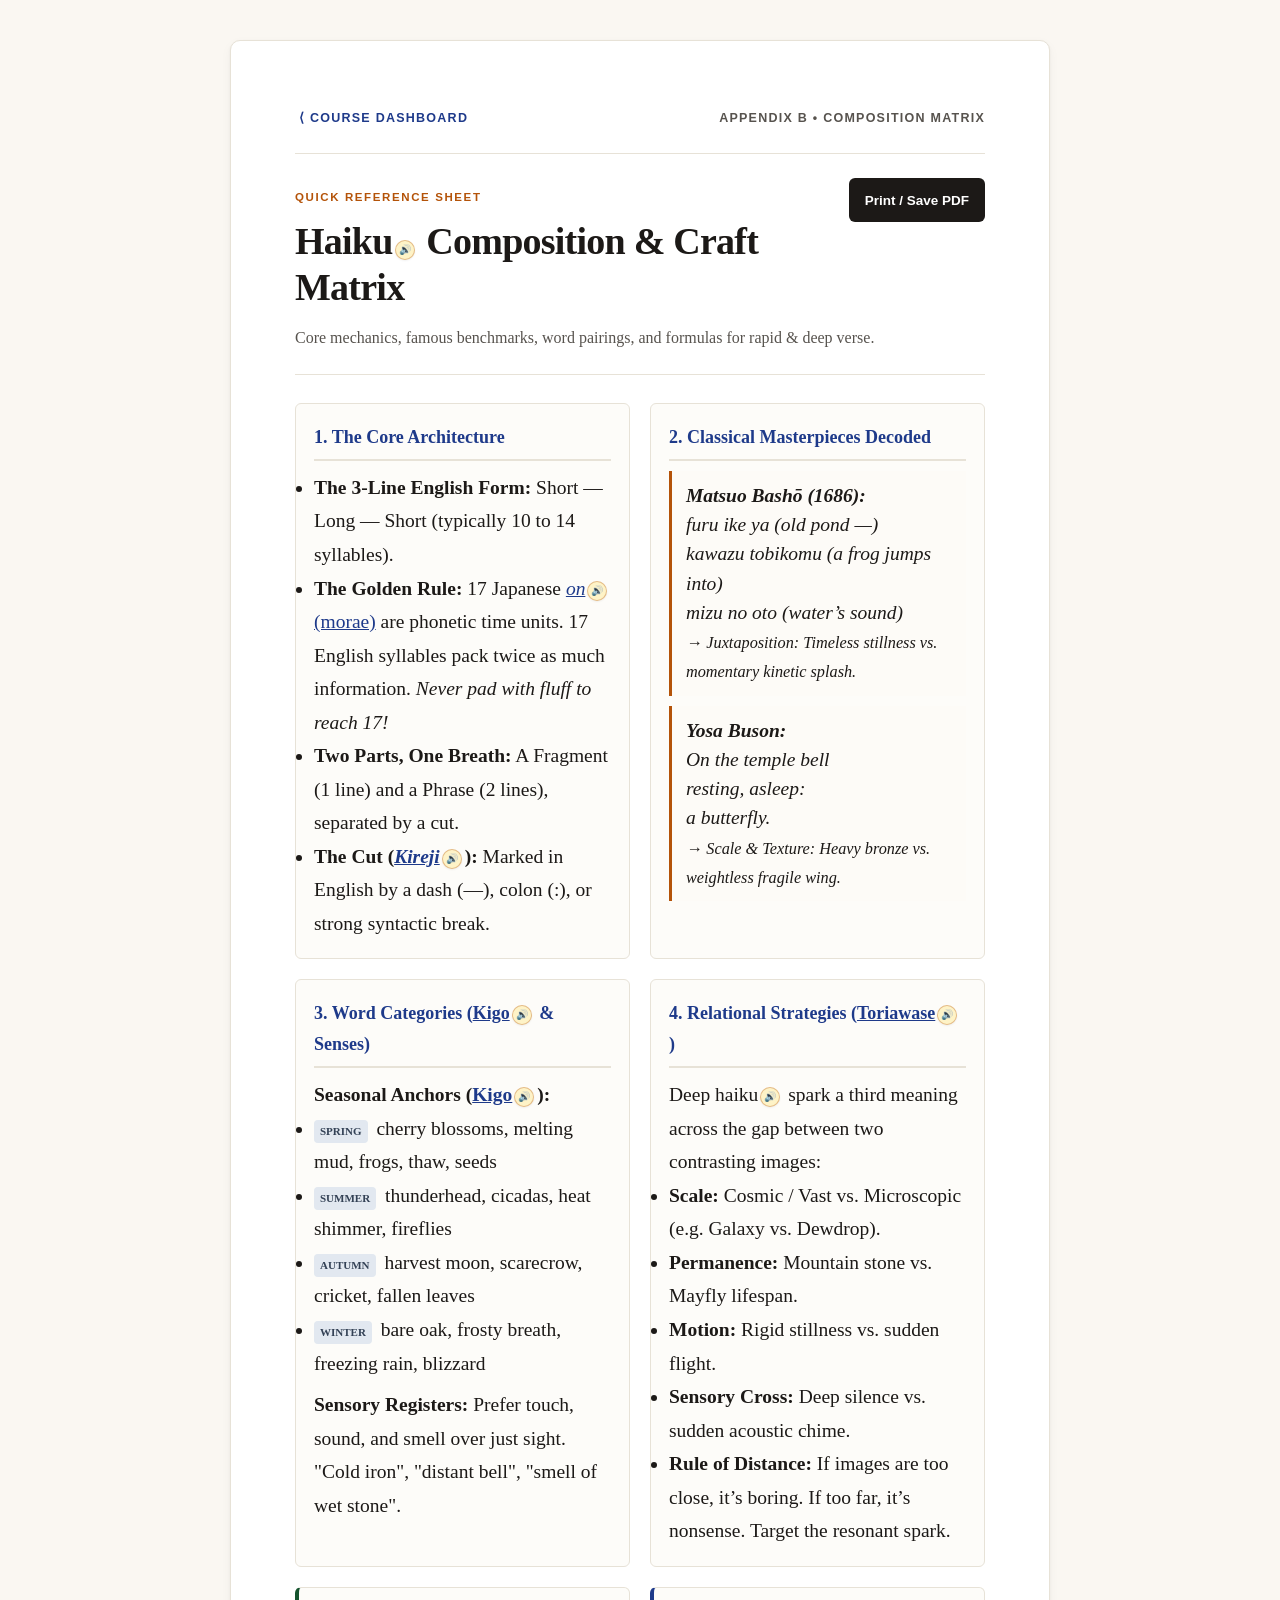
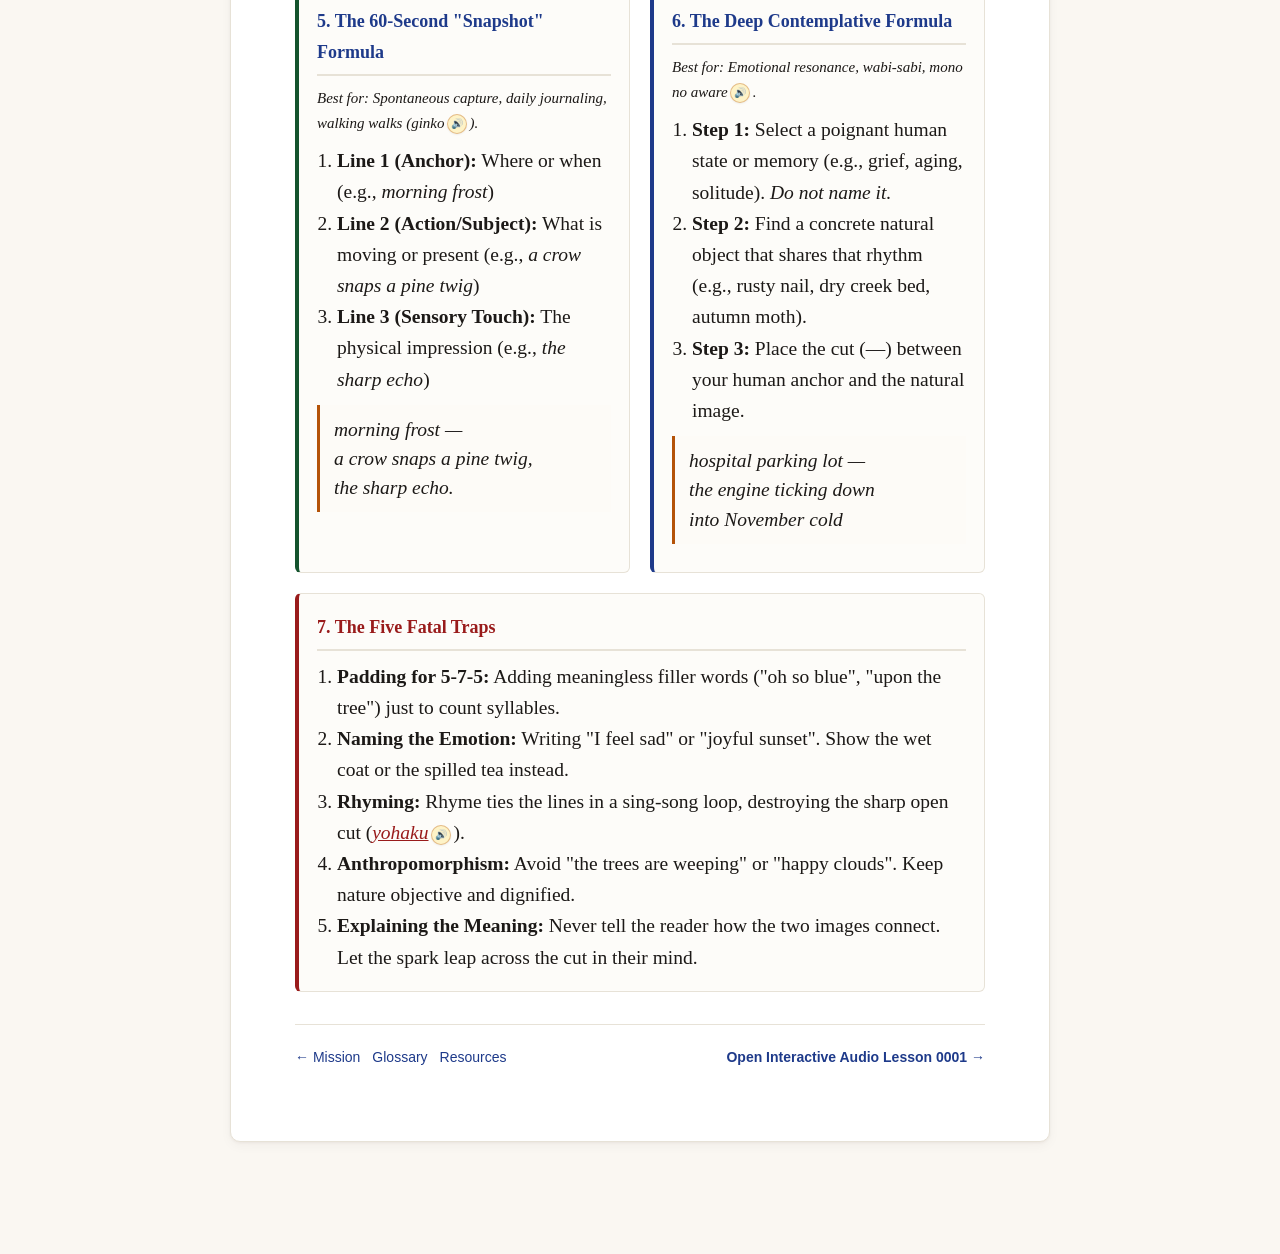
<file: reference/haiku-quick-reference.html>
<!DOCTYPE html>
<html lang="en">
<head>
  <meta charset="UTF-8">
  <meta name="viewport" content="width=device-width, initial-scale=1.0">
  <title>Haiku Quick Reference & Composition Matrix</title>
  <link rel="stylesheet" href="../assets/styles.css">
  <style>
    @media print {
      body { background: white; padding: 0; font-size: 14px; }
      .lesson-container { box-shadow: none; border: none; padding: 0; max-width: 100%; }
      .no-print { display: none; }
    }
    .ref-grid {
      display: grid;
      grid-template-columns: 1fr;
      gap: 16px;
      margin: 20px 0;
    }
    @media (min-width: 641px) {
      .ref-grid {
        grid-template-columns: 1fr 1fr;
        gap: 20px;
      }
    }
    .ref-box {
      background: var(--bg-card);
      border: 1px solid var(--border-light);
      border-radius: var(--radius-sm);
      padding: 18px;
    }
    .ref-box h3 {
      font-size: 18px;
      margin-bottom: 10px;
      color: var(--accent-blue);
      border-bottom: 2px solid var(--border-light);
      padding-bottom: 6px;
    }
    .poem-sample {
      font-style: italic;
      background: #fdfbf7;
      border-left: 3px solid var(--accent-gold);
      padding: 10px 14px;
      margin: 10px 0;
      line-height: 1.5;
    }
    .badge {
      display: inline-block;
      font-size: 11px;
      text-transform: uppercase;
      font-weight: bold;
      padding: 2px 6px;
      border-radius: 4px;
      background: #e2e8f0;
      color: #334155;
      margin-right: 4px;
    }
    .print-btn {
      float: right;
      padding: 8px 16px;
      min-height: var(--touch-target-min);
      font-size: 13.5px;
      font-weight: 600;
      cursor: pointer;
      background: var(--text-main);
      color: white;
      border: none;
      border-radius: var(--radius-sm);
      touch-action: manipulation;
      transition: background 0.15s;
    }
    .print-btn:hover, .print-btn:active {
      background: #383531;
    }
    @media (max-width: 520px) {
      .print-btn {
        float: none;
        width: 100%;
        margin-bottom: 16px;
      }
    }
  </style>
</head>
<body>
  <div class="lesson-container">
    <!-- Running Header (Book Folio Bar) -->
    <nav class="lesson-nav no-print" aria-label="Book Navigation">
      <a href="../index.html" class="dashboard-link">&lang; Course Dashboard</a>
      <span class="lesson-index-badge">Appendix B &bull; Composition Matrix</span>
    </nav>

    <button class="print-btn no-print" onclick="window.print()">Print / Save PDF</button>
    <div class="lesson-header">
      <div class="lesson-badge">Quick Reference Sheet</div>
      <h1 class="lesson-title">Haiku Composition &amp; Craft Matrix</h1>
      <p style="color: var(--text-muted); font-size: 16px;">Core mechanics, famous benchmarks, word pairings, and formulas for rapid &amp; deep verse.</p>
    </div>

    <!-- Section 1: The Core Architecture -->
    <div class="ref-grid">
      <div class="ref-box">
        <h3>1. The Core Architecture</h3>
        <ul>
          <li><strong>The 3-Line English Form:</strong> Short &mdash; Long &mdash; Short (typically 10 to 14 syllables).</li>
          <li><strong>The Golden Rule:</strong> 17 Japanese <a href="../glossary.html#on" style="color: var(--accent-blue);"><em>on</em> (morae)</a> are phonetic time units. 17 English syllables pack twice as much information. <em>Never pad with fluff to reach 17!</em></li>
          <li><strong>Two Parts, One Breath:</strong> A Fragment (1 line) and a Phrase (2 lines), separated by a cut.</li>
          <li><strong>The Cut (<a href="../glossary.html#kireji" style="color: var(--accent-blue);"><em>Kireji</em></a>):</strong> Marked in English by a dash (—), colon (:), or strong syntactic break.</li>
        </ul>
      </div>

      <div class="ref-box">
        <h3>2. Classical Masterpieces Decoded</h3>
        <div class="poem-sample">
          <strong>Matsuo Bashō (1686):</strong><br>
          furu ike ya (old pond —)<br>
          kawazu tobikomu (a frog jumps into)<br>
          mizu no oto (water’s sound)<br>
          <small>&rarr; <em>Juxtaposition:</em> Timeless stillness vs. momentary kinetic splash.</small>
        </div>
        <div class="poem-sample">
          <strong>Yosa Buson:</strong><br>
          On the temple bell<br>
          resting, asleep:<br>
          a butterfly.<br>
          <small>&rarr; <em>Scale &amp; Texture:</em> Heavy bronze vs. weightless fragile wing.</small>
        </div>
      </div>
    </div>

    <!-- Section 2: Word Categories & Relational Tension -->
    <div class="ref-grid">
      <div class="ref-box">
        <h3>3. Word Categories (<a href="../glossary.html#kigo" style="color: var(--accent-blue);">Kigo</a> &amp; Senses)</h3>
        <p><strong>Seasonal Anchors (<a href="../glossary.html#kigo" style="color: var(--accent-blue);">Kigo</a>):</strong></p>
        <ul style="margin-bottom: 8px;">
          <li><span class="badge">Spring</span> cherry blossoms, melting mud, frogs, thaw, seeds</li>
          <li><span class="badge">Summer</span> thunderhead, cicadas, heat shimmer, fireflies</li>
          <li><span class="badge">Autumn</span> harvest moon, scarecrow, cricket, fallen leaves</li>
          <li><span class="badge">Winter</span> bare oak, frosty breath, freezing rain, blizzard</li>
        </ul>
        <p><strong>Sensory Registers:</strong> Prefer touch, sound, and smell over just sight. "Cold iron", "distant bell", "smell of wet stone".</p>
      </div>

      <div class="ref-box">
        <h3>4. Relational Strategies (<a href="../glossary.html#toriawase" style="color: var(--accent-blue);">Toriawase</a>)</h3>
        <p>Deep haiku spark a third meaning across the gap between two contrasting images:</p>
        <ul>
          <li><strong>Scale:</strong> Cosmic / Vast vs. Microscopic (e.g. Galaxy vs. Dewdrop).</li>
          <li><strong>Permanence:</strong> Mountain stone vs. Mayfly lifespan.</li>
          <li><strong>Motion:</strong> Rigid stillness vs. sudden flight.</li>
          <li><strong>Sensory Cross:</strong> Deep silence vs. sudden acoustic chime.</li>
          <li><strong>Rule of Distance:</strong> If images are too close, it’s boring. If too far, it’s nonsense. Target the resonant spark.</li>
        </ul>
      </div>
    </div>

    <!-- Section 3: Fast vs Deep Formulas -->
    <div class="ref-grid">
      <div class="ref-box" style="border-left: 4px solid var(--accent-green);">
        <h3>5. The 60-Second "Snapshot" Formula</h3>
        <p style="font-size: 15px; margin-bottom: 8px;"><em>Best for: Spontaneous capture, daily journaling, walking walks (ginko).</em></p>
        <ol style="margin-left: 20px; line-height: 1.6;">
          <li><strong>Line 1 (Anchor):</strong> Where or when (e.g., <em>morning frost</em>)</li>
          <li><strong>Line 2 (Action/Subject):</strong> What is moving or present (e.g., <em>a crow snaps a pine twig</em>)</li>
          <li><strong>Line 3 (Sensory Touch):</strong> The physical impression (e.g., <em>the sharp echo</em>)</li>
        </ol>
        <div class="poem-sample">
          morning frost &mdash;<br>
          a crow snaps a pine twig,<br>
          the sharp echo.
        </div>
      </div>

      <div class="ref-box" style="border-left: 4px solid var(--accent-blue);">
        <h3>6. The Deep Contemplative Formula</h3>
        <p style="font-size: 15px; margin-bottom: 8px;"><em>Best for: Emotional resonance, wabi-sabi, mono no aware.</em></p>
        <ol style="margin-left: 20px; line-height: 1.6;">
          <li><strong>Step 1:</strong> Select a poignant human state or memory (e.g., grief, aging, solitude). <em>Do not name it.</em></li>
          <li><strong>Step 2:</strong> Find a concrete natural object that shares that rhythm (e.g., rusty nail, dry creek bed, autumn moth).</li>
          <li><strong>Step 3:</strong> Place the cut (—) between your human anchor and the natural image.</li>
        </ol>
        <div class="poem-sample">
          hospital parking lot &mdash;<br>
          the engine ticking down<br>
          into November cold
        </div>
      </div>
    </div>

    <!-- Section 4: What to Avoid -->
    <div class="ref-box" style="border-left: 4px solid var(--accent-red);">
      <h3 style="color: var(--accent-red);">7. The Five Fatal Traps</h3>
      <ol style="margin-left: 20px; line-height: 1.6;">
        <li><strong>Padding for 5-7-5:</strong> Adding meaningless filler words ("oh so blue", "upon the tree") just to count syllables.</li>
        <li><strong>Naming the Emotion:</strong> Writing "I feel sad" or "joyful sunset". Show the wet coat or the spilled tea instead.</li>
        <li><strong>Rhyming:</strong> Rhyme ties the lines in a sing-song loop, destroying the sharp open cut (<a href="../glossary.html#yohaku" style="color: var(--accent-red);"><em>yohaku</em></a>).</li>
        <li><strong>Anthropomorphism:</strong> Avoid "the trees are weeping" or "happy clouds". Keep nature objective and dignified.</li>
        <li><strong>Explaining the Meaning:</strong> Never tell the reader how the two images connect. Let the spark leap across the cut in their mind.</li>
      </ol>
    </div>

    <!-- Workspace Links Footer -->
    <div style="margin-top: 32px; padding-top: 20px; border-top: 1px solid var(--border-light); display: flex; justify-content: space-between; align-items: center; flex-wrap: wrap; gap: 12px; font-family: var(--font-sans); font-size: 14px;">
      <div style="display: flex; gap: 12px; flex-wrap: wrap;">
        <a href="../mission.html" style="color: var(--accent-blue); text-decoration: none;">&larr; Mission</a>
        <a href="../glossary.html" style="color: var(--accent-blue); text-decoration: none;">Glossary</a>
        <a href="../resources.html" style="color: var(--accent-blue); text-decoration: none;">Resources</a>
      </div>
      <div>
        <a href="../lessons/0001-mastering-haiku.html" style="color: var(--accent-blue); font-weight: bold; text-decoration: none;">Open Interactive Audio Lesson 0001 &rarr;</a>
      </div>
    </div>
  </div>
  <script src="../assets/pronounce.js"></script>
</body>
</html>
</file>
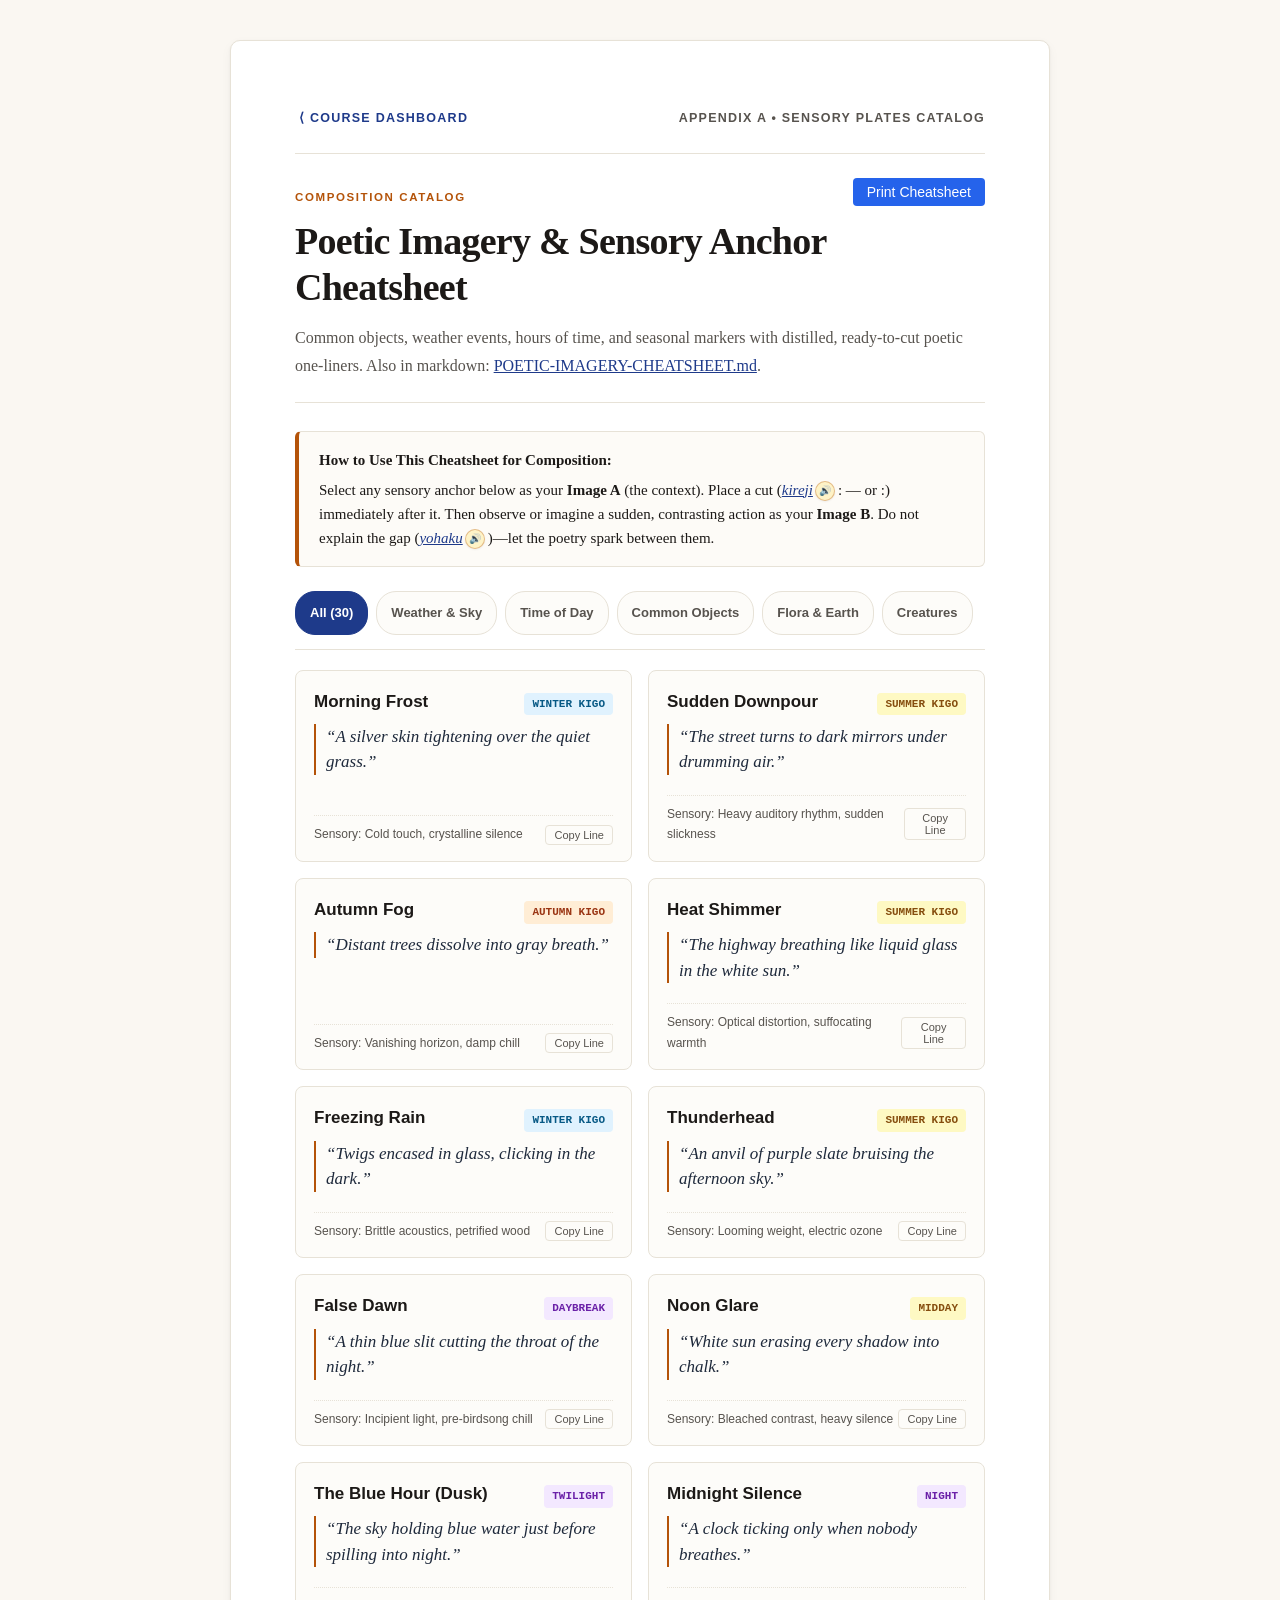
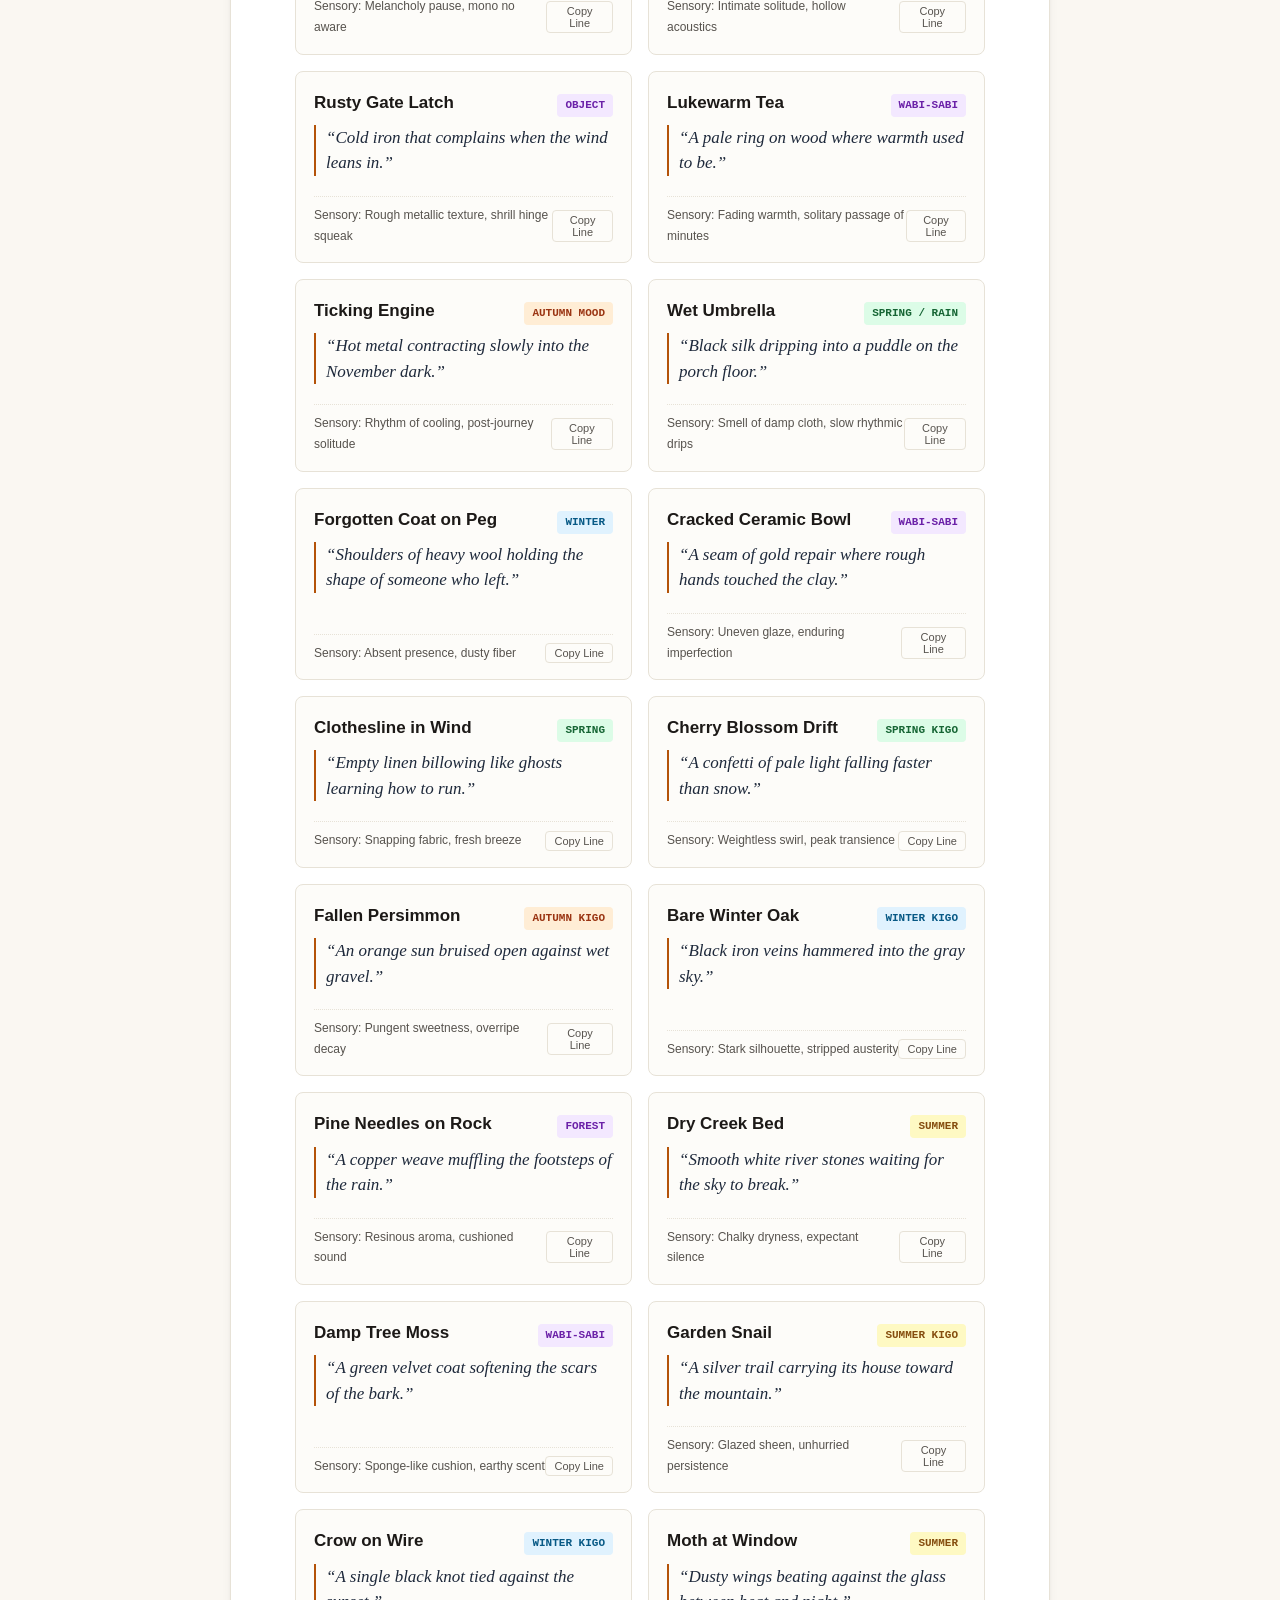
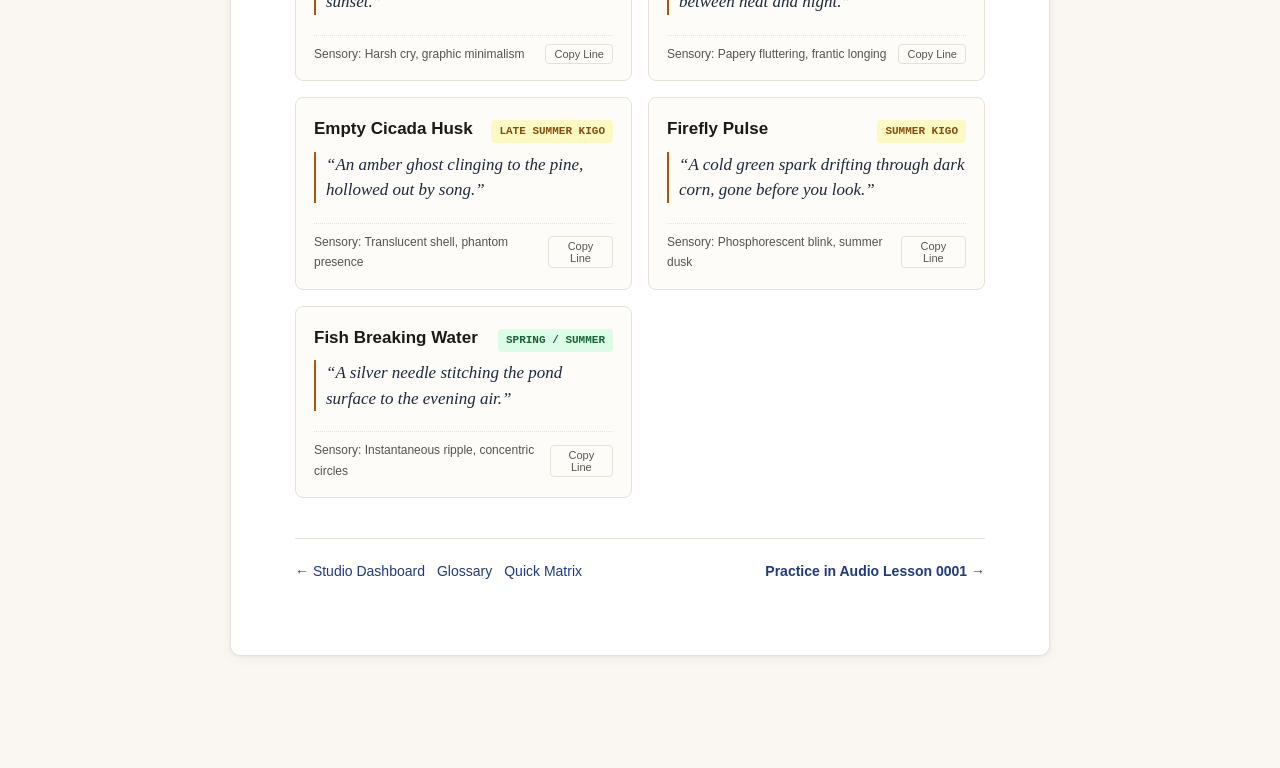
<file: reference/poetic-imagery-cheatsheet.html>
<!DOCTYPE html>
<html lang="en">
<head>
  <meta charset="UTF-8">
  <meta name="viewport" content="width=device-width, initial-scale=1.0">
  <title>Poetic Imagery & Sensory Anchor Cheatsheet &bull; Haiku Studio</title>
  <link rel="stylesheet" href="../assets/styles.css">
  <style>
    @media print {
      body { background: white; padding: 0; font-size: 13px; }
      .lesson-container { box-shadow: none; border: none; padding: 0; max-width: 100%; }
      .no-print { display: none; }
      .copy-line-btn { display: none; }
    }
    .filter-bar {
      display: flex;
      gap: 8px;
      flex-wrap: wrap;
      margin: 18px 0;
      padding-bottom: 14px;
      border-bottom: 1px solid var(--border-light);
    }
    .filter-btn {
      font-family: var(--font-sans);
      font-size: 13px;
      font-weight: 600;
      padding: 8px 14px;
      min-height: var(--touch-target-min);
      border-radius: 20px;
      border: 1px solid var(--border-light);
      background: var(--bg-card);
      color: var(--text-muted);
      cursor: pointer;
      touch-action: manipulation;
      transition: all 0.15s ease;
      display: inline-flex;
      align-items: center;
      justify-content: center;
    }
    .filter-btn:hover, .filter-btn:active {
      border-color: var(--accent-blue);
      color: var(--accent-blue);
    }
    .filter-btn.active {
      background: var(--accent-blue);
      color: #ffffff;
      border-color: var(--accent-blue);
    }
    .imagery-grid {
      display: grid;
      grid-template-columns: 1fr;
      gap: 14px;
      margin: 20px 0;
    }
    @media (min-width: 641px) {
      .imagery-grid {
        grid-template-columns: repeat(auto-fill, minmax(320px, 1fr));
        gap: 16px;
      }
    }
    .imagery-card {
      background: var(--bg-card);
      border: 1px solid var(--border-light);
      border-radius: 8px;
      padding: 16px 18px;
      display: flex;
      flex-direction: column;
      justify-content: space-between;
      transition: transform 0.15s, box-shadow 0.15s;
    }
    .imagery-card:hover {
      box-shadow: var(--shadow-sm);
      border-color: #cbd5e1;
    }
    .imagery-header {
      display: flex;
      justify-content: space-between;
      align-items: baseline;
      margin-bottom: 8px;
    }
    .imagery-name {
      font-family: var(--font-sans);
      font-size: 17px;
      font-weight: 700;
      color: var(--text-main);
    }
    .imagery-tag {
      font-family: var(--font-mono);
      font-size: 11px;
      font-weight: 600;
      text-transform: uppercase;
      padding: 2px 8px;
      border-radius: 4px;
      background: #e2e8f0;
      color: #334155;
    }
    .imagery-tag.spring { background: #dcfce7; color: #166534; }
    .imagery-tag.summer { background: #fef9c3; color: #854d0e; }
    .imagery-tag.autumn { background: #ffedd5; color: #9a3412; }
    .imagery-tag.winter { background: #e0f2fe; color: #075985; }
    .imagery-tag.any { background: #f3e8ff; color: #6b21a8; }

    .poetic-line {
      font-family: var(--font-serif);
      font-size: 17px;
      line-height: 1.5;
      font-style: italic;
      color: #1e293b;
      margin: 6px 0 12px 0;
      padding-left: 10px;
      border-left: 2px solid var(--accent-gold);
    }
    .imagery-footer {
      display: flex;
      justify-content: space-between;
      align-items: center;
      font-size: 12px;
      color: var(--text-muted);
      font-family: var(--font-sans);
      margin-top: 8px;
      padding-top: 8px;
      border-top: 1px dotted var(--border-light);
    }
    .copy-line-btn {
      background: transparent;
      border: 1px solid var(--border-light);
      padding: 3px 8px;
      border-radius: 4px;
      font-size: 11px;
      font-family: var(--font-sans);
      cursor: pointer;
      color: var(--text-muted);
      transition: all 0.15s ease;
    }
    .copy-line-btn:hover {
      background: #f1ede4;
      color: var(--text-main);
    }
    .instruction-card {
      background: #fdfbf7;
      border: 1px solid var(--border-light);
      border-left: 4px solid var(--accent-gold);
      border-radius: 6px;
      padding: 16px 20px;
      margin-bottom: 24px;
      font-size: 15px;
      line-height: 1.6;
    }
  </style>
</head>
<body>
  <div class="lesson-container">
    <!-- Running Header (Book Folio Bar) -->
    <nav class="lesson-nav no-print" aria-label="Book Navigation">
      <a href="../index.html" class="dashboard-link">&lang; Course Dashboard</a>
      <span class="lesson-index-badge">Appendix A &bull; Sensory Plates Catalog</span>
    </nav>

    <!-- Header -->
    <div class="lesson-header">
      <button class="print-btn no-print" style="float: right; padding: 6px 14px; font-size: 14px; cursor: pointer; background: #2563eb; color: white; border: none; border-radius: 4px;" onclick="window.print()">Print Cheatsheet</button>
      <div class="lesson-badge">Composition Catalog</div>
      <h1 class="lesson-title">Poetic Imagery &amp; Sensory Anchor Cheatsheet</h1>
      <p style="color: var(--text-muted); font-size: 16px;">
        Common objects, weather events, hours of time, and seasonal markers with distilled, ready-to-cut poetic one-liners. Also in markdown: <a href="POETIC-IMAGERY-CHEATSHEET.md" style="color: var(--accent-blue);">POETIC-IMAGERY-CHEATSHEET.md</a>.
      </p>
    </div>

    <!-- Instruction Guide -->
    <div class="instruction-card">
      <strong>How to Use This Cheatsheet for Composition:</strong>
      <p style="margin-top: 6px;">
        Select any sensory anchor below as your <strong>Image A</strong> (the context). Place a cut (<a href="../glossary.html#kireji" style="color: var(--accent-blue);"><em>kireji</em></a>: &mdash; or :) immediately after it. Then observe or imagine a sudden, contrasting action as your <strong>Image B</strong>. Do not explain the gap (<a href="../glossary.html#yohaku" style="color: var(--accent-blue);"><em>yohaku</em></a>)&mdash;let the poetry spark between them.
      </p>
    </div>

    <!-- Category Filters -->
    <div class="filter-bar no-print" role="tablist">
      <button class="filter-btn active" data-filter="all">All (30)</button>
      <button class="filter-btn" data-filter="weather">Weather &amp; Sky</button>
      <button class="filter-btn" data-filter="time">Time of Day</button>
      <button class="filter-btn" data-filter="objects">Common Objects</button>
      <button class="filter-btn" data-filter="flora">Flora &amp; Earth</button>
      <button class="filter-btn" data-filter="fauna">Creatures</button>
    </div>

    <!-- Imagery Cards Grid -->
    <main class="imagery-grid">

      <!-- Weather & Atmosphere -->
      <article class="imagery-card" data-category="weather">
        <div>
          <div class="imagery-header">
            <span class="imagery-name">Morning Frost</span>
            <span class="imagery-tag winter">Winter Kigo</span>
          </div>
          <div class="poetic-line">&ldquo;A silver skin tightening over the quiet grass.&rdquo;</div>
        </div>
        <div class="imagery-footer">
          <span>Sensory: Cold touch, crystalline silence</span>
          <button class="copy-line-btn" data-text="morning frost &mdash; a silver skin tightening over quiet grass">Copy Line</button>
        </div>
      </article>

      <article class="imagery-card" data-category="weather">
        <div>
          <div class="imagery-header">
            <span class="imagery-name">Sudden Downpour</span>
            <span class="imagery-tag summer">Summer Kigo</span>
          </div>
          <div class="poetic-line">&ldquo;The street turns to dark mirrors under drumming air.&rdquo;</div>
        </div>
        <div class="imagery-footer">
          <span>Sensory: Heavy auditory rhythm, sudden slickness</span>
          <button class="copy-line-btn" data-text="sudden downpour &mdash; dark mirrors drumming in the street">Copy Line</button>
        </div>
      </article>

      <article class="imagery-card" data-category="weather">
        <div>
          <div class="imagery-header">
            <span class="imagery-name">Autumn Fog</span>
            <span class="imagery-tag autumn">Autumn Kigo</span>
          </div>
          <div class="poetic-line">&ldquo;Distant trees dissolve into gray breath.&rdquo;</div>
        </div>
        <div class="imagery-footer">
          <span>Sensory: Vanishing horizon, damp chill</span>
          <button class="copy-line-btn" data-text="autumn fog &mdash; distant trees dissolve into gray breath">Copy Line</button>
        </div>
      </article>

      <article class="imagery-card" data-category="weather">
        <div>
          <div class="imagery-header">
            <span class="imagery-name">Heat Shimmer</span>
            <span class="imagery-tag summer">Summer Kigo</span>
          </div>
          <div class="poetic-line">&ldquo;The highway breathing like liquid glass in the white sun.&rdquo;</div>
        </div>
        <div class="imagery-footer">
          <span>Sensory: Optical distortion, suffocating warmth</span>
          <button class="copy-line-btn" data-text="heat shimmer &mdash; the highway breathing like liquid glass">Copy Line</button>
        </div>
      </article>

      <article class="imagery-card" data-category="weather">
        <div>
          <div class="imagery-header">
            <span class="imagery-name">Freezing Rain</span>
            <span class="imagery-tag winter">Winter Kigo</span>
          </div>
          <div class="poetic-line">&ldquo;Twigs encased in glass, clicking in the dark.&rdquo;</div>
        </div>
        <div class="imagery-footer">
          <span>Sensory: Brittle acoustics, petrified wood</span>
          <button class="copy-line-btn" data-text="freezing rain &mdash; glass twigs clicking in the dark">Copy Line</button>
        </div>
      </article>

      <article class="imagery-card" data-category="weather">
        <div>
          <div class="imagery-header">
            <span class="imagery-name">Thunderhead</span>
            <span class="imagery-tag summer">Summer Kigo</span>
          </div>
          <div class="poetic-line">&ldquo;An anvil of purple slate bruising the afternoon sky.&rdquo;</div>
        </div>
        <div class="imagery-footer">
          <span>Sensory: Looming weight, electric ozone</span>
          <button class="copy-line-btn" data-text="thunderhead &mdash; an anvil of purple slate bruising the sky">Copy Line</button>
        </div>
      </article>

      <!-- Time of Day & Ephemerality -->
      <article class="imagery-card" data-category="time">
        <div>
          <div class="imagery-header">
            <span class="imagery-name">False Dawn</span>
            <span class="imagery-tag any">Daybreak</span>
          </div>
          <div class="poetic-line">&ldquo;A thin blue slit cutting the throat of the night.&rdquo;</div>
        </div>
        <div class="imagery-footer">
          <span>Sensory: Incipient light, pre-birdsong chill</span>
          <button class="copy-line-btn" data-text="false dawn &mdash; a thin blue slit cutting the night">Copy Line</button>
        </div>
      </article>

      <article class="imagery-card" data-category="time">
        <div>
          <div class="imagery-header">
            <span class="imagery-name">Noon Glare</span>
            <span class="imagery-tag summer">Midday</span>
          </div>
          <div class="poetic-line">&ldquo;White sun erasing every shadow into chalk.&rdquo;</div>
        </div>
        <div class="imagery-footer">
          <span>Sensory: Bleached contrast, heavy silence</span>
          <button class="copy-line-btn" data-text="noon glare &mdash; white sun erasing shadows into chalk">Copy Line</button>
        </div>
      </article>

      <article class="imagery-card" data-category="time">
        <div>
          <div class="imagery-header">
            <span class="imagery-name">The Blue Hour (Dusk)</span>
            <span class="imagery-tag any">Twilight</span>
          </div>
          <div class="poetic-line">&ldquo;The sky holding blue water just before spilling into night.&rdquo;</div>
        </div>
        <div class="imagery-footer">
          <span>Sensory: Melancholy pause, mono no aware</span>
          <button class="copy-line-btn" data-text="the blue hour &mdash; sky holding water before spilling into night">Copy Line</button>
        </div>
      </article>

      <article class="imagery-card" data-category="time">
        <div>
          <div class="imagery-header">
            <span class="imagery-name">Midnight Silence</span>
            <span class="imagery-tag any">Night</span>
          </div>
          <div class="poetic-line">&ldquo;A clock ticking only when nobody breathes.&rdquo;</div>
        </div>
        <div class="imagery-footer">
          <span>Sensory: Intimate solitude, hollow acoustics</span>
          <button class="copy-line-btn" data-text="midnight silence &mdash; clock ticking only when no one breathes">Copy Line</button>
        </div>
      </article>

      <!-- Common Objects & Habitation -->
      <article class="imagery-card" data-category="objects">
        <div>
          <div class="imagery-header">
            <span class="imagery-name">Rusty Gate Latch</span>
            <span class="imagery-tag any">Object</span>
          </div>
          <div class="poetic-line">&ldquo;Cold iron that complains when the wind leans in.&rdquo;</div>
        </div>
        <div class="imagery-footer">
          <span>Sensory: Rough metallic texture, shrill hinge squeak</span>
          <button class="copy-line-btn" data-text="rusty gate latch &mdash; cold iron complaining in the wind">Copy Line</button>
        </div>
      </article>

      <article class="imagery-card" data-category="objects">
        <div>
          <div class="imagery-header">
            <span class="imagery-name">Lukewarm Tea</span>
            <span class="imagery-tag any">Wabi-sabi</span>
          </div>
          <div class="poetic-line">&ldquo;A pale ring on wood where warmth used to be.&rdquo;</div>
        </div>
        <div class="imagery-footer">
          <span>Sensory: Fading warmth, solitary passage of minutes</span>
          <button class="copy-line-btn" data-text="lukewarm tea &mdash; a pale ring where warmth used to be">Copy Line</button>
        </div>
      </article>

      <article class="imagery-card" data-category="objects">
        <div>
          <div class="imagery-header">
            <span class="imagery-name">Ticking Engine</span>
            <span class="imagery-tag autumn">Autumn Mood</span>
          </div>
          <div class="poetic-line">&ldquo;Hot metal contracting slowly into the November dark.&rdquo;</div>
        </div>
        <div class="imagery-footer">
          <span>Sensory: Rhythm of cooling, post-journey solitude</span>
          <button class="copy-line-btn" data-text="engine ticking down &mdash; hot metal contracting in November dark">Copy Line</button>
        </div>
      </article>

      <article class="imagery-card" data-category="objects">
        <div>
          <div class="imagery-header">
            <span class="imagery-name">Wet Umbrella</span>
            <span class="imagery-tag spring">Spring / Rain</span>
          </div>
          <div class="poetic-line">&ldquo;Black silk dripping into a puddle on the porch floor.&rdquo;</div>
        </div>
        <div class="imagery-footer">
          <span>Sensory: Smell of damp cloth, slow rhythmic drips</span>
          <button class="copy-line-btn" data-text="wet umbrella &mdash; black silk dripping into a porch puddle">Copy Line</button>
        </div>
      </article>

      <article class="imagery-card" data-category="objects">
        <div>
          <div class="imagery-header">
            <span class="imagery-name">Forgotten Coat on Peg</span>
            <span class="imagery-tag winter">Winter</span>
          </div>
          <div class="poetic-line">&ldquo;Shoulders of heavy wool holding the shape of someone who left.&rdquo;</div>
        </div>
        <div class="imagery-footer">
          <span>Sensory: Absent presence, dusty fiber</span>
          <button class="copy-line-btn" data-text="coat on a peg &mdash; wool holding the shape of someone gone">Copy Line</button>
        </div>
      </article>

      <article class="imagery-card" data-category="objects">
        <div>
          <div class="imagery-header">
            <span class="imagery-name">Cracked Ceramic Bowl</span>
            <span class="imagery-tag any">Wabi-sabi</span>
          </div>
          <div class="poetic-line">&ldquo;A seam of gold repair where rough hands touched the clay.&rdquo;</div>
        </div>
        <div class="imagery-footer">
          <span>Sensory: Uneven glaze, enduring imperfection</span>
          <button class="copy-line-btn" data-text="cracked bowl &mdash; gold repair where rough hands touched the clay">Copy Line</button>
        </div>
      </article>

      <article class="imagery-card" data-category="objects">
        <div>
          <div class="imagery-header">
            <span class="imagery-name">Clothesline in Wind</span>
            <span class="imagery-tag spring">Spring</span>
          </div>
          <div class="poetic-line">&ldquo;Empty linen billowing like ghosts learning how to run.&rdquo;</div>
        </div>
        <div class="imagery-footer">
          <span>Sensory: Snapping fabric, fresh breeze</span>
          <button class="copy-line-btn" data-text="clothesline in wind &mdash; empty linen billowing like running ghosts">Copy Line</button>
        </div>
      </article>

      <!-- Flora & Botanical Life -->
      <article class="imagery-card" data-category="flora">
        <div>
          <div class="imagery-header">
            <span class="imagery-name">Cherry Blossom Drift</span>
            <span class="imagery-tag spring">Spring Kigo</span>
          </div>
          <div class="poetic-line">&ldquo;A confetti of pale light falling faster than snow.&rdquo;</div>
        </div>
        <div class="imagery-footer">
          <span>Sensory: Weightless swirl, peak transience</span>
          <button class="copy-line-btn" data-text="cherry blossom drift &mdash; pale light falling faster than snow">Copy Line</button>
        </div>
      </article>

      <article class="imagery-card" data-category="flora">
        <div>
          <div class="imagery-header">
            <span class="imagery-name">Fallen Persimmon</span>
            <span class="imagery-tag autumn">Autumn Kigo</span>
          </div>
          <div class="poetic-line">&ldquo;An orange sun bruised open against wet gravel.&rdquo;</div>
        </div>
        <div class="imagery-footer">
          <span>Sensory: Pungent sweetness, overripe decay</span>
          <button class="copy-line-btn" data-text="fallen persimmon &mdash; an orange sun bruised open on gravel">Copy Line</button>
        </div>
      </article>

      <article class="imagery-card" data-category="flora">
        <div>
          <div class="imagery-header">
            <span class="imagery-name">Bare Winter Oak</span>
            <span class="imagery-tag winter">Winter Kigo</span>
          </div>
          <div class="poetic-line">&ldquo;Black iron veins hammered into the gray sky.&rdquo;</div>
        </div>
        <div class="imagery-footer">
          <span>Sensory: Stark silhouette, stripped austerity</span>
          <button class="copy-line-btn" data-text="bare winter oak &mdash; black iron veins hammered into gray sky">Copy Line</button>
        </div>
      </article>

      <article class="imagery-card" data-category="flora">
        <div>
          <div class="imagery-header">
            <span class="imagery-name">Pine Needles on Rock</span>
            <span class="imagery-tag any">Forest</span>
          </div>
          <div class="poetic-line">&ldquo;A copper weave muffling the footsteps of the rain.&rdquo;</div>
        </div>
        <div class="imagery-footer">
          <span>Sensory: Resinous aroma, cushioned sound</span>
          <button class="copy-line-btn" data-text="pine needles on rock &mdash; copper weave muffling footsteps of rain">Copy Line</button>
        </div>
      </article>

      <article class="imagery-card" data-category="flora">
        <div>
          <div class="imagery-header">
            <span class="imagery-name">Dry Creek Bed</span>
            <span class="imagery-tag summer">Summer</span>
          </div>
          <div class="poetic-line">&ldquo;Smooth white river stones waiting for the sky to break.&rdquo;</div>
        </div>
        <div class="imagery-footer">
          <span>Sensory: Chalky dryness, expectant silence</span>
          <button class="copy-line-btn" data-text="dry creek bed &mdash; smooth stones waiting for the sky to break">Copy Line</button>
        </div>
      </article>

      <article class="imagery-card" data-category="flora">
        <div>
          <div class="imagery-header">
            <span class="imagery-name">Damp Tree Moss</span>
            <span class="imagery-tag any">Wabi-sabi</span>
          </div>
          <div class="poetic-line">&ldquo;A green velvet coat softening the scars of the bark.&rdquo;</div>
        </div>
        <div class="imagery-footer">
          <span>Sensory: Sponge-like cushion, earthy scent</span>
          <button class="copy-line-btn" data-text="damp tree moss &mdash; green velvet softening the scars of bark">Copy Line</button>
        </div>
      </article>

      <!-- Fauna & Small Creatures -->
      <article class="imagery-card" data-category="fauna">
        <div>
          <div class="imagery-header">
            <span class="imagery-name">Garden Snail</span>
            <span class="imagery-tag summer">Summer Kigo</span>
          </div>
          <div class="poetic-line">&ldquo;A silver trail carrying its house toward the mountain.&rdquo;</div>
        </div>
        <div class="imagery-footer">
          <span>Sensory: Glazed sheen, unhurried persistence</span>
          <button class="copy-line-btn" data-text="garden snail &mdash; carrying its house toward the mountain">Copy Line</button>
        </div>
      </article>

      <article class="imagery-card" data-category="fauna">
        <div>
          <div class="imagery-header">
            <span class="imagery-name">Crow on Wire</span>
            <span class="imagery-tag winter">Winter Kigo</span>
          </div>
          <div class="poetic-line">&ldquo;A single black knot tied against the sunset.&rdquo;</div>
        </div>
        <div class="imagery-footer">
          <span>Sensory: Harsh cry, graphic minimalism</span>
          <button class="copy-line-btn" data-text="crow on a wire &mdash; a single black knot tied against sunset">Copy Line</button>
        </div>
      </article>

      <article class="imagery-card" data-category="fauna">
        <div>
          <div class="imagery-header">
            <span class="imagery-name">Moth at Window</span>
            <span class="imagery-tag summer">Summer</span>
          </div>
          <div class="poetic-line">&ldquo;Dusty wings beating against the glass between heat and night.&rdquo;</div>
        </div>
        <div class="imagery-footer">
          <span>Sensory: Papery fluttering, frantic longing</span>
          <button class="copy-line-btn" data-text="moth at the glass &mdash; dusty wings beating between heat and night">Copy Line</button>
        </div>
      </article>

      <article class="imagery-card" data-category="fauna">
        <div>
          <div class="imagery-header">
            <span class="imagery-name">Empty Cicada Husk</span>
            <span class="imagery-tag summer">Late Summer Kigo</span>
          </div>
          <div class="poetic-line">&ldquo;An amber ghost clinging to the pine, hollowed out by song.&rdquo;</div>
        </div>
        <div class="imagery-footer">
          <span>Sensory: Translucent shell, phantom presence</span>
          <button class="copy-line-btn" data-text="empty cicada husk &mdash; amber ghost hollowed out by song">Copy Line</button>
        </div>
      </article>

      <article class="imagery-card" data-category="fauna">
        <div>
          <div class="imagery-header">
            <span class="imagery-name">Firefly Pulse</span>
            <span class="imagery-tag summer">Summer Kigo</span>
          </div>
          <div class="poetic-line">&ldquo;A cold green spark drifting through dark corn, gone before you look.&rdquo;</div>
        </div>
        <div class="imagery-footer">
          <span>Sensory: Phosphorescent blink, summer dusk</span>
          <button class="copy-line-btn" data-text="firefly pulse &mdash; a cold green spark drifting through dark corn">Copy Line</button>
        </div>
      </article>

      <article class="imagery-card" data-category="fauna">
        <div>
          <div class="imagery-header">
            <span class="imagery-name">Fish Breaking Water</span>
            <span class="imagery-tag spring">Spring / Summer</span>
          </div>
          <div class="poetic-line">&ldquo;A silver needle stitching the pond surface to the evening air.&rdquo;</div>
        </div>
        <div class="imagery-footer">
          <span>Sensory: Instantaneous ripple, concentric circles</span>
          <button class="copy-line-btn" data-text="fish breaks the surface &mdash; a silver needle stitching water to air">Copy Line</button>
        </div>
      </article>

    </main>

    <!-- Footer Navigation -->
    <div style="margin-top: 40px; padding-top: 20px; border-top: 1px solid var(--border-light); display: flex; justify-content: space-between; align-items: center; flex-wrap: wrap; gap: 12px; font-family: var(--font-sans); font-size: 14px;">
      <div style="display: flex; gap: 12px; flex-wrap: wrap;">
        <a href="../index.html" style="color: var(--accent-blue); text-decoration: none;">&larr; Studio Dashboard</a>
        <a href="../glossary.html" style="color: var(--accent-blue); text-decoration: none;">Glossary</a>
        <a href="haiku-quick-reference.html" style="color: var(--accent-blue); text-decoration: none;">Quick Matrix</a>
      </div>
      <div>
        <a href="../lessons/0001-mastering-haiku.html" style="color: var(--accent-blue); font-weight: bold; text-decoration: none;">Practice in Audio Lesson 0001 &rarr;</a>
      </div>
    </div>
  </div>

  <!-- Interactive Filter & Copy Script -->
  <script>
    document.addEventListener("DOMContentLoaded", function () {
      // Filter buttons
      const filterBtns = document.querySelectorAll(".filter-btn");
      const cards = document.querySelectorAll(".imagery-card");

      filterBtns.forEach(btn => {
        btn.addEventListener("click", () => {
          filterBtns.forEach(b => b.classList.remove("active"));
          btn.classList.add("active");
          const filter = btn.dataset.filter;

          cards.forEach(card => {
            if (filter === "all" || card.dataset.category === filter) {
              card.style.display = "flex";
            } else {
              card.style.display = "none";
            }
          });
        });
      });

      // Copy Line buttons
      document.querySelectorAll(".copy-line-btn").forEach(btn => {
        btn.addEventListener("click", () => {
          const text = btn.dataset.text;
          navigator.clipboard.writeText(text).then(() => {
            const original = btn.textContent;
            btn.textContent = "Copied! ✓";
            btn.style.color = "#15803d";
            btn.style.borderColor = "#86efac";
            setTimeout(() => {
              btn.textContent = original;
              btn.style.color = "";
              btn.style.borderColor = "";
            }, 2000);
          });
        });
      });
    });
  </script>
  <script src="../assets/pronounce.js"></script>
</body>
</html>
</file>
<file: assets/styles.css>
/* ==========================================================================
   teach-by-audio — Mobile-First Audio Learning Companion Stylesheet
   Crafted thumb-first for smartphones with seamless scaling to tablets & desktops.
   Zero external dependencies, 100% offline-ready.
   ========================================================================== */

:root {
  /* Typography */
  --font-serif: "Charter", "Newsreader", "Iowan Old Style", "Palatino Linotype", "Palatino", "Georgia", "Cambria", serif;
  --font-sans: -apple-system, BlinkMacSystemFont, "Segoe UI", Roboto, "Helvetica Neue", Arial, sans-serif;
  --font-mono: "SF Mono", "JetBrains Mono", "Menlo", "Consolas", "Monaco", monospace;

  /* Tactile Editorial Palette */
  --bg-primary: #faf7f2;
  --bg-surface: #ffffff;
  --bg-subtle: #f3efe6;
  --bg-card: #fdfcf9;
  --text-main: #1c1917;
  --text-muted: #57534e;
  --text-faint: #857f78;
  --border-light: #e7e2d7;
  --border-fine: #ede8de;

  /* Accent Tones */
  --accent-blue: #1e3a8a;
  --accent-blue-light: #eff6ff;
  --accent-green: #14532d;
  --accent-green-light: #f0fdf4;
  --accent-red: #991b1b;
  --accent-red-light: #fef2f2;
  --accent-gold: #b45309;
  --accent-gold-light: #fef3c7;

  /* Layout & Sizing */
  --measure-width: 820px;
  --touch-target-min: 44px;
  --radius-sm: 6px;
  --radius-md: 10px;
  --radius-lg: 16px;
  --shadow-subtle: 0 1px 3px rgba(40, 28, 14, 0.05), 0 4px 12px rgba(40, 28, 14, 0.04);
  --shadow-floating: 0 -4px 24px rgba(28, 25, 23, 0.28);
}

/* ==========================================================================
   1. Base Mobile Reset & Touch Defaults (320px - 640px)
   ========================================================================== */

*, *::before, *::after {
  box-sizing: border-box;
  margin: 0;
  padding: 0;
  -webkit-tap-highlight-color: transparent;
}

html {
  -webkit-text-size-adjust: 100%;
  scroll-behavior: smooth;
}

body {
  font-family: var(--font-serif);
  font-size: 18px;
  line-height: 1.68;
  color: var(--text-main);
  background-color: var(--bg-primary);
  /* Generous bottom padding to account for the sticky mobile audio player dock */
  padding: 12px 10px calc(86px + env(safe-area-inset-bottom, 20px));
  -webkit-font-smoothing: antialiased;
  -moz-osx-font-smoothing: grayscale;
  text-rendering: optimizeLegibility;
}

/* Main Content Container — Full bleed on small mobile, elegant container on larger screens */
.lesson-container {
  width: 100%;
  max-width: var(--measure-width);
  margin: 0 auto;
  background-color: var(--bg-surface);
  padding: 20px 16px 36px;
  border-radius: var(--radius-sm);
  box-shadow: var(--shadow-subtle);
  border: 1px solid var(--border-light);
  position: relative;
}

/* ==========================================================================
   2. Responsive Scaled Layouts (Tablet / Desktop Enhancements)
   ========================================================================== */

@media (min-width: 641px) {
  body {
    padding: 28px 18px 100px;
    font-size: 19px;
    line-height: 1.7;
  }
  .lesson-container {
    padding: 40px 44px 56px;
    border-radius: var(--radius-md);
  }
}

@media (min-width: 900px) {
  body {
    padding: 40px 24px 112px;
    font-size: 19.5px;
    line-height: 1.72;
  }
  .lesson-container {
    padding: 56px 64px 72px;
    border-radius: var(--radius-md);
  }
}

/* ==========================================================================
   3. Running Navigation Bar & Breadcrumb
   ========================================================================== */

.lesson-nav {
  display: flex;
  justify-content: space-between;
  align-items: center;
  font-family: var(--font-sans);
  font-size: 12.5px;
  text-transform: uppercase;
  letter-spacing: 0.1em;
  color: var(--text-muted);
  margin-bottom: 24px;
  padding-bottom: 12px;
  border-bottom: 1px solid var(--border-light);
}

.lesson-nav a.dashboard-link {
  color: var(--accent-blue);
  text-decoration: none;
  font-weight: 600;
  display: inline-flex;
  align-items: center;
  gap: 6px;
  padding: 6px 4px;
  min-height: var(--touch-target-min);
  touch-action: manipulation;
  transition: color 0.15s ease-in-out;
}

.lesson-nav a.dashboard-link:hover,
.lesson-nav a.dashboard-link:active {
  color: var(--accent-gold);
}

.lesson-index-badge {
  font-weight: 700;
  color: var(--text-muted);
  font-variant-numeric: tabular-nums;
}

/* ==========================================================================
   4. Lesson Header, Titles & Outcomes
   ========================================================================== */

.lesson-header {
  margin-bottom: 28px;
  padding-bottom: 22px;
  border-bottom: 1px solid var(--border-light);
}

.lesson-badge {
  font-family: var(--font-sans);
  font-size: 11.5px;
  font-weight: 700;
  text-transform: uppercase;
  letter-spacing: 0.14em;
  color: var(--accent-gold);
  margin-bottom: 10px;
  display: inline-block;
}

h1.lesson-title {
  font-family: var(--font-serif);
  font-size: clamp(24px, 6.2vw, 38px);
  font-weight: 700;
  line-height: 1.22;
  letter-spacing: -0.02em;
  color: var(--text-main);
  margin-bottom: 14px;
}

.mission-outcome-box {
  background-color: var(--bg-subtle);
  border-left: 3.5px solid var(--accent-gold);
  padding: 14px 18px;
  border-radius: 0 var(--radius-sm) var(--radius-sm) 0;
  font-family: var(--font-serif);
  font-style: italic;
  font-size: 16.5px;
  color: #3f3c37;
  line-height: 1.55;
  margin-top: 16px;
}

.mission-outcome-box strong {
  font-family: var(--font-sans);
  font-style: normal;
  font-size: 12px;
  text-transform: uppercase;
  letter-spacing: 0.1em;
  color: var(--accent-gold);
  display: block;
  margin-bottom: 4px;
}

/* ==========================================================================
   5. Non-English Pronunciation Guide & Inline Buttons (Touch Optimized)
   ========================================================================== */

.pronounce-box {
  margin-top: 18px;
  padding: 16px 18px;
  background: var(--bg-card);
  border: 1px solid var(--border-light);
  border-radius: var(--radius-sm);
  box-shadow: 0 1px 4px rgba(40, 28, 14, 0.04);
}

.pronounce-box-title {
  font-family: var(--font-sans);
  font-size: 11px;
  font-weight: 700;
  text-transform: uppercase;
  letter-spacing: 0.14em;
  color: var(--accent-gold);
  margin-bottom: 10px;
  display: block;
}

.pronounce-list {
  display: flex;
  flex-direction: column;
  gap: 10px;
}

.pronounce-row {
  display: flex;
  align-items: center;
  justify-content: space-between;
  gap: 14px;
  background: var(--bg-subtle);
  border: 1px solid var(--border-light);
  border-radius: var(--radius-sm);
  padding: 12px 16px;
  transition: all 0.15s ease-in-out;
}

.pronounce-row:hover {
  background: #fbf8f2;
  border-color: #d6cfc0;
}

.pronounce-row-main {
  flex: 1;
  min-width: 0;
}

.pronounce-term-header {
  display: flex;
  align-items: center;
  flex-wrap: wrap;
  gap: 8px;
  margin-bottom: 3px;
}

.pronounce-term {
  font-family: var(--font-serif);
  font-size: 16.5px;
  font-weight: 700;
  color: var(--text-main);
  letter-spacing: -0.01em;
}

.pronounce-translit {
  font-family: var(--font-sans);
  font-size: 13.5px;
  color: var(--text-muted);
  white-space: nowrap;
}

.pronounce-ipa {
  font-family: var(--font-mono);
  font-size: 12px;
  color: var(--text-faint, #78716c);
  background: rgba(0, 0, 0, 0.04);
  padding: 1px 6px;
  border-radius: 4px;
}

.pronounce-lang {
  font-family: var(--font-sans);
  font-size: 10px;
  text-transform: uppercase;
  letter-spacing: 0.08em;
  font-weight: 700;
  background: #e7e2d7;
  color: #44403c;
  padding: 2px 7px;
  border-radius: 4px;
  margin-left: 2px;
}

.pronounce-meaning {
  font-family: var(--font-sans);
  font-size: 13.5px;
  line-height: 1.48;
  color: var(--text-muted);
  margin: 0;
}

.pronounce-row .pronounce-btn {
  flex-shrink: 0;
  width: 36px;
  height: 36px;
  min-width: 36px;
  min-height: 36px;
  border-radius: 50%;
  font-size: 16px;
  background: #ffffff;
  border: 1px solid var(--border-light);
  box-shadow: 0 1px 3px rgba(0, 0, 0, 0.06);
}

.pronounce-row .pronounce-btn:hover,
.pronounce-row .pronounce-btn:active {
  background: #fef3c7;
  border-color: #f59e0b;
  color: #b45309;
}

/* Inline Pronunciation Button with Expanded Touch Area */
.pronounce-wrapper {
  display: inline-flex;
  align-items: baseline;
  gap: 4px;
  white-space: nowrap;
}

.pronounce-btn {
  display: inline-flex;
  align-items: center;
  justify-content: center;
  background: var(--bg-subtle);
  border: 1px solid var(--border-light);
  color: var(--accent-blue);
  font-size: 13px;
  line-height: 1;
  width: 28px;
  height: 28px;
  border-radius: 50%;
  cursor: pointer;
  padding: 0;
  margin: 0 2px;
  vertical-align: middle;
  transition: all 0.15s ease-in-out;
  user-select: none;
  touch-action: manipulation;
  position: relative;
}

/* Expanded invisible tap hit-zone for effortless mobile taps */
.pronounce-btn::before {
  content: "";
  position: absolute;
  top: -8px;
  bottom: -8px;
  left: -8px;
  right: -8px;
}

.pronounce-btn:hover,
.pronounce-btn:active {
  background: #fef3c7;
  border-color: #f59e0b;
  color: #b45309;
  transform: scale(1.15);
}

.pronounce-btn.playing {
  background: #dcfce7;
  border-color: #16a34a;
  color: #15803d;
  animation: pulse-speaker 0.8s infinite;
}

@keyframes pulse-speaker {
  0% { transform: scale(1); }
  50% { transform: scale(1.2); }
  100% { transform: scale(1); }
}

/* Tactile Golden Word Audio Button (Studio Unified) */
.ja-audio-btn {
  display: inline-flex;
  align-items: center;
  justify-content: center;
  width: 20px;
  height: 20px;
  min-width: 20px;
  min-height: 20px;
  margin: 0 3px 0 2px;
  padding: 0;
  border: 1px solid rgba(180, 83, 9, 0.35);
  background: #fef3c7;
  color: #92400e;
  border-radius: 50%;
  font-size: 10px;
  line-height: 1;
  cursor: pointer;
  vertical-align: 1px;
  touch-action: manipulation;
  transition: all 0.15s ease-in-out;
  user-select: none;
  box-shadow: 0 1px 2px rgba(0,0,0,0.06);
  position: relative;
}

.ja-audio-btn::before {
  content: "";
  position: absolute;
  top: -8px;
  bottom: -8px;
  left: -8px;
  right: -8px;
}

.ja-audio-btn:hover, .ja-audio-btn:active {
  background: #fde68a;
  border-color: #b45309;
  color: #78350f;
  transform: scale(1.18);
}

.ja-audio-btn.playing {
  background: #b45309;
  color: #ffffff;
  border-color: #92400e;
  animation: pulse-audio 1.1s infinite ease-in-out;
}

.term-audio-btn {
  display: inline-flex;
  align-items: center;
  justify-content: center;
  gap: 5px;
  background: var(--bg-subtle);
  border: 1px solid var(--border-light);
  color: var(--accent-gold);
  font-family: var(--font-sans);
  font-size: 12px;
  font-weight: 600;
  padding: 5px 12px;
  min-height: 34px;
  border-radius: 14px;
  cursor: pointer;
  touch-action: manipulation;
  transition: all 0.15s ease;
  vertical-align: middle;
  margin-left: 6px;
}

.term-audio-btn:hover, .term-audio-btn:active {
  background: var(--accent-gold-light);
  border-color: var(--accent-gold);
}

.term-audio-btn.playing {
  background: var(--accent-gold);
  color: #ffffff;
  border-color: var(--accent-gold);
}

/* ==========================================================================
   6. Audio Player Companion Widget (Mobile First)
   ========================================================================== */

.player-widget {
  background: #1c1917;
  color: #f5f5f4;
  border-radius: var(--radius-md);
  padding: 16px 16px 18px;
  margin-bottom: 28px;
  box-shadow: 0 8px 24px -4px rgba(28, 25, 23, 0.28);
  border: 1px solid #292524;
}

@media (min-width: 641px) {
  .player-widget {
    padding: 22px 26px;
    margin-bottom: 38px;
  }
}

.player-top-row {
  display: flex;
  justify-content: space-between;
  align-items: center;
  margin-bottom: 14px;
  flex-wrap: wrap;
  gap: 12px;
}

.player-main-controls {
  display: flex;
  align-items: center;
  gap: 14px;
}

.play-btn {
  width: 50px;
  height: 50px;
  min-width: var(--touch-target-min);
  min-height: var(--touch-target-min);
  border-radius: 50%;
  border: none;
  background-color: #f5f5f4;
  color: #1c1917;
  display: inline-flex;
  align-items: center;
  justify-content: center;
  cursor: pointer;
  font-size: 18px;
  touch-action: manipulation;
  transition: transform 0.12s ease, background-color 0.15s ease;
  box-shadow: 0 2px 8px rgba(0, 0, 0, 0.25);
  flex-shrink: 0;
}

.play-btn:active {
  transform: scale(0.92);
  background-color: #fbbf24;
}

.player-time-display {
  font-family: var(--font-mono);
  font-size: 13.5px;
  color: #a8a29e;
  letter-spacing: 0.05em;
  font-variant-numeric: tabular-nums;
}

/* Mobile-Friendly Speed Selector */
.speed-selector {
  display: flex;
  gap: 3px;
  background: #292524;
  padding: 3px;
  border-radius: var(--radius-sm);
  max-width: 100%;
}

.speed-btn {
  background: transparent;
  border: none;
  color: #a8a29e;
  font-family: var(--font-sans);
  font-size: 12px;
  font-weight: 700;
  padding: 8px 10px;
  min-height: 36px;
  min-width: 36px;
  border-radius: 4px;
  cursor: pointer;
  touch-action: manipulation;
  transition: all 0.12s ease;
  display: inline-flex;
  align-items: center;
  justify-content: center;
}

.speed-btn.active,
.speed-btn:hover,
.speed-btn:active {
  background: #44403c;
  color: #ffffff;
}

/* Touch-optimized Scrubber Slider */
.scrub-container {
  display: flex;
  align-items: center;
  gap: 10px;
  margin-bottom: 16px;
  padding: 6px 0;
}

.scrub-slider {
  flex: 1;
  -webkit-appearance: none;
  appearance: none;
  height: 8px;
  border-radius: 4px;
  background: #44403c;
  outline: none;
  cursor: pointer;
  touch-action: manipulation;
}

.scrub-slider::-webkit-slider-thumb {
  -webkit-appearance: none;
  appearance: none;
  width: 22px;
  height: 22px;
  border-radius: 50%;
  background: #fbbf24;
  cursor: pointer;
  box-shadow: 0 0 8px rgba(251, 191, 36, 0.6);
  border: 2px solid #ffffff;
  transition: transform 0.12s ease;
}

.scrub-slider:active::-webkit-slider-thumb {
  transform: scale(1.25);
}

.scrub-slider::-moz-range-thumb {
  width: 22px;
  height: 22px;
  border-radius: 50%;
  background: #fbbf24;
  cursor: pointer;
  box-shadow: 0 0 8px rgba(251, 191, 36, 0.6);
  border: 2px solid #ffffff;
}

/* Chapter Timeline Bookmark Ribbon (Momentum Carousel on Mobile, Wrapped on Desktop) */
.timeline-pills {
  display: flex;
  gap: 8px;
  overflow-x: auto;
  -webkit-overflow-scrolling: touch;
  scroll-snap-type: x proximity;
  padding-bottom: 4px;
  scrollbar-width: none;
}

.timeline-pills::-webkit-scrollbar {
  display: none;
}

@media (min-width: 680px) {
  .timeline-pills {
    flex-wrap: wrap;
    overflow-x: visible;
  }
}

.segment-pill {
  flex-shrink: 0;
  scroll-snap-align: start;
  font-family: var(--font-sans);
  font-size: 12px;
  font-weight: 600;
  letter-spacing: 0.02em;
  padding: 8px 14px;
  min-height: 38px;
  border-radius: 20px;
  background: #292524;
  border: 1px solid #44403c;
  color: #a8a29e;
  cursor: pointer;
  touch-action: manipulation;
  transition: all 0.15s ease-in-out;
  display: inline-flex;
  align-items: center;
}

.segment-pill:hover,
.segment-pill:active {
  background: #383531;
  color: #f5f5f4;
  border-color: #78716c;
}

.segment-pill.active {
  background: #d97706;
  color: #ffffff;
  border-color: #fef3c7;
  box-shadow: 0 0 10px rgba(217, 119, 6, 0.45);
}

.segment-pill.checkpoint {
  border-color: #b45309;
}

.segment-pill.checkpoint.active {
  background: #b45309;
  border-color: #fde68a;
}

/* ==========================================================================
   7. Mobile Sticky Mini-Player Companion Bar
   Provides one-thumb audio controls as user scrolls through visual cards & quizzes.
   ========================================================================== */

.mobile-mini-player {
  position: fixed;
  bottom: 0;
  left: 0;
  right: 0;
  background: #1c1917;
  color: #f5f5f4;
  border-top: 1px solid #292524;
  box-shadow: var(--shadow-floating);
  z-index: 1000;
  transform: translateY(110%);
  transition: transform 0.28s cubic-bezier(0.16, 1, 0.3, 1);
  padding: 0 14px calc(8px + env(safe-area-inset-bottom, 12px));
}

.mobile-mini-player.is-visible {
  transform: translateY(0);
}

@media (min-width: 960px) {
  /* On desktop displays, the main player remains easily visible alongside content */
  .mobile-mini-player {
    display: none !important;
  }
}

.mini-progress-bar {
  width: 100%;
  height: 3px;
  background: #292524;
  margin-bottom: 8px;
  position: relative;
  overflow: hidden;
}

.mini-progress-fill {
  height: 100%;
  width: 0%;
  background: #fbbf24;
  transition: width 0.1s linear;
}

.mini-player-content {
  display: flex;
  align-items: center;
  justify-content: space-between;
  gap: 12px;
  max-width: var(--measure-width);
  margin: 0 auto;
}

.mini-play-btn {
  width: 44px;
  height: 44px;
  min-width: 44px;
  min-height: 44px;
  border-radius: 50%;
  border: none;
  background: #f5f5f4;
  color: #1c1917;
  display: inline-flex;
  align-items: center;
  justify-content: center;
  font-size: 16px;
  cursor: pointer;
  touch-action: manipulation;
  flex-shrink: 0;
  box-shadow: 0 2px 6px rgba(0, 0, 0, 0.3);
  transition: transform 0.12s ease, background-color 0.15s ease;
}

.mini-play-btn:active {
  transform: scale(0.92);
  background: #fbbf24;
}

.mini-info {
  flex: 1;
  min-width: 0;
  cursor: pointer;
  touch-action: manipulation;
}

.mini-segment-title {
  display: block;
  font-family: var(--font-sans);
  font-size: 13.5px;
  font-weight: 700;
  color: #f5f5f4;
  white-space: nowrap;
  overflow: hidden;
  text-overflow: ellipsis;
}

.mini-time {
  display: block;
  font-family: var(--font-mono);
  font-size: 11px;
  color: #a8a29e;
  letter-spacing: 0.04em;
}

.mini-action-btn {
  background: #292524;
  border: 1px solid #44403c;
  color: #fbbf24;
  width: 40px;
  height: 40px;
  min-width: 40px;
  min-height: 40px;
  border-radius: 50%;
  font-size: 18px;
  display: flex;
  align-items: center;
  justify-content: center;
  cursor: pointer;
  touch-action: manipulation;
  flex-shrink: 0;
}

.mini-action-btn:active {
  background: #44403c;
}

/* ==========================================================================
   8. Checkpoint Alert Banner
   ========================================================================== */

.checkpoint-pause-banner {
  display: none;
  background-color: #fffbeb;
  border: 1px solid #f59e0b;
  border-left: 4px solid #b45309;
  border-radius: var(--radius-sm);
  padding: 14px 16px;
  margin-bottom: 24px;
  color: #78350f;
  font-family: var(--font-sans);
  font-size: 14.5px;
  line-height: 1.5;
}

/* ==========================================================================
   9. Synchronized Visual Supporting Cards
   ========================================================================== */

.visual-cards-section {
  margin-bottom: 32px;
}

.visual-card {
  display: none;
  background: var(--bg-card);
  border: 1px solid var(--border-light);
  border-radius: var(--radius-sm);
  padding: 20px 18px;
  margin-bottom: 20px;
  box-shadow: var(--shadow-subtle);
}

@media (min-width: 641px) {
  .visual-card {
    padding: 28px 32px;
    margin-bottom: 24px;
  }
}

.visual-card.active {
  display: block;
}

.visual-card h3 {
  font-family: var(--font-serif);
  font-size: 20px;
  font-weight: 700;
  color: var(--text-main);
  margin-bottom: 12px;
  padding-bottom: 6px;
  border-bottom: 1px solid var(--border-fine);
}

.visual-card .caption {
  font-family: var(--font-serif);
  font-size: 14px;
  font-style: italic;
  color: var(--text-muted);
  margin-top: 14px;
  padding-top: 8px;
  border-top: 1px dashed var(--border-fine);
}

/* ==========================================================================
   10. Interactive Checkpoints (Thumb Ergonomics)
   ========================================================================== */

.checkpoints-section {
  margin-bottom: 36px;
}

.checkpoint-card {
  background: var(--bg-surface);
  border: 1px solid var(--border-light);
  border-radius: var(--radius-sm);
  padding: 20px 16px;
  margin-bottom: 20px;
  box-shadow: var(--shadow-subtle);
}

@media (min-width: 641px) {
  .checkpoint-card {
    padding: 26px 30px;
    margin-bottom: 24px;
  }
}

.checkpoint-card.highlighted {
  border-color: var(--accent-gold);
  box-shadow: 0 4px 16px rgba(180, 83, 9, 0.15);
}

.checkpoint-card h4 {
  font-family: var(--font-serif);
  font-size: 19px;
  font-weight: 700;
  margin-bottom: 16px;
  color: var(--text-main);
  line-height: 1.38;
}

.options-list {
  display: flex;
  flex-direction: column;
  gap: 10px;
  margin-bottom: 16px;
}

.option-btn {
  text-align: left;
  font-family: var(--font-serif);
  font-size: 16.5px;
  line-height: 1.48;
  padding: 14px 16px;
  min-height: 50px;
  background: var(--bg-card);
  border: 1px solid var(--border-light);
  border-radius: var(--radius-sm);
  cursor: pointer;
  touch-action: manipulation;
  transition: all 0.15s ease-in-out;
  color: var(--text-main);
  display: flex;
  align-items: center;
}

.option-btn:hover:not(:disabled) {
  background: var(--bg-subtle);
  border-color: #cbd5e1;
}

.option-btn:active:not(:disabled) {
  transform: scale(0.985);
  background: var(--bg-subtle);
}

.option-btn.selected-correct {
  background: var(--accent-green-light);
  border-color: var(--accent-green);
  color: var(--accent-green);
  font-weight: 600;
}

.option-btn.selected-incorrect {
  background: var(--accent-red-light);
  border-color: var(--accent-red);
  color: var(--accent-red);
  font-weight: 600;
}

.checkpoint-feedback {
  display: none;
  padding: 12px 16px;
  border-radius: var(--radius-sm);
  font-size: 14px;
  line-height: 1.5;
  font-family: var(--font-sans);
}

.checkpoint-feedback.correct {
  display: block;
  background: var(--accent-green-light);
  color: var(--accent-green);
  border-left: 3px solid var(--accent-green);
}

.checkpoint-feedback.incorrect {
  display: block;
  background: var(--accent-red-light);
  color: var(--accent-red);
  border-left: 3px solid var(--accent-red);
}

/* ==========================================================================
   11. Demonstrated Learning Evidence & Export
   ========================================================================== */

.evidence-section {
  background: var(--bg-card);
  border: 1px dashed #d6d0c2;
  border-radius: var(--radius-sm);
  padding: 22px 18px;
  margin-top: 32px;
  text-align: center;
}

@media (min-width: 641px) {
  .evidence-section {
    padding: 26px 30px;
    margin-top: 40px;
  }
}

.evidence-section h3 {
  font-family: var(--font-serif);
  font-size: 21px;
  margin-bottom: 8px;
}

.evidence-box {
  width: 100%;
  font-family: var(--font-mono);
  font-size: 12.5px;
  background: var(--bg-subtle);
  border: 1px solid var(--border-light);
  border-radius: var(--radius-sm);
  padding: 12px;
  margin: 14px 0;
  text-align: left;
  white-space: pre-wrap;
  color: #292524;
  overflow-x: auto;
}

.copy-evidence-btn {
  background: var(--text-main);
  color: #ffffff;
  border: none;
  font-family: var(--font-sans);
  font-size: 14px;
  font-weight: 600;
  letter-spacing: 0.04em;
  padding: 13px 22px;
  min-height: var(--touch-target-min);
  border-radius: var(--radius-sm);
  cursor: pointer;
  touch-action: manipulation;
  transition: background-color 0.15s, transform 0.12s;
  width: 100%;
  max-width: 320px;
  display: inline-flex;
  align-items: center;
  justify-content: center;
}

.copy-evidence-btn:hover {
  background: #383531;
}

.copy-evidence-btn:active {
  transform: scale(0.97);
}

/* ==========================================================================
   12. Dual-Mode Complete Spoken Transcript
   ========================================================================== */

.transcript-details {
  margin-top: 32px;
  border-top: 1px solid var(--border-light);
  padding-top: 18px;
}

.transcript-details summary {
  font-family: var(--font-sans);
  font-weight: 700;
  font-size: 13.5px;
  text-transform: uppercase;
  letter-spacing: 0.08em;
  cursor: pointer;
  color: var(--accent-blue);
  outline: none;
  padding: 8px 0;
  min-height: 40px;
  display: flex;
  align-items: center;
}

.transcript-details summary:hover {
  color: var(--accent-gold);
}

.transcript-body {
  margin-top: 16px;
  font-size: 16.5px;
  line-height: 1.65;
}

.transcript-segment {
  margin-bottom: 16px;
  padding-bottom: 12px;
  border-bottom: 1px dotted var(--border-light);
}

.transcript-segment-title {
  font-family: var(--font-sans);
  font-size: 11.5px;
  text-transform: uppercase;
  letter-spacing: 0.1em;
  color: var(--text-muted);
  font-weight: 700;
  margin-bottom: 4px;
}

/* ==========================================================================
   13. Citations & Verified Bibliography
   ========================================================================== */

.citations-box {
  margin-top: 28px;
  padding: 16px 18px;
  background: var(--bg-subtle);
  border: 1px solid var(--border-light);
  border-radius: var(--radius-sm);
  font-size: 14px;
  font-family: var(--font-sans);
  color: var(--text-muted);
}

.citations-box a {
  color: var(--accent-blue);
  text-decoration: underline;
}

/* ==========================================================================
   14. 3D Flashcard System & Touch Retrieval Practice (Mobile First)
   ========================================================================== */

.flashcard-category-tabs {
  display: flex;
  gap: 8px;
  flex-wrap: wrap;
  margin-top: 12px;
}

.fc-tab-btn {
  font-family: var(--font-sans);
  font-size: 12.5px;
  font-weight: 600;
  padding: 8px 14px;
  min-height: 38px;
  border-radius: 20px;
  background: var(--bg-subtle);
  border: 1px solid var(--border-light);
  color: var(--text-muted);
  cursor: pointer;
  touch-action: manipulation;
  transition: all 0.15s;
}

.fc-tab-btn.active, .fc-tab-btn:hover {
  background: var(--text-main);
  color: #ffffff;
  border-color: var(--text-main);
}

.flashcard-scene {
  width: 100%;
  max-width: 580px;
  height: 290px;
  margin: 20px auto;
  perspective: 1000px;
}

@media (max-width: 480px) {
  .flashcard-scene {
    height: 320px;
  }
}

.flashcard-3d {
  width: 100%;
  height: 100%;
  position: relative;
  transition: transform 0.6s cubic-bezier(0.4, 0.2, 0.2, 1);
  transform-style: preserve-3d;
  cursor: pointer;
}

.flashcard-3d.is-flipped {
  transform: rotateY(180deg);
}

.flashcard-face {
  position: absolute;
  width: 100%;
  height: 100%;
  backface-visibility: hidden;
  border-radius: var(--radius-md);
  border: 1px solid var(--border-light);
  box-shadow: var(--shadow-subtle);
  display: flex;
  flex-direction: column;
  justify-content: center;
  align-items: center;
  padding: 22px 20px;
  text-align: center;
}

.flashcard-face.front {
  background: var(--bg-surface);
  color: var(--text-main);
}

.flashcard-face.back {
  background: #fbf9f4;
  color: var(--text-main);
  transform: rotateY(180deg);
}

.fc-term-kanji {
  font-family: var(--font-serif);
  font-size: clamp(28px, 6vw, 36px);
  font-weight: 700;
  color: var(--accent-gold);
  margin-bottom: 4px;
}

.fc-term-romaji {
  font-family: var(--font-sans);
  font-size: 17.5px;
  font-weight: 600;
  letter-spacing: 0.03em;
  color: var(--text-main);
  margin-bottom: 10px;
}

.fc-hint-pill {
  font-family: var(--font-mono);
  font-size: 11px;
  text-transform: uppercase;
  letter-spacing: 0.08em;
  color: var(--text-muted);
  background: var(--bg-subtle);
  padding: 4px 10px;
  border-radius: 12px;
  margin-bottom: 8px;
}

.fc-definition-text {
  font-family: var(--font-serif);
  font-size: 16px;
  line-height: 1.52;
  color: var(--text-main);
  margin-bottom: 12px;
}

.fc-avoid-pill {
  font-family: var(--font-sans);
  font-size: 12px;
  color: var(--accent-red);
  background: var(--accent-red-light);
  padding: 4px 10px;
  border-radius: 4px;
  display: inline-block;
}

.flashcard-controls-row {
  display: flex;
  justify-content: space-between;
  align-items: center;
  max-width: 580px;
  margin: 16px auto 0 auto;
  gap: 10px;
  flex-wrap: wrap;
}

.fc-btn {
  font-family: var(--font-sans);
  font-size: 13px;
  font-weight: 600;
  padding: 10px 16px;
  min-height: var(--touch-target-min);
  border-radius: var(--radius-sm);
  border: 1px solid var(--border-light);
  background: var(--bg-surface);
  color: var(--text-main);
  cursor: pointer;
  touch-action: manipulation;
  transition: all 0.15s;
  display: inline-flex;
  align-items: center;
  justify-content: center;
}

.fc-btn:hover, .fc-btn:active {
  background: var(--bg-subtle);
  border-color: #cbd5e1;
}

.fc-counter-badge {
  font-family: var(--font-mono);
  font-size: 13px;
  color: var(--text-muted);
}

.fc-pronounce-btn {
  display: inline-flex;
  align-items: center;
  justify-content: center;
  gap: 6px;
  background: var(--bg-card);
  border: 1px solid var(--border-light);
  color: var(--accent-gold);
  font-family: var(--font-sans);
  font-size: 13px;
  font-weight: 600;
  padding: 8px 16px;
  min-height: var(--touch-target-min);
  border-radius: 20px;
  cursor: pointer;
  touch-action: manipulation;
  transition: all 0.15s ease-in-out;
  box-shadow: 0 1px 3px rgba(0,0,0,0.06);
  z-index: 10;
}

.fc-pronounce-btn:hover, .fc-pronounce-btn:active {
  background: var(--accent-gold-light);
  border-color: var(--accent-gold);
  transform: translateY(-1px);
}

.fc-pronounce-btn.mini {
  padding: 6px 12px;
  min-height: 36px;
  font-size: 12px;
}

.fc-pronounce-btn.playing {
  background: var(--accent-gold);
  color: #ffffff;
  border-color: var(--accent-gold);
  animation: pulse-audio 1.2s infinite ease-in-out;
}

@keyframes pulse-audio {
  0%, 100% { transform: scale(1); }
  50% { transform: scale(1.04); box-shadow: 0 0 10px rgba(180, 83, 9, 0.35); }
}

/* ==========================================================================
   15. Dashboard Roadmap & Row-First Lesson Cards (Mobile First)
   ========================================================================== */

.roadmap-section {
  margin: 36px 0;
}

.section-label {
  display: flex;
  justify-content: space-between;
  align-items: baseline;
  font-family: var(--font-sans);
  font-size: 12px;
  letter-spacing: 0.15em;
  text-transform: uppercase;
  font-weight: 700;
  color: var(--text-muted);
  border-bottom: 1px solid var(--border-light);
  padding-bottom: 8px;
  margin-bottom: 16px;
  flex-wrap: wrap;
  gap: 8px;
}

.lesson-grid {
  display: flex;
  flex-direction: column;
  gap: 14px;
}

/* Row-First Card: Full-width Title & Description, dedicated bottom badge row */
.lesson-item-card {
  display: flex;
  flex-direction: column;
  align-items: flex-start;
  gap: 12px;
  background: var(--bg-surface);
  border: 1px solid var(--border-light);
  border-radius: var(--radius-sm);
  padding: 18px 20px;
  text-decoration: none;
  color: inherit;
  transition: all 0.15s ease-in-out;
  box-shadow: var(--shadow-subtle);
  touch-action: manipulation;
}

.lesson-item-card:hover, .lesson-item-card:active {
  border-color: #cbd5e1;
  background: var(--bg-card);
  transform: translateY(-1px);
}

.lesson-item-card.upcoming {
  opacity: 0.72;
  background: #fbf9f5;
  cursor: default;
}

.lesson-item-card.upcoming:hover {
  transform: none;
  border-color: var(--border-light);
}

.lic-main {
  display: flex;
  flex-direction: column;
  gap: 4px;
  width: 100%;
}

.lic-num {
  font-family: var(--font-mono);
  font-size: 12px;
  font-weight: 700;
  color: var(--accent-gold);
  text-transform: uppercase;
  letter-spacing: 0.05em;
}

.lic-title {
  font-family: var(--font-serif);
  font-size: 18.5px;
  font-weight: 700;
  color: var(--text-main);
  line-height: 1.35;
}

.lic-desc {
  font-size: 14.5px;
  color: var(--text-muted);
  font-style: italic;
  line-height: 1.5;
  margin-top: 2px;
}

.lic-badge {
  font-family: var(--font-sans);
  font-size: 12px;
  font-weight: 700;
  text-transform: uppercase;
  letter-spacing: 0.08em;
  padding: 5px 12px;
  border-radius: 12px;
  white-space: nowrap;
  display: inline-flex;
  align-items: center;
}

.badge-mastered {
  background: var(--accent-green-light);
  color: var(--accent-green);
  border: 1px solid #86efac;
}

.badge-active {
  background: var(--accent-blue-light);
  color: var(--accent-blue);
  border: 1px solid #bfdbfe;
}

.badge-upcoming {
  background: var(--bg-subtle);
  color: var(--text-muted);
  border: 1px solid var(--border-light);
}

/* ==========================================================================
   16. Lexicon Terms & Resource Cards (Mobile-first stack)
   ========================================================================== */

.term-card {
  background: var(--bg-card);
  border: 1px solid var(--border-light);
  border-radius: var(--radius-sm);
  padding: 20px 18px;
  margin-bottom: 16px;
  box-shadow: var(--shadow-subtle);
}

.term-title {
  font-family: var(--font-sans);
  font-size: 18px;
  font-weight: 700;
  color: var(--text-main);
  display: flex;
  align-items: baseline;
  flex-wrap: wrap;
  gap: 8px;
  margin-bottom: 8px;
}

.term-definition {
  font-size: 16.5px;
  line-height: 1.6;
  color: var(--text-main);
}

.term-avoid {
  font-size: 12.5px;
  color: var(--accent-red);
  background: var(--accent-red-light);
  display: inline-block;
  padding: 3px 9px;
  border-radius: 4px;
  font-family: var(--font-sans);
  margin-top: 8px;
}

.category-heading {
  font-family: var(--font-sans);
  font-size: 19px;
  font-weight: 700;
  color: var(--accent-blue);
  border-bottom: 2px solid var(--border-light);
  padding-bottom: 8px;
  margin: 32px 0 16px 0;
}

.resource-card {
  background: var(--bg-card);
  border: 1px solid var(--border-light);
  border-radius: var(--radius-sm);
  padding: 20px 18px;
  margin-bottom: 16px;
  box-shadow: var(--shadow-subtle);
}

.resource-card h3 {
  font-family: var(--font-sans);
  font-size: 17.5px;
  margin-bottom: 6px;
}

.resource-card h3 a {
  color: var(--accent-blue);
  text-decoration: none;
}

.resource-card h3 a:hover {
  text-decoration: underline;
}

.resource-usage {
  font-size: 13.5px;
  color: var(--text-muted);
  font-family: var(--font-sans);
  background: var(--bg-subtle);
  padding: 4px 10px;
  border-radius: 4px;
  display: inline-block;
  margin-top: 8px;
}

/* ==========================================================================
   17. Compendia Cards Grid & Scriptorium (Mobile First)
   ========================================================================== */

.compendia-grid {
  display: grid;
  grid-template-columns: 1fr;
  gap: 14px;
  margin: 18px 0;
}

@media (min-width: 641px) {
  .compendia-grid {
    grid-template-columns: 1fr 1fr;
    gap: 16px;
  }
}

.compendium-card {
  background: var(--bg-card);
  border: 1px solid var(--border-light);
  border-radius: var(--radius-sm);
  padding: 18px 18px;
  text-decoration: none;
  color: inherit;
  transition: all 0.15s ease;
  display: flex;
  flex-direction: column;
  justify-content: space-between;
  box-shadow: var(--shadow-subtle);
  touch-action: manipulation;
}

.compendium-card:hover, .compendium-card:active {
  border-color: #cbd5e1;
  background: var(--bg-surface);
  transform: translateY(-1px);
}

.comp-badge {
  font-family: var(--font-mono);
  font-size: 11px;
  text-transform: uppercase;
  color: var(--accent-gold);
  font-weight: 700;
  margin-bottom: 6px;
}

.comp-title {
  font-family: var(--font-serif);
  font-size: 18px;
  font-weight: 700;
  color: var(--text-main);
  margin-bottom: 6px;
}

.comp-desc {
  font-size: 14px;
  color: var(--text-muted);
  line-height: 1.5;
}

/* Scriptorium (Mobile First Workbench) */
.scriptorium {
  background: #faf8f2;
  border: 1px solid var(--border-light);
  border-radius: var(--radius-sm);
  padding: 20px 18px;
  margin: 36px 0;
}

.scriptorium-title {
  font-family: var(--font-serif);
  font-size: 20px;
  font-weight: 700;
  color: var(--text-main);
  margin-bottom: 4px;
}

.prompt-banner {
  background: #ffffff;
  border: 1px dashed var(--border-light);
  padding: 12px 14px;
  border-radius: var(--radius-sm);
  font-size: 14.5px;
  margin: 14px 0;
  color: #3f3c37;
  line-height: 1.5;
}

.line-row {
  display: flex;
  align-items: center;
  gap: 10px;
  margin-bottom: 10px;
}

.verse-input {
  flex: 1;
  padding: 11px 14px;
  font-family: var(--font-serif);
  font-size: 16px;
  font-style: italic;
  border: 1px solid var(--border-light);
  border-radius: var(--radius-sm);
  background: #ffffff;
  color: var(--text-main);
  outline: none;
  min-height: var(--touch-target-min);
  -webkit-appearance: none;
}

.verse-input:focus {
  border-color: var(--accent-blue);
  box-shadow: 0 0 0 2px rgba(30, 58, 138, 0.1);
}

.meter-pill {
  font-family: var(--font-mono);
  font-size: 11.5px;
  padding: 6px 8px;
  border-radius: 4px;
  background: var(--bg-subtle);
  border: 1px solid var(--border-light);
  color: var(--text-muted);
  width: 76px;
  text-align: center;
  flex-shrink: 0;
}

.scriptorium-footer {
  display: flex;
  justify-content: space-between;
  align-items: center;
  margin-top: 14px;
  padding-top: 12px;
  border-top: 1px solid var(--border-light);
  font-family: var(--font-sans);
  font-size: 12.5px;
  color: var(--text-muted);
  flex-wrap: wrap;
  gap: 8px;
}

.book-btn {
  font-family: var(--font-sans);
  font-size: 13px;
  font-weight: 600;
  padding: 10px 16px;
  min-height: var(--touch-target-min);
  border-radius: var(--radius-sm);
  background: var(--text-main);
  color: #ffffff;
  border: none;
  cursor: pointer;
  touch-action: manipulation;
  transition: background 0.15s;
  display: inline-flex;
  align-items: center;
  justify-content: center;
}

.book-btn:hover, .book-btn:active {
  background: #383531;
}

/* ==========================================================================
   Chapter Navigation
   ========================================================================== */
.chapter-navigation {
  display: flex;
  justify-content: space-between;
  align-items: center;
  margin-top: 36px;
  padding-top: 20px;
  border-top: 1px solid var(--border-light);
  gap: 12px;
  flex-wrap: wrap;
}

.chapter-nav-btn {
  font-family: var(--font-sans);
  font-size: 13.5px;
  font-weight: 600;
  color: var(--text-muted);
  text-decoration: none;
  padding: 10px 16px;
  min-height: var(--touch-target-min);
  border-radius: var(--radius-sm);
  border: 1px solid var(--border-light);
  background: var(--bg-card);
  transition: all 0.15s ease;
  display: inline-flex;
  align-items: center;
  justify-content: center;
  touch-action: manipulation;
}

.chapter-nav-btn:hover,
.chapter-nav-btn:active {
  background: var(--bg-subtle);
  color: var(--text-main);
  border-color: #cbd5e1;
}

.chapter-nav-btn.primary {
  background: var(--text-main);
  color: #ffffff;
  border-color: var(--text-main);
}

.chapter-nav-btn.primary:hover,
.chapter-nav-btn.primary:active {
  background: #383531;
}
</file>
